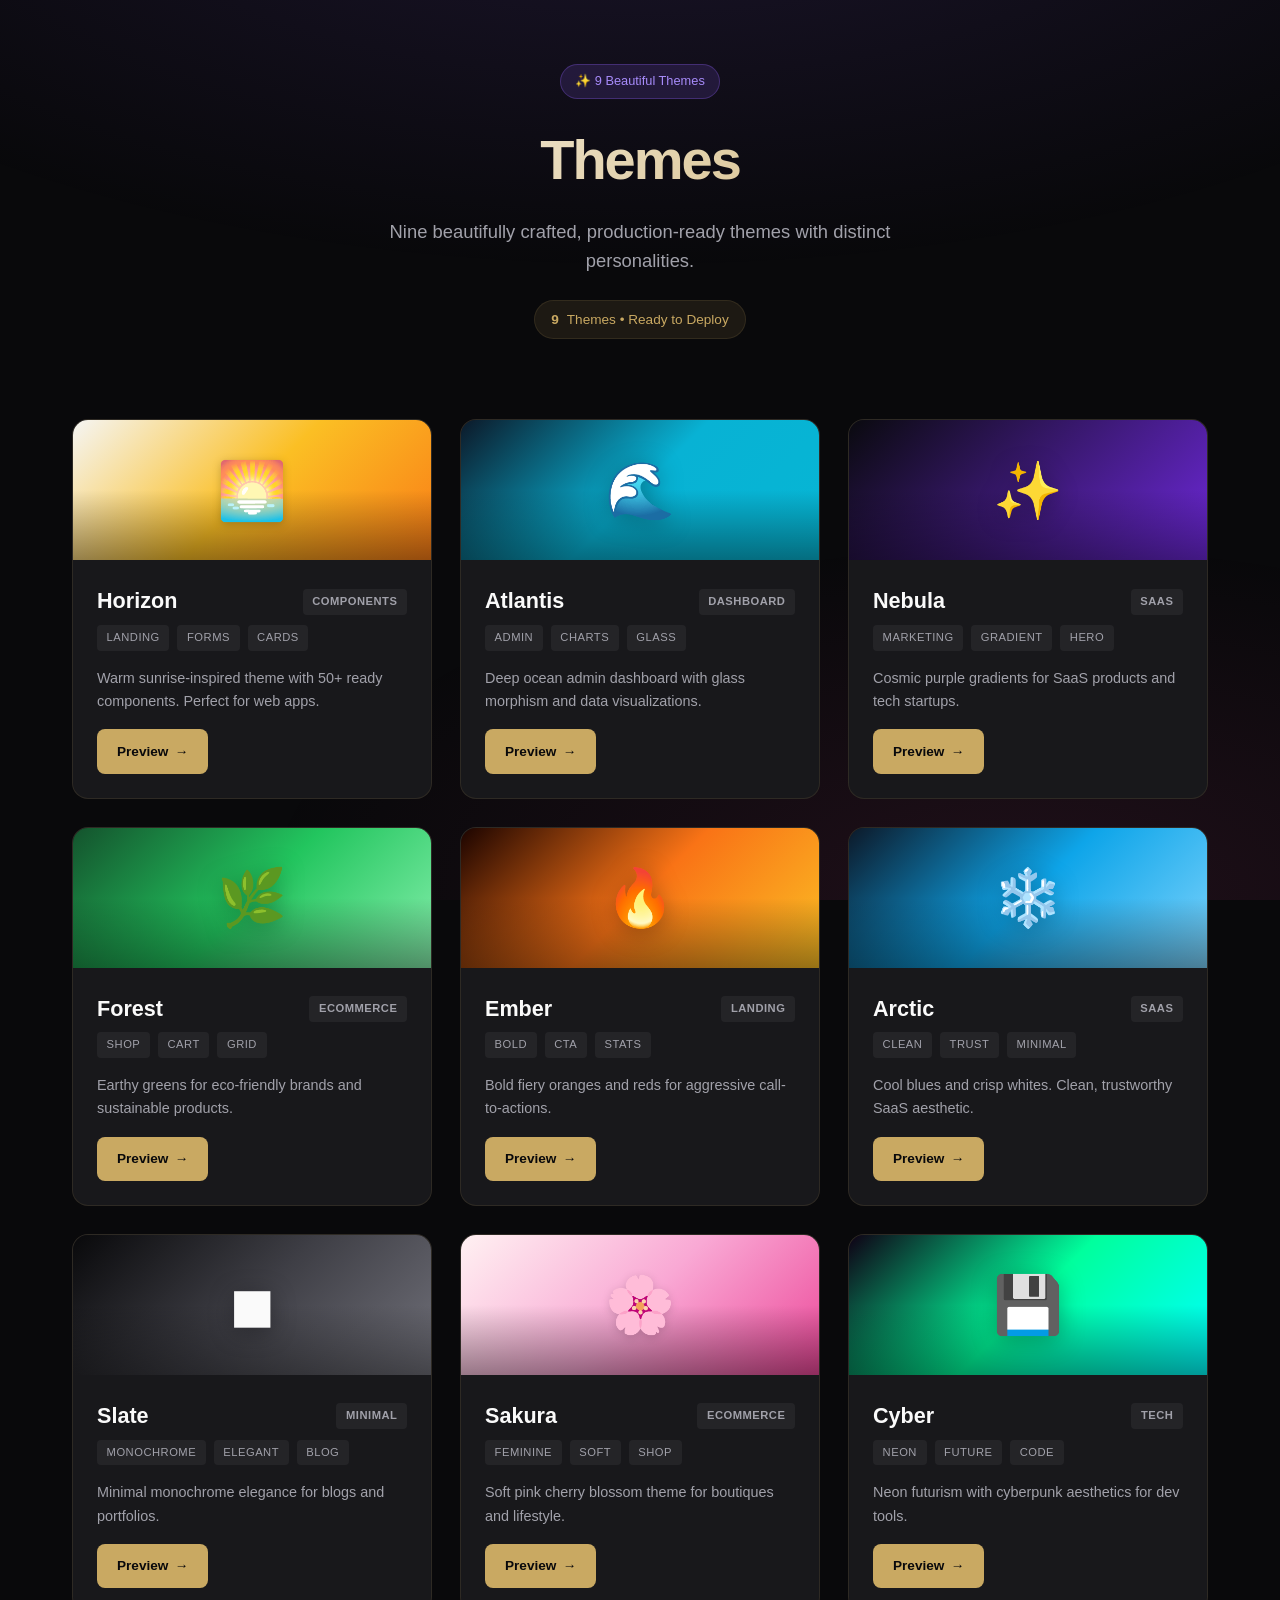
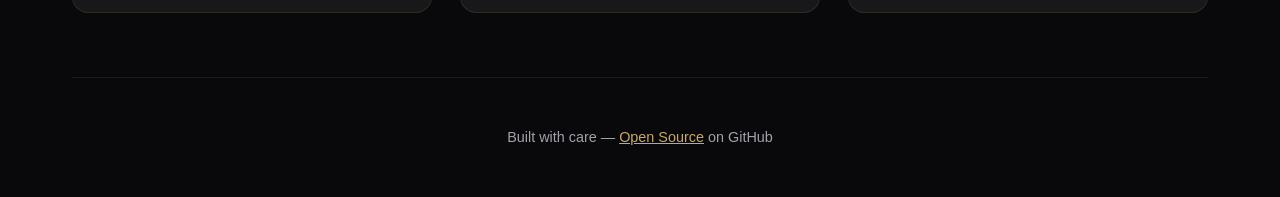
<file: index.html>
<!DOCTYPE html>
<html lang="en">
<head>
  <meta charset="UTF-8">
  <meta name="viewport" content="width=device-width, initial-scale=1.0">
  <title>Themes Collection — Beautiful, Production-Ready</title>
  <meta name="description" content="Nine beautifully crafted, production-ready themes with distinct personalities. Free and open source.">
  <style>
    :root {
      --bg-dark: #09090b;
      --bg-card: #18181b;
      --text: #fafafa;
      --text-muted: #a1a1aa;
      --accent: #c9a962;
      --border: rgba(201, 169, 98, 0.12);
    }
    
    * { margin: 0; padding: 0; box-sizing: border-box; }
    html { scroll-behavior: smooth; }
    
    /* Skip Link */
    .skip-link {
      position: absolute;
      top: -50px;
      left: 0;
      background: var(--accent);
      color: var(--bg-dark);
      padding: 0.75rem 1.25rem;
      z-index: 1000;
      text-decoration: none;
      font-weight: 600;
      border-radius: 0 0 0.5rem 0;
    }
    .skip-link:focus { top: 0; }
    
    /* Focus States */
    a:focus-visible, button:focus-visible {
      outline: 2px solid var(--accent);
      outline-offset: 3px;
    }
    
    body {
      font-family: -apple-system, BlinkMacSystemFont, 'Inter', sans-serif;
      background: var(--bg-dark);
      color: var(--text);
      min-height: 100vh;
      line-height: 1.6;
    }
    
    body::before {
      content: '';
      position: fixed;
      inset: 0;
      background: 
        radial-gradient(ellipse 80% 50% at 50% -20%, rgba(139, 92, 246, 0.15), transparent),
        radial-gradient(ellipse 60% 40% at 80% 100%, rgba(236, 72, 153, 0.1), transparent);
      pointer-events: none;
      z-index: -1;
    }
    
    .container { max-width: 1200px; margin: 0 auto; padding: 0 2rem; }
    header { padding: 4rem 0 2.5rem; text-align: center; }
    
    h1 {
      font-size: 3.5rem;
      font-weight: 800;
      letter-spacing: -2px;
      background: linear-gradient(135deg, #fff 0%, var(--accent) 100%);
      -webkit-background-clip: text;
      -webkit-text-fill-color: transparent;
      background-clip: text;
      margin-bottom: 0.75rem;
    }
    
    .subtitle { color: var(--text-muted); font-size: 1.15rem; max-width: 520px; margin: 0 auto; }
    .count-badge { display: inline-flex; align-items: center; gap: 0.5rem; padding: 0.5rem 1rem; background: rgba(201, 169, 98, 0.1); border: 1px solid var(--border); border-radius: 99px; font-size: 0.85rem; color: var(--accent); margin-top: 1.5rem; }
    .count-badge span { font-weight: 700; }
    
    .features { display: flex; justify-content: center; gap: 1.5rem; margin-top: 1rem; flex-wrap: wrap; }
    .feature { display: flex; align-items: center; gap: 0.4rem; color: var(--text-muted); font-size: 0.875rem; }
    .feature::before { content: '✓'; color: var(--accent); font-weight: 600; }
    
    .themes-grid { display: grid; grid-template-columns: repeat(auto-fill, minmax(340px, 1fr)); gap: 1.75rem; padding: 2.5rem 0 4rem; }
    
    .theme-card {
      background: var(--bg-card);
      border: 1px solid var(--border);
      border-radius: 1rem;
      overflow: hidden;
      transition: all 0.35s cubic-bezier(0.4, 0, 0.2, 1);
      text-decoration: none;
      color: inherit;
      display: block;
      position: relative;
    }
    
    .theme-card:hover { transform: translateY(-6px) scale(1.01); border-color: var(--accent); box-shadow: 0 20px 40px rgba(0, 0, 0, 0.4), 0 0 0 1px var(--accent), 0 0 60px rgba(201, 169, 98, 0.1); }
    .theme-card:focus-within { outline: 2px solid var(--accent); outline-offset: 3px; }
    
    .theme-preview { height: 140px; display: flex; align-items: center; justify-content: center; font-size: 3.5rem; position: relative; overflow: hidden; }
    .theme-preview::after { content: ''; position: absolute; inset: 0; background: linear-gradient(180deg, transparent 50%, rgba(0,0,0,0.4) 100%); }
    .preview-icon { position: relative; z-index: 1; filter: drop-shadow(0 4px 12px rgba(0,0,0,0.3)); }
    .theme-info { padding: 1.5rem; }
    .theme-info h3 { font-size: 1.35rem; font-weight: 700; margin-bottom: 0.4rem; display: flex; align-items: center; justify-content: space-between; }
    .theme-info p { color: var(--text-muted); font-size: 0.9rem; line-height: 1.6; margin-bottom: 1rem; }
    
    .tags { display: flex; gap: 0.5rem; flex-wrap: wrap; margin-bottom: 1rem; }
    .tag { font-size: 0.7rem; padding: 0.25rem 0.6rem; background: rgba(255,255,255,0.05); border-radius: 0.25rem; color: var(--text-muted); text-transform: uppercase; letter-spacing: 0.5px; }
    
    .btn { display: inline-flex; align-items: center; gap: 0.4rem; padding: 0.7rem 1.25rem; background: var(--accent); color: var(--bg-dark); text-decoration: none; border-radius: 0.5rem; font-weight: 600; font-size: 0.85rem; transition: all 0.2s; }
    .btn::after { content: '→'; transition: transform 0.2s; }
    .theme-card:hover .btn::after { transform: translateX(3px); }
    
    .hero-badge { display: inline-flex; align-items: center; gap: 0.5rem; background: rgba(139, 92, 246, 0.15); border: 1px solid rgba(139, 92, 246, 0.3); padding: 0.4rem 0.9rem; border-radius: 99px; font-size: 0.8rem; color: #a78bfa; margin-bottom: 1rem; }
    
    footer { padding: 3rem 0; border-top: 1px solid var(--border); text-align: center; }
    footer p { color: var(--text-muted); font-size: 0.9rem; }
    footer a { color: var(--accent); }
    
    .nebula { background: linear-gradient(135deg, #0a0a0f 0%, #6d28d9 100%); }
    .horizon { background: linear-gradient(135deg, #f5f5f4 0%, #fbbf24 50%, #f97c16 100%); }
    .horizon .preview-icon { filter: drop-shadow(0 2px 4px rgba(0,0,0,0.2)); }
    .atlantis { background: linear-gradient(135deg, #0c1929 0%, #08b2d4 50%, #06b6d4 100%); }
    .forest { background: linear-gradient(135deg, #14532d 0%, #22c55e 50%, #86efac 100%); }
    .ember { background: linear-gradient(135deg, #1c0400 0%, #f97316 50%, #fbbf24 100%); }
    .arctic { background: linear-gradient(135deg, #0c1929 0%, #0ea5e9 50%, #7dd3fc 100%); }
    .slate { background: linear-gradient(135deg, #09090b 0%, #3f3f46 50%, #71717a 100%); }
    .sakura { background: linear-gradient(135deg, #fff1f2 0%, #f9a8d4 50%, #ec4899 100%); }
    .sakura .preview-icon { filter: drop-shadow(0 2px 4px rgba(0,0,0,0.15)); }
    .cyber { background: linear-gradient(135deg, #0f0014 0%, #00ff9d 50%, #00ffff 100%); }
    
    @media (max-width: 768px) { 
      h1 { font-size: 2.5rem; } 
      .themes-grid { grid-template-columns: 1fr; } 
      .container { padding: 0 1.25rem; }
      header { padding: 3rem 0 2rem; }
      .features { gap: 1rem; }
    }
    
    @media (prefers-reduced-motion: reduce) {
      *, *::before, *::after {
        animation-duration: 0.01ms !important;
        transition-duration: 0.01ms !important;
      }
    }
  </style>
</head>
<body>
  <a href="#main" class="skip-link">Skip to main content</a>
  <div class="container" id="main">
    <header>
      <div class="hero-badge">✨ 9 Beautiful Themes</div>
      <h1>Themes</h1>
      <p class="subtitle">Nine beautifully crafted, production-ready themes with distinct personalities.</p>
      <div class="count-badge"><span>9</span> Themes • Ready to Deploy</div>
    </header>
    <div class="themes-grid">
      <a href="horizon/" class="theme-card"><div class="theme-preview horizon"><span class="preview-icon">🌅</span></div><div class="theme-info"><h3>Horizon <span class="tag">Components</span></h3><div class="tags"><span class="tag">Landing</span><span class="tag">Forms</span><span class="tag">Cards</span></div><p>Warm sunrise-inspired theme with 50+ ready components. Perfect for web apps.</p><span class="btn">Preview</span></div></a>
      <a href="atlantis/" class="theme-card"><div class="theme-preview atlantis"><span class="preview-icon">🌊</span></div><div class="theme-info"><h3>Atlantis <span class="tag">Dashboard</span></h3><div class="tags"><span class="tag">Admin</span><span class="tag">Charts</span><span class="tag">Glass</span></div><p>Deep ocean admin dashboard with glass morphism and data visualizations.</p><span class="btn">Preview</span></div></a>
      <a href="nebula/" class="theme-card"><div class="theme-preview nebula"><span class="preview-icon">✨</span></div><div class="theme-info"><h3>Nebula <span class="tag">SaaS</span></h3><div class="tags"><span class="tag">Marketing</span><span class="tag">Gradient</span><span class="tag">Hero</span></div><p>Cosmic purple gradients for SaaS products and tech startups.</p><span class="btn">Preview</span></div></a>
      <a href="forest/" class="theme-card"><div class="theme-preview forest"><span class="preview-icon">🌿</span></div><div class="theme-info"><h3>Forest <span class="tag">Ecommerce</span></h3><div class="tags"><span class="tag">Shop</span><span class="tag">Cart</span><span class="tag">Grid</span></div><p>Earthy greens for eco-friendly brands and sustainable products.</p><span class="btn">Preview</span></div></a>
      <a href="ember/" class="theme-card"><div class="theme-preview ember"><span class="preview-icon">🔥</span></div><div class="theme-info"><h3>Ember <span class="tag">Landing</span></h3><div class="tags"><span class="tag">Bold</span><span class="tag">CTA</span><span class="tag">Stats</span></div><p>Bold fiery oranges and reds for aggressive call-to-actions.</p><span class="btn">Preview</span></div></a>
      <a href="arctic/" class="theme-card"><div class="theme-preview arctic"><span class="preview-icon">❄️</span></div><div class="theme-info"><h3>Arctic <span class="tag">SaaS</span></h3><div class="tags"><span class="tag">Clean</span><span class="tag">Trust</span><span class="tag">Minimal</span></div><p>Cool blues and crisp whites. Clean, trustworthy SaaS aesthetic.</p><span class="btn">Preview</span></div></a>
      <a href="slate/" class="theme-card"><div class="theme-preview slate"><span class="preview-icon">◼</span></div><div class="theme-info"><h3>Slate <span class="tag">Minimal</span></h3><div class="tags"><span class="tag">Monochrome</span><span class="tag">Elegant</span><span class="tag">Blog</span></div><p>Minimal monochrome elegance for blogs and portfolios.</p><span class="btn">Preview</span></div></a>
      <a href="sakura/" class="theme-card"><div class="theme-preview sakura"><span class="preview-icon">🌸</span></div><div class="theme-info"><h3>Sakura <span class="tag">Ecommerce</span></h3><div class="tags"><span class="tag">Feminine</span><span class="tag">Soft</span><span class="tag">Shop</span></div><p>Soft pink cherry blossom theme for boutiques and lifestyle.</p><span class="btn">Preview</span></div></a>
      <a href="cyber/" class="theme-card"><div class="theme-preview cyber"><span class="preview-icon">💾</span></div><div class="theme-info"><h3>Cyber <span class="tag">Tech</span></h3><div class="tags"><span class="tag">Neon</span><span class="tag">Future</span><span class="tag">Code</span></div><p>Neon futurism with cyberpunk aesthetics for dev tools.</p><span class="btn">Preview</span></div></a>
    </div>
    <footer><p>Built with care — <a href="https://github.com/squiskyy/themes">Open Source</a> on GitHub</p></footer>
  </div>
</body>
</html>
</file>
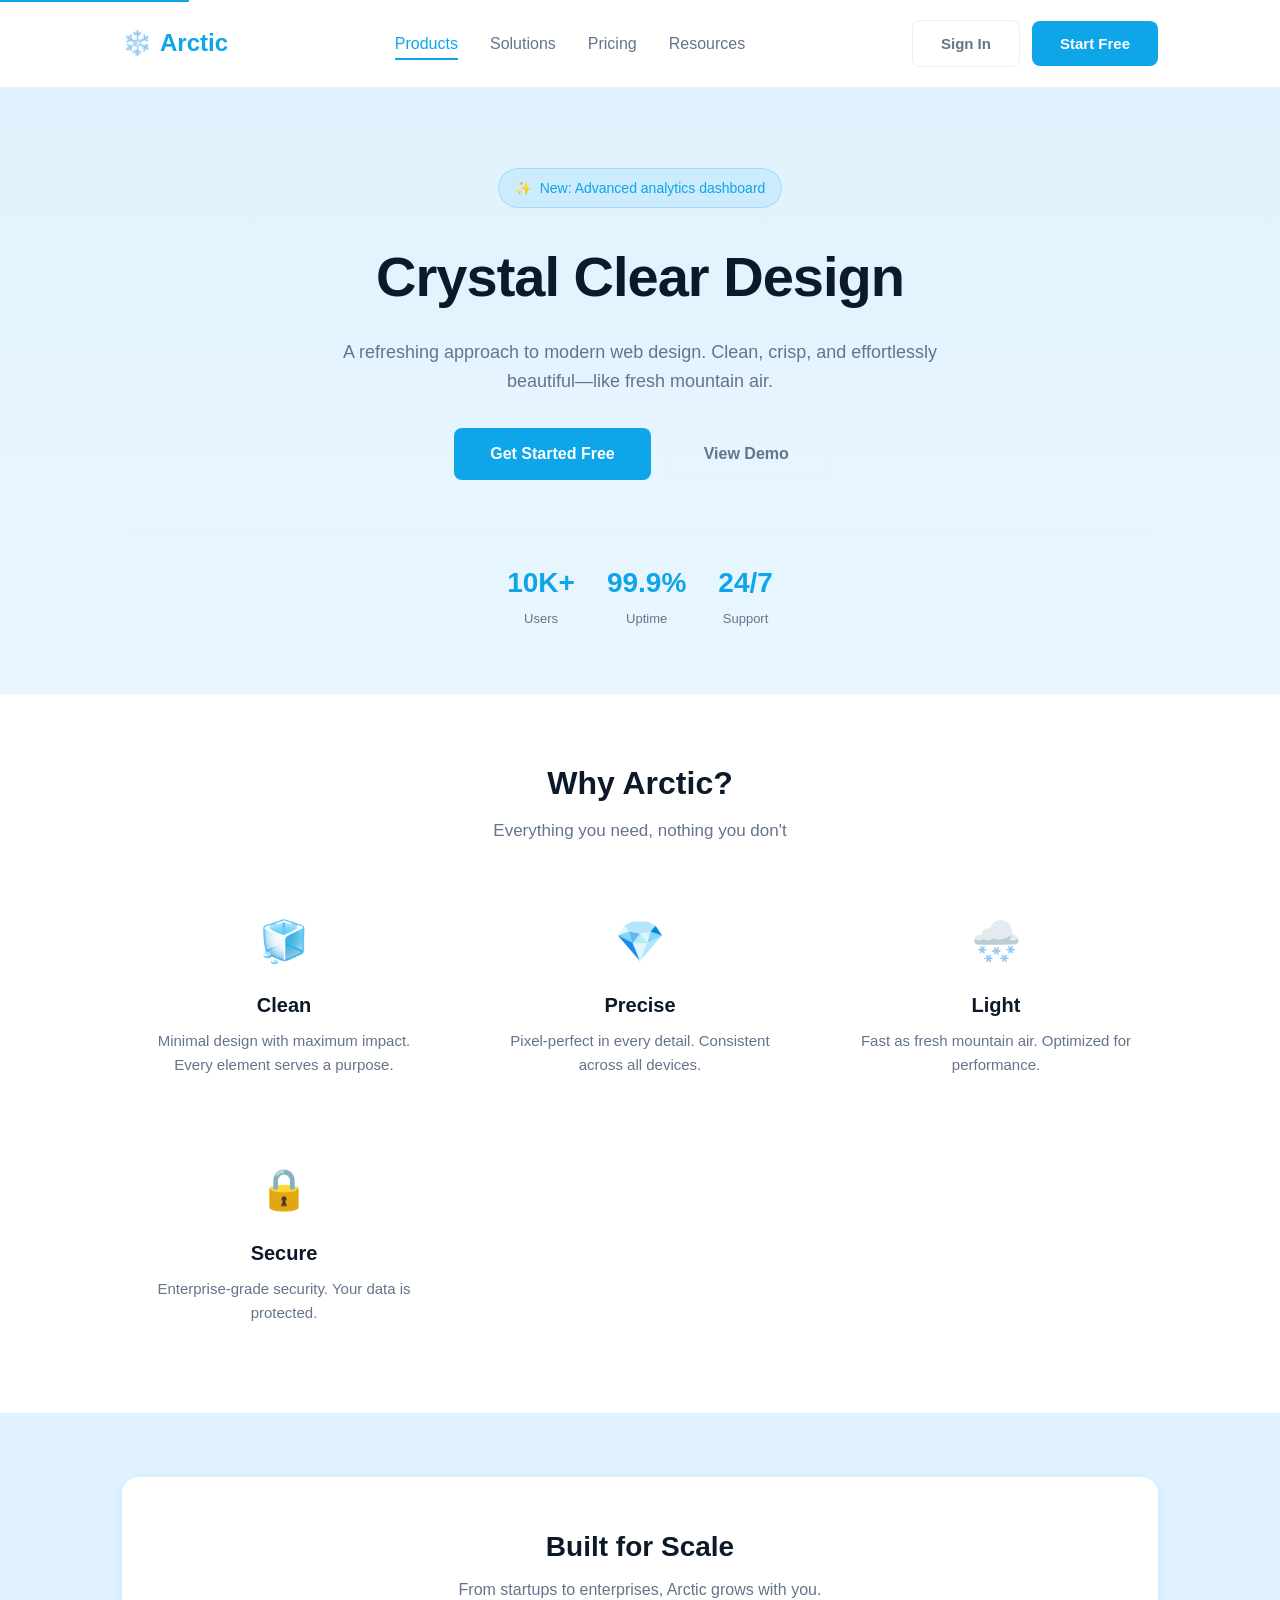
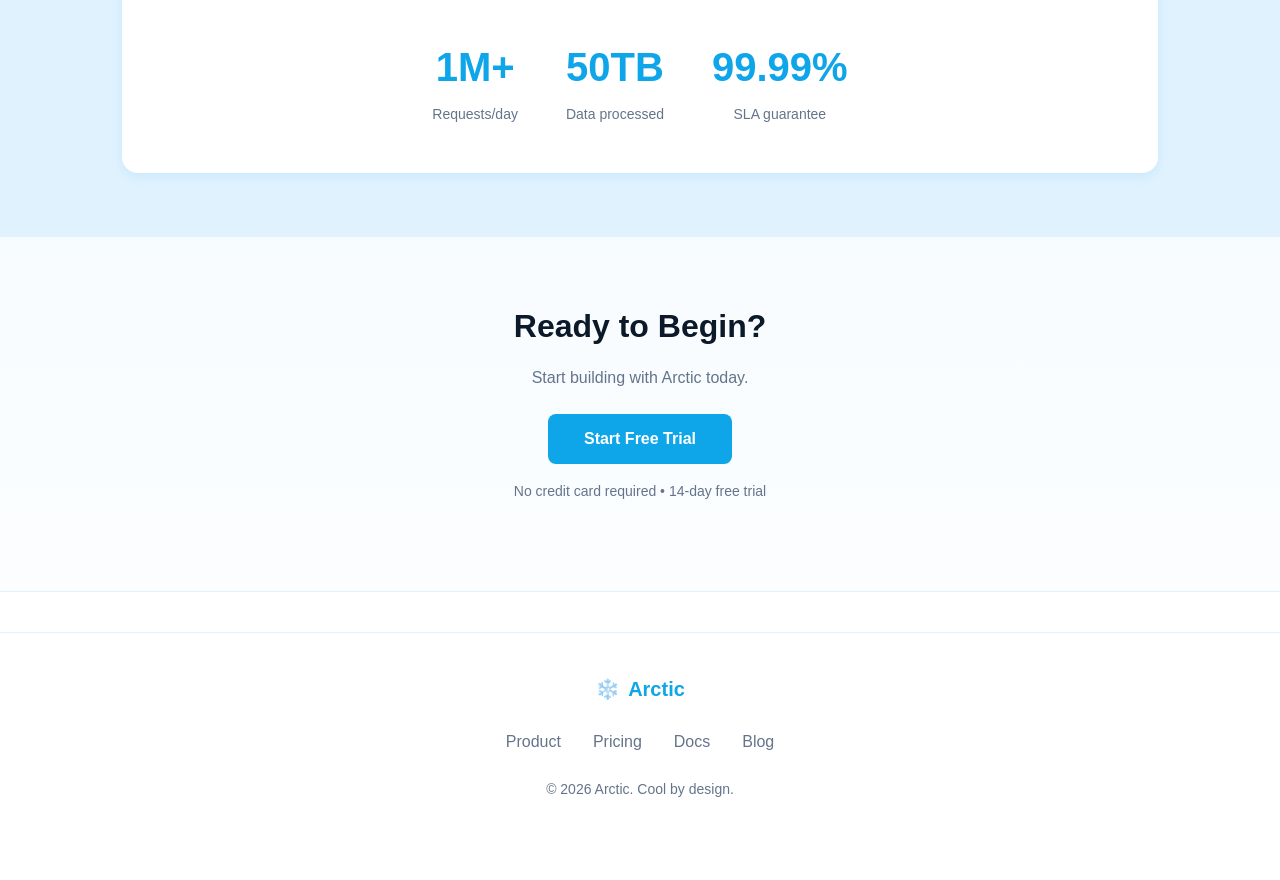
<file: arctic/index.html>
<!DOCTYPE html>
<html lang="en">
<head>
  <meta charset="UTF-8">
  <meta name="viewport" content="width=device-width, initial-scale=1.0">
  <title>Arctic — Crystal Clear Design</title>
  <link rel="stylesheet" href="css/styles.css">
</head>
<body>
  <a href="#main" class="skip-link">Skip to main content</a>
  
  <nav class="nav">
    <div class="container nav-content">
      <div class="logo">
        <span>❄️</span>
        <span>Arctic</span>
      </div>
      <div class="nav-links">
        <a href="#" class="active">Products</a>
        <a href="#">Solutions</a>
        <a href="#">Pricing</a>
        <a href="#">Resources</a>
      </div>
      <div class="nav-actions">
        <button class="btn btn-ghost">Sign In</button>
        <button class="btn btn-primary">Start Free</button>
      </div>
    </div>
  </nav>

  <main id="main">
    <!-- Hero -->
    <section class="hero">
      <div class="container">
        <div class="hero-badge">
          <span>✨</span>
          <span>New: Advanced analytics dashboard</span>
        </div>
        <h1>Crystal Clear Design</h1>
        <p>A refreshing approach to modern web design. Clean, crisp, and effortlessly beautiful—like fresh mountain air.</p>
        <div class="hero-actions">
          <button class="btn btn-primary btn-lg">Get Started Free</button>
          <button class="btn btn-ghost btn-lg">View Demo</button>
        </div>
        <div class="hero-trust">
          <div class="trust-item">
            <div class="trust-num">10K+</div>
            <div class="trust-label">Users</div>
          </div>
          <div class="trust-item">
            <div class="trust-num">99.9%</div>
            <div class="trust-label">Uptime</div>
          </div>
          <div class="trust-item">
            <div class="trust-num">24/7</div>
            <div class="trust-label">Support</div>
          </div>
        </div>
      </div>
    </section>

    <!-- Features -->
    <section class="features">
      <div class="container">
        <div class="section-header">
          <h2>Why Arctic?</h2>
          <p>Everything you need, nothing you don't</p>
        </div>
        <div class="feature-grid">
          <div class="feature">
            <div class="feature-icon">🧊</div>
            <h3>Clean</h3>
            <p>Minimal design with maximum impact. Every element serves a purpose.</p>
          </div>
          <div class="feature">
            <div class="feature-icon">💎</div>
            <h3>Precise</h3>
            <p>Pixel-perfect in every detail. Consistent across all devices.</p>
          </div>
          <div class="feature">
            <div class="feature-icon">🌨️</div>
            <h3>Light</h3>
            <p>Fast as fresh mountain air. Optimized for performance.</p>
          </div>
          <div class="feature">
            <div class="feature-icon">🔒</div>
            <h3>Secure</h3>
            <p>Enterprise-grade security. Your data is protected.</p>
          </div>
        </div>
      </div>
    </section>

    <!-- Stats -->
    <section class="stats-section">
      <div class="container">
        <div class="stat-card">
          <h3>Built for Scale</h3>
          <p>From startups to enterprises, Arctic grows with you.</p>
          <div class="stat-highlights">
            <div class="stat-highlight">
              <div class="stat-num">1M+</div>
              <div class="stat-label">Requests/day</div>
            </div>
            <div class="stat-highlight">
              <div class="stat-num">50TB</div>
              <div class="stat-label">Data processed</div>
            </div>
            <div class="stat-highlight">
              <div class="stat-num">99.99%</div>
              <div class="stat-label">SLA guarantee</div>
            </div>
          </div>
        </div>
      </div>
    </section>

    <!-- CTA -->
    <section class="cta">
      <div class="container">
        <h2>Ready to Begin?</h2>
        <p>Start building with Arctic today.</p>
        <button class="btn btn-primary btn-lg">Start Free Trial</button>
        <p class="cta-note">No credit card required • 14-day free trial</p>
      </div>
    </section>
  </main>

  <footer>

  <footer>
    <div class="container">
      <div class="footer-content">
        <div class="footer-brand">
          <span>❄️</span>
          <span>Arctic</span>
        </div>
        <div class="footer-links">
          <a href="#">Product</a>
          <a href="#">Pricing</a>
          <a href="#">Docs</a>
          <a href="#">Blog</a>
        </div>
        <p class="copyright">© 2026 Arctic. Cool by design.</p>
      </div>
    </div>
  </footer>
</body>
</html>
</file>
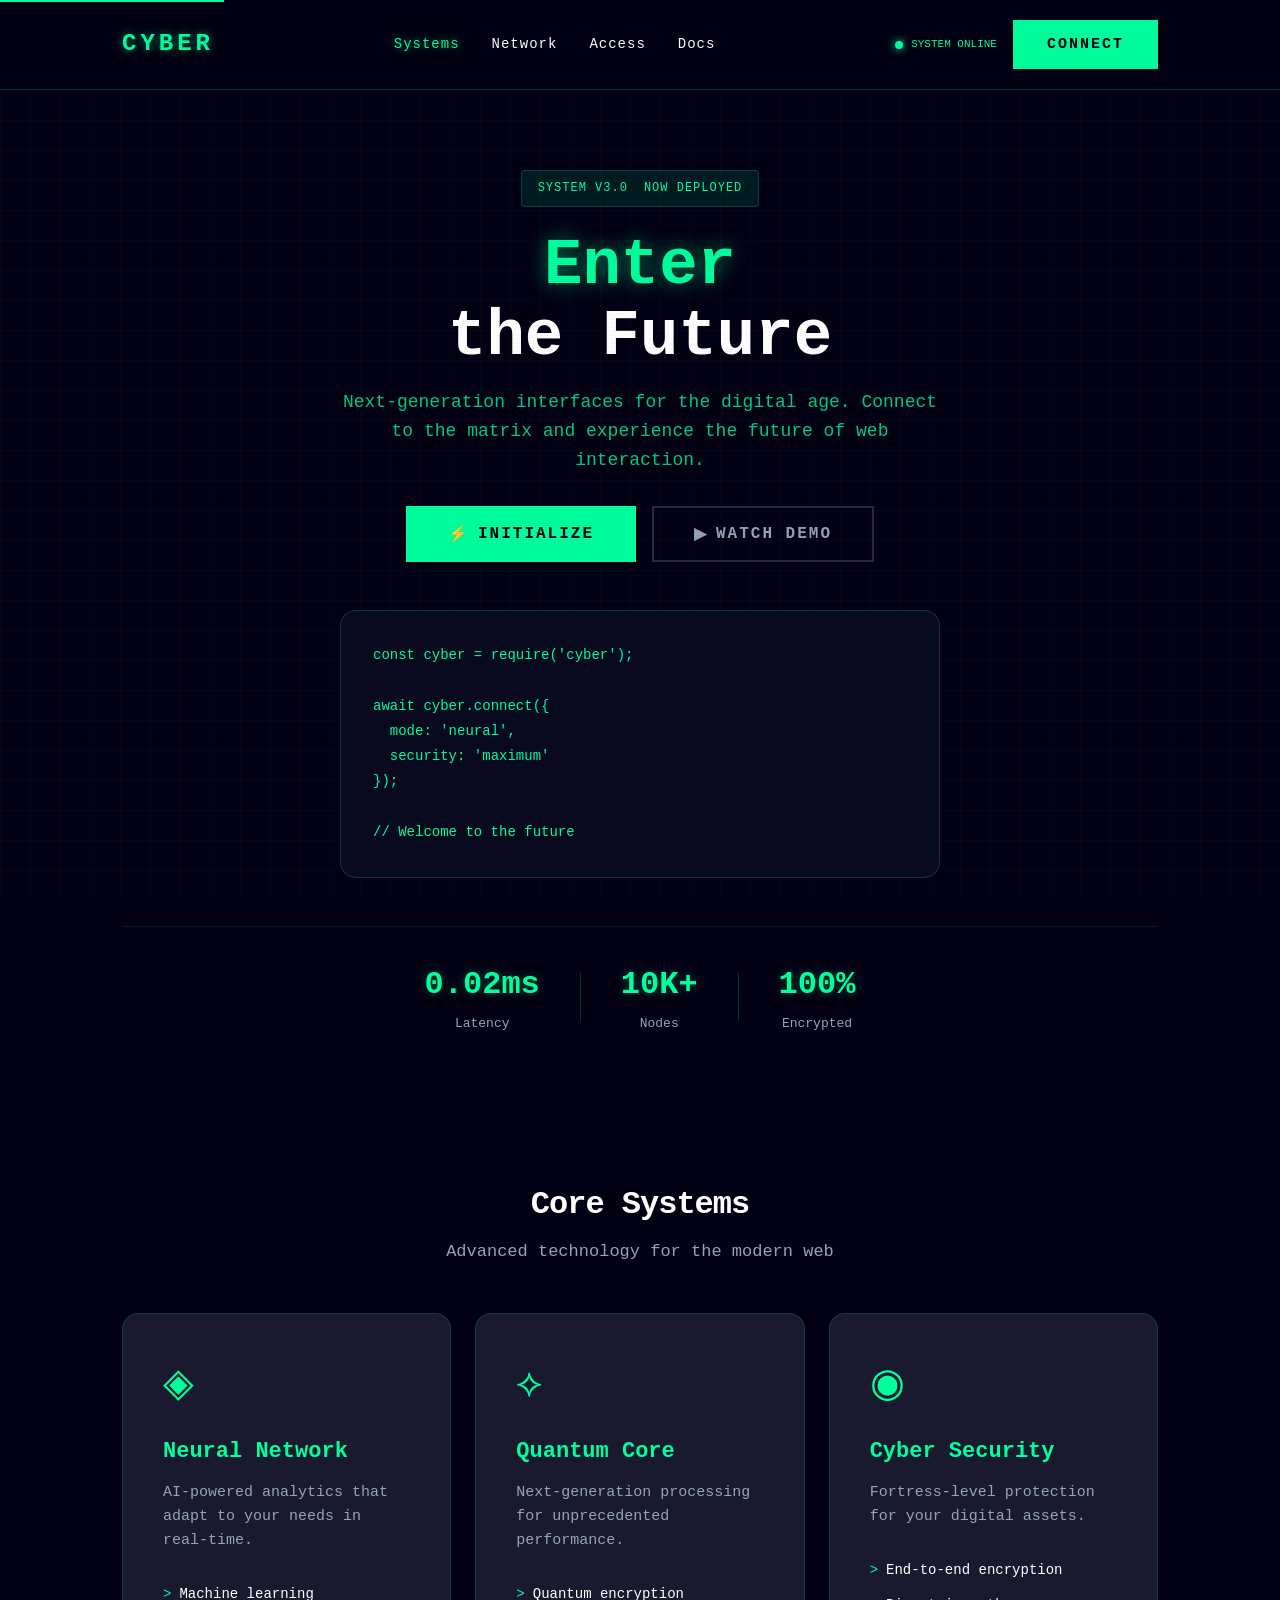
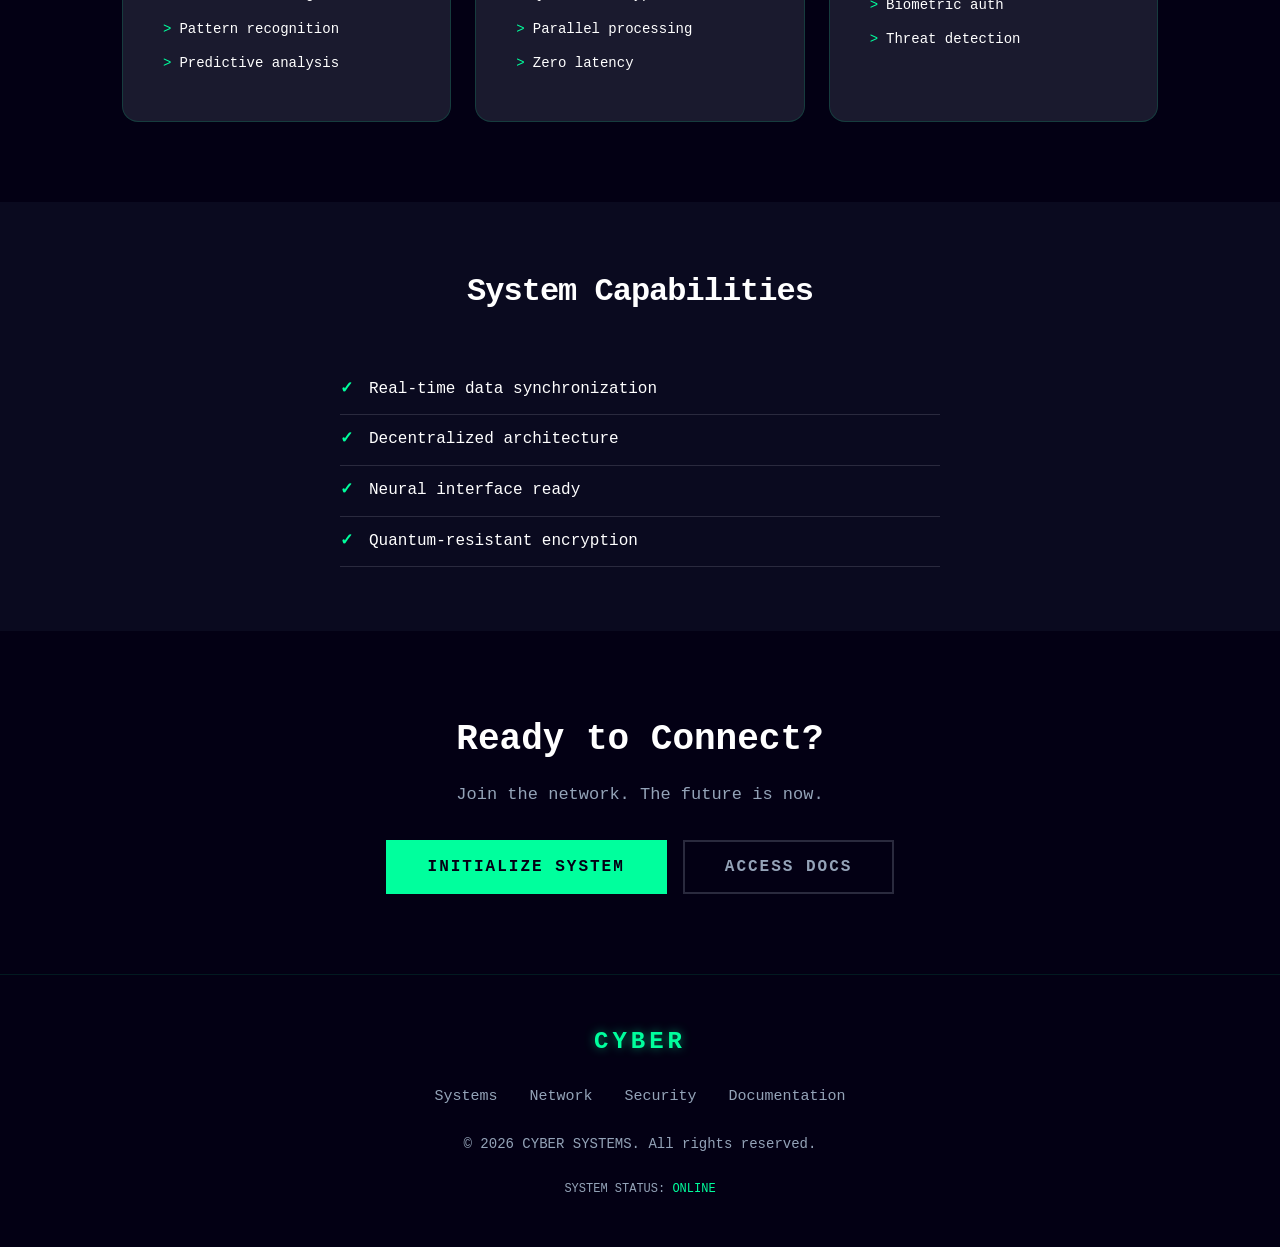
<file: cyber/index.html>
<!DOCTYPE html>
<html lang="en">
<head>
  <meta charset="UTF-8">
  <meta name="viewport" content="width=device-width, initial-scale=1.0">
  <title>Cyber — Enter the Future</title>
  <link rel="stylesheet" href="css/styles.css">
</head>
<body>
  <a href="#main" class="skip-link">Skip to main content</a>
  
  <div class="grid-bg"></div>
  <div class="scanlines"></div>
  
  <nav class="nav">
    <div class="container nav-content">
      <div class="logo">CYBER</div>
      <div class="nav-links">
        <a href="#" class="active">Systems</a>
        <a href="#">Network</a>
        <a href="#">Access</a>
        <a href="#">Docs</a>
      </div>
      <div class="nav-actions">
        <span class="status-indicator">
          <span class="status-dot"></span>
          <span>SYSTEM ONLINE</span>
        </span>
        <button class="btn btn-primary">CONNECT</button>
      </div>
    </div>
  </nav>

  <main id="main">
    <!-- Hero -->
    <section class="hero">
      <div class="container">
        <div class="hero-badge">
          <span class="glitch">SYSTEM v3.0</span>
          <span>NOW DEPLOYED</span>
        </div>
        <h1>
          <span class="neon">Enter</span>
          <br>the Future
        </h1>
        <p>Next-generation interfaces for the digital age. Connect to the matrix and experience the future of web interaction.</p>
        <div class="hero-actions">
          <button class="btn btn-primary btn-lg">
            <span>⚡</span> Initialize
          </button>
          <button class="btn btn-ghost btn-lg">
            <span>▶</span> Watch Demo
          </button>
        </div>
        <div class="hero-code">
          <pre><code><span class="keyword">const</span> cyber = <span class="function">require</span>(<span class="string">'cyber'</span>);

<span class="keyword">await</span> cyber.<span class="function">connect</span>({
  mode: <span class="string">'neural'</span>,
  security: <span class="string">'maximum'</span>
});

<span class="comment">// Welcome to the future</span></code></pre>
        </div>
        <div class="hero-stats">
          <div class="stat">
            <div class="stat-num">0.02ms</div>
            <div class="stat-label">Latency</div>
          </div>
          <div class="stat-divider"></div>
          <div class="stat">
            <div class="stat-num">10K+</div>
            <div class="stat-label">Nodes</div>
          </div>
          <div class="stat-divider"></div>
          <div class="stat">
            <div class="stat-num">100%</div>
            <div class="stat-label">Encrypted</div>
          </div>
        </div>
      </div>
    </section>

    <!-- Systems -->
    <section class="systems">
      <div class="container">
        <div class="section-header">
          <h2>Core Systems</h2>
          <p>Advanced technology for the modern web</p>
        </div>
        <div class="systems-grid">
          <div class="system-card">
            <div class="system-icon">◈</div>
            <h3>Neural Network</h3>
            <p>AI-powered analytics that adapt to your needs in real-time.</p>
            <ul class="system-features">
              <li>Machine learning</li>
              <li>Pattern recognition</li>
              <li>Predictive analysis</li>
            </ul>
          </div>
          <div class="system-card">
            <div class="system-icon">⟡</div>
            <h3>Quantum Core</h3>
            <p>Next-generation processing for unprecedented performance.</p>
            <ul class="system-features">
              <li>Quantum encryption</li>
              <li>Parallel processing</li>
              <li>Zero latency</li>
            </ul>
          </div>
          <div class="system-card">
            <div class="system-icon">◉</div>
            <h3>Cyber Security</h3>
            <p>Fortress-level protection for your digital assets.</p>
            <ul class="system-features">
              <li>End-to-end encryption</li>
              <li>Biometric auth</li>
              <li>Threat detection</li>
            </ul>
          </div>
        </div>
      </div>
    </section>

    <!-- Features -->
    <section class="features">
      <div class="container">
        <div class="section-header">
          <h2>System Capabilities</h2>
        </div>
        <div class="features-list">
          <div class="feature-item">
            <span class="feature-check">✓</span>
            <span>Real-time data synchronization</span>
          </div>
          <div class="feature-item">
            <span class="feature-check">✓</span>
            <span>Decentralized architecture</span>
          </div>
          <div class="feature-item">
            <span class="feature-check">✓</span>
            <span>Neural interface ready</span>
          </div>
          <div class="feature-item">
            <span class="feature-check">✓</span>
            <span>Quantum-resistant encryption</span>
          </div>
        </div>
      </div>
    </section>

    <!-- CTA -->
    <section class="cta">
      <div class="container">
        <h2>Ready to Connect?</h2>
        <p>Join the network. The future is now.</p>
        <div class="cta-actions">
          <button class="btn btn-primary btn-lg">Initialize System</button>
          <button class="btn btn-ghost btn-lg">Access Docs</button>
        </div>
      </div>
    </section>
  </main>

  <footer>
    <div class="container">
      <div class="footer-content">
        <div class="footer-brand">CYBER</div>
        <div class="footer-links">
          <a href="#">Systems</a>
          <a href="#">Network</a>
          <a href="#">Security</a>
          <a href="#">Documentation</a>
        </div>
        <p class="copyright">© 2026 CYBER SYSTEMS. All rights reserved.</p>
        <p class="system-status">SYSTEM STATUS: <span class="status-online">ONLINE</span></p>
      </div>
    </div>
  </footer>
</body>
</html>
</file>
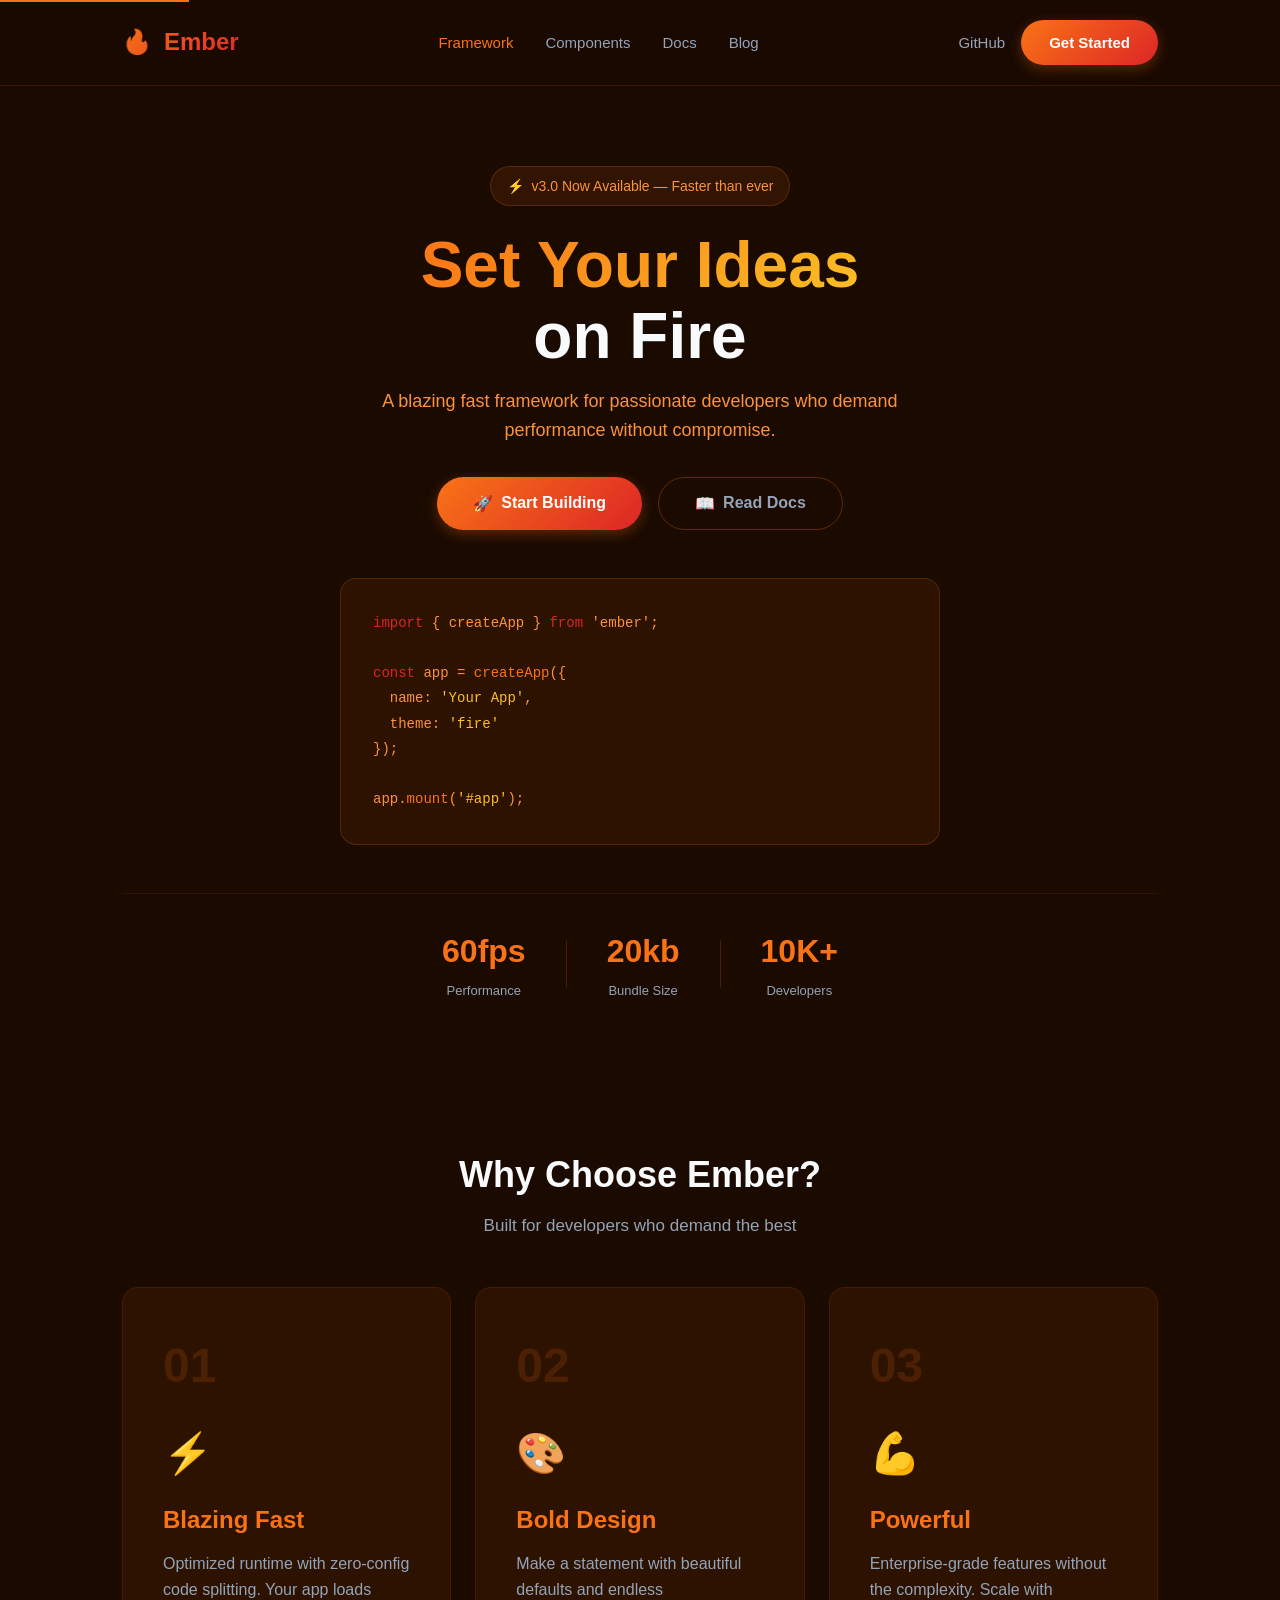
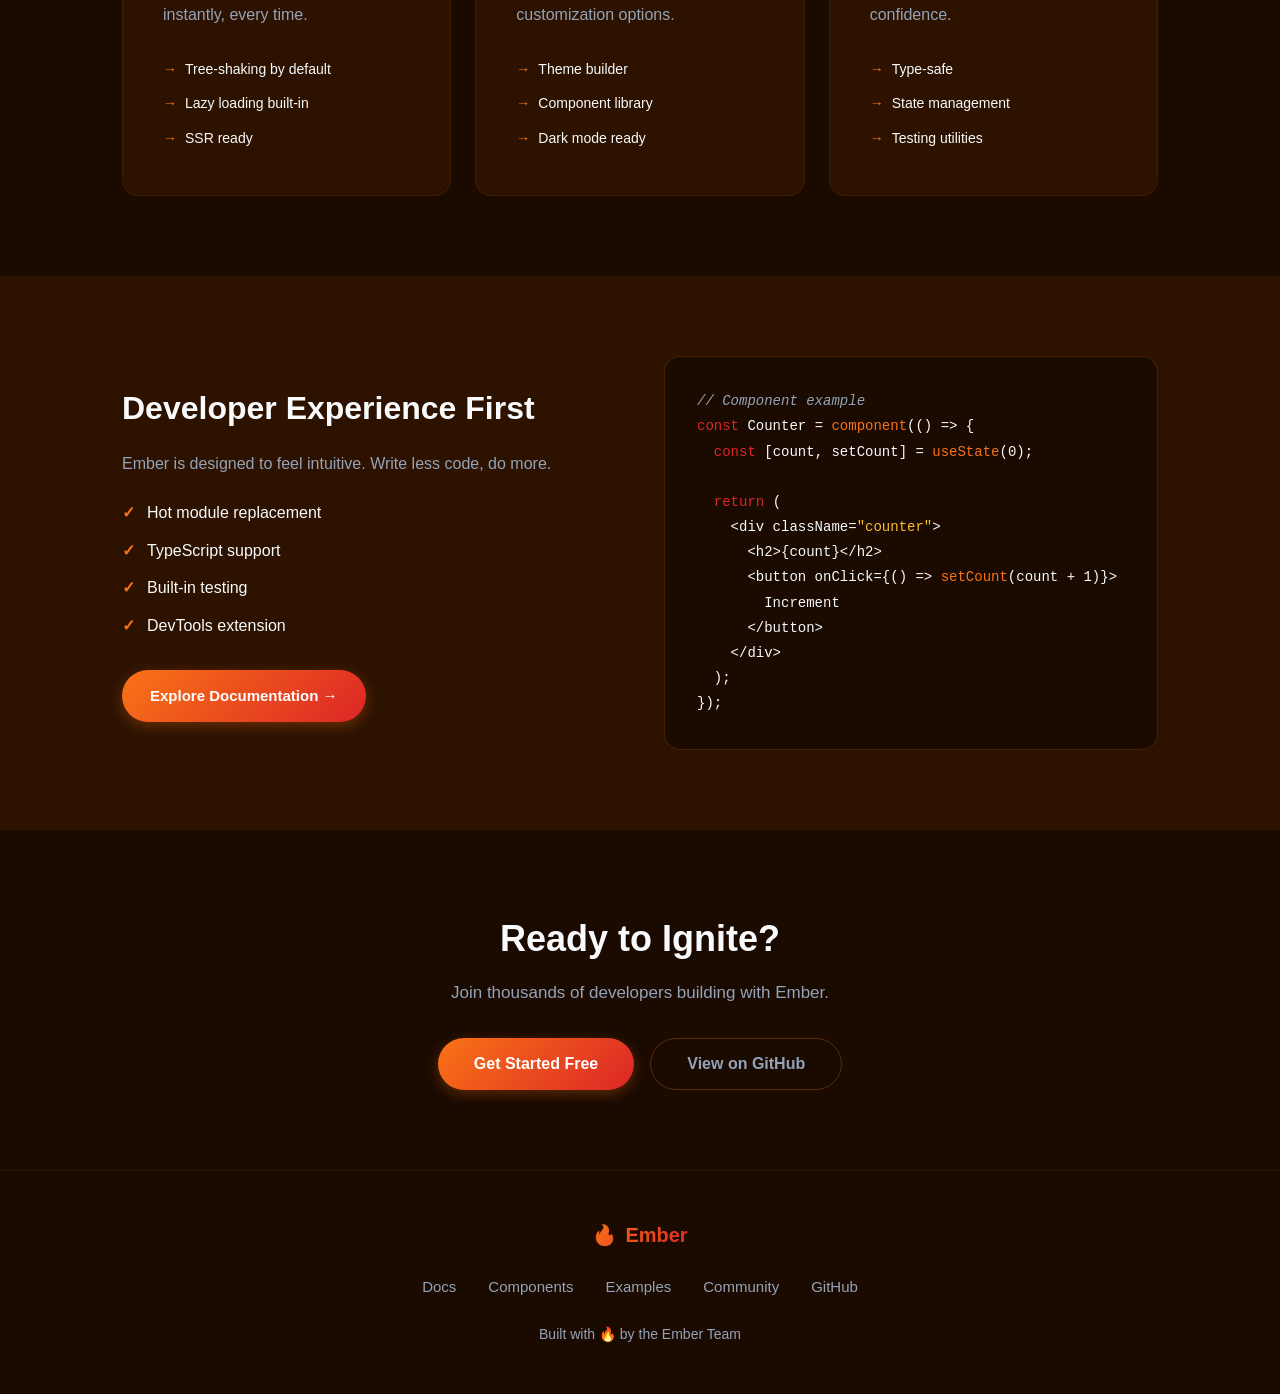
<file: ember/index.html>
<!DOCTYPE html>
<html lang="en">
<head>
  <meta charset="UTF-8">
  <meta name="viewport" content="width=device-width, initial-scale=1.0">
  <title>Ember — Ignite Your Creativity</title>
  <link rel="stylesheet" href="css/styles.css">
</head>
<body>
  <a href="#main" class="skip-link">Skip to main content</a>
  
  <div class="fireflies"></div>
  
  <nav class="nav">
    <div class="container nav-content">
      <div class="logo">
        <span class="logo-icon">🔥</span>
        <span>Ember</span>
      </div>
      <div class="nav-links">
        <a href="#" class="active">Framework</a>
        <a href="#">Components</a>
        <a href="#">Docs</a>
        <a href="#">Blog</a>
      </div>
      <div class="nav-actions">
        <a href="#" class="nav-link">GitHub</a>
        <button class="btn btn-primary">Get Started</button>
      </div>
    </div>
  </nav>

  <main id="main">
    <!-- Hero -->
    <section class="hero">
      <div class="container">
        <div class="hero-badge">
          <span>⚡</span>
          <span>v3.0 Now Available — Faster than ever</span>
        </div>
        <h1>
          <span class="gradient-text">Set Your Ideas</span>
          <br>on Fire
        </h1>
        <p>A blazing fast framework for passionate developers who demand performance without compromise.</p>
        <div class="hero-actions">
          <button class="btn btn-primary btn-lg">
            <span>🚀</span> Start Building
          </button>
          <button class="btn btn-ghost btn-lg">
            <span>📖</span> Read Docs
          </button>
        </div>
        <div class="hero-code">
          <pre><code><span class="keyword">import</span> { createApp } <span class="keyword">from</span> 'ember';

<span class="keyword">const</span> app = <span class="function">createApp</span>({
  name: <span class="string">'Your App'</span>,
  theme: <span class="string">'fire'</span>
});

app.<span class="function">mount</span>(<span class="string">'#app'</span>);</code></pre>
        </div>
        <div class="hero-stats">
          <div class="stat">
            <div class="stat-num">60fps</div>
            <div class="stat-label">Performance</div>
          </div>
          <div class="stat-divider"></div>
          <div class="stat">
            <div class="stat-num">20kb</div>
            <div class="stat-label">Bundle Size</div>
          </div>
          <div class="stat-divider"></div>
          <div class="stat">
            <div class="stat-num">10K+</div>
            <div class="stat-label">Developers</div>
          </div>
        </div>
      </div>
    </section>

    <!-- Features -->
    <section class="showcase">
      <div class="container">
        <div class="section-header">
          <h2>Why Choose Ember?</h2>
          <p>Built for developers who demand the best</p>
        </div>
        <div class="showcase-grid">
          <div class="showcase-item">
            <div class="showcase-num">01</div>
            <div class="showcase-icon">⚡</div>
            <h3>Blazing Fast</h3>
            <p>Optimized runtime with zero-config code splitting. Your app loads instantly, every time.</p>
            <ul class="feature-list">
              <li>Tree-shaking by default</li>
              <li>Lazy loading built-in</li>
              <li>SSR ready</li>
            </ul>
          </div>
          <div class="showcase-item">
            <div class="showcase-num">02</div>
            <div class="showcase-icon">🎨</div>
            <h3>Bold Design</h3>
            <p>Make a statement with beautiful defaults and endless customization options.</p>
            <ul class="feature-list">
              <li>Theme builder</li>
              <li>Component library</li>
              <li>Dark mode ready</li>
            </ul>
          </div>
          <div class="showcase-item">
            <div class="showcase-num">03</div>
            <div class="showcase-icon">💪</div>
            <h3>Powerful</h3>
            <p>Enterprise-grade features without the complexity. Scale with confidence.</p>
            <ul class="feature-list">
              <li>Type-safe</li>
              <li>State management</li>
              <li>Testing utilities</li>
            </ul>
          </div>
        </div>
      </div>
    </section>

    <!-- Code Section -->
    <section class="code-section">
      <div class="container">
        <div class="code-content">
          <div class="code-text">
            <h2>Developer Experience First</h2>
            <p>Ember is designed to feel intuitive. Write less code, do more.</p>
            <div class="code-features">
              <div class="code-feature">
                <span class="feature-check">✓</span>
                <span>Hot module replacement</span>
              </div>
              <div class="code-feature">
                <span class="feature-check">✓</span>
                <span>TypeScript support</span>
              </div>
              <div class="code-feature">
                <span class="feature-check">✓</span>
                <span>Built-in testing</span>
              </div>
              <div class="code-feature">
                <span class="feature-check">✓</span>
                <span>DevTools extension</span>
              </div>
            </div>
            <a href="#" class="btn btn-primary">Explore Documentation →</a>
          </div>
          <div class="code-block">
            <pre><code><span class="comment">// Component example</span>
<span class="keyword">const</span> Counter = <span class="function">component</span>(() => {
  <span class="keyword">const</span> [count, setCount] = <span class="function">useState</span>(0);
  
  <span class="keyword">return</span> (
    &lt;div className=<span class="string">"counter"</span>&gt;
      &lt;h2&gt;{count}&lt;/h2&gt;
      &lt;button onClick={() => <span class="function">setCount</span>(count + 1)}&gt;
        Increment
      &lt;/button&gt;
    &lt;/div&gt;
  );
});</code></pre>
          </div>
        </div>
      </div>
    </section>

    <!-- CTA -->
    <section class="cta">
      <div class="container">
        <h2>Ready to Ignite?</h2>
        <p>Join thousands of developers building with Ember.</p>
        <div class="cta-actions">
          <button class="btn btn-primary btn-lg">Get Started Free</button>
          <button class="btn btn-ghost btn-lg">View on GitHub</button>
        </div>
      </div>
    </section>
  </main>

  <footer>
    <div class="container">
      <div class="footer-content">
        <div class="footer-brand">
          <span class="logo-icon">🔥</span>
          <span>Ember</span>
        </div>
        <div class="footer-links">
          <a href="#">Docs</a>
          <a href="#">Components</a>
          <a href="#">Examples</a>
          <a href="#">Community</a>
          <a href="#">GitHub</a>
        </div>
        <p class="copyright">Built with 🔥 by the Ember Team</p>
      </div>
    </div>
  </footer>
</body>
</html>
</file>
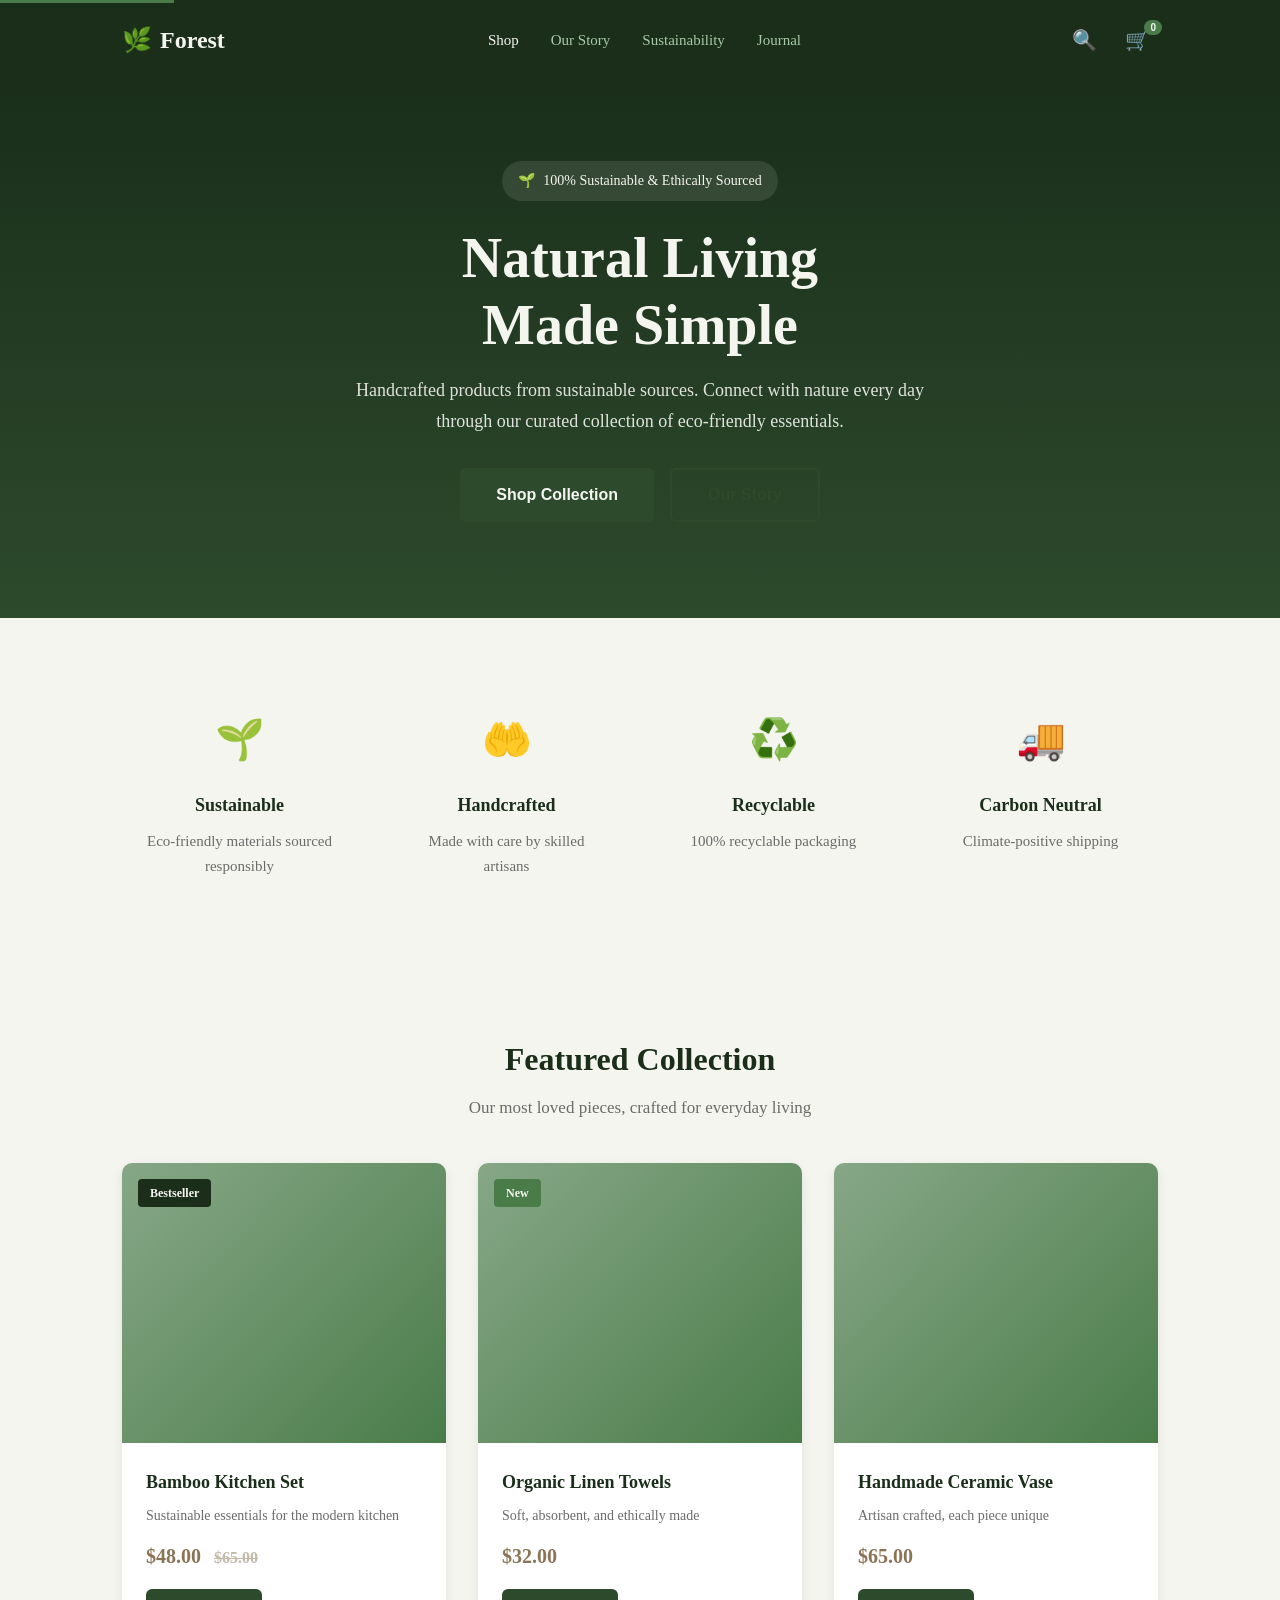
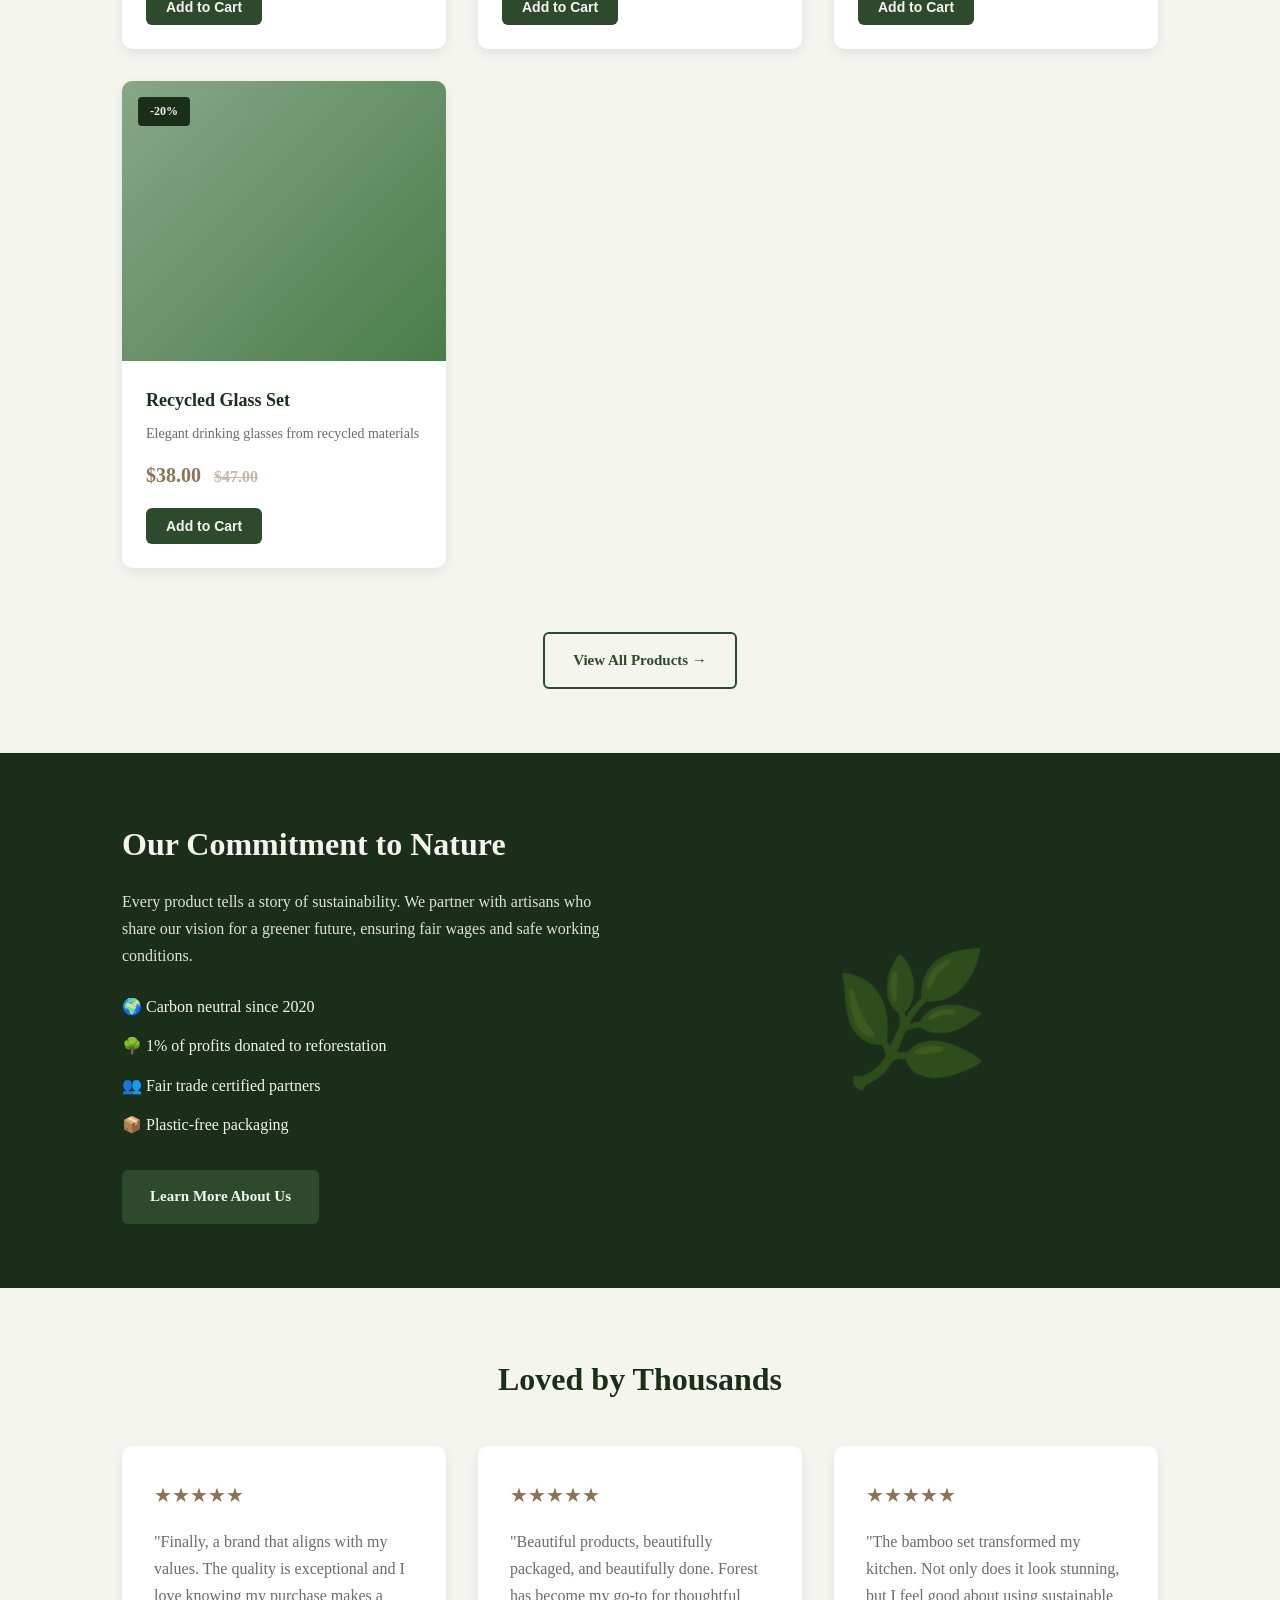
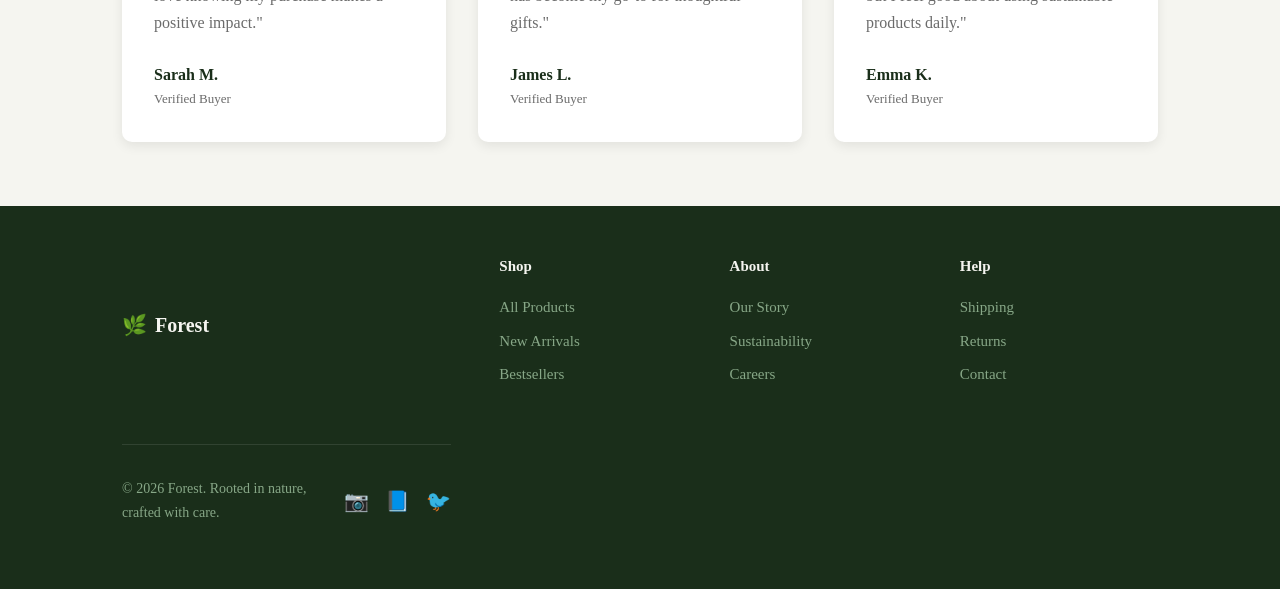
<file: forest/index.html>
<!DOCTYPE html>
<html lang="en">
<head>
  <meta charset="UTF-8">
  <meta name="viewport" content="width=device-width, initial-scale=1.0">
  <title>Forest — Natural & Organic</title>
  <link rel="stylesheet" href="css/styles.css">
</head>
<body>
  <a href="#main" class="skip-link">Skip to main content</a>
  
  <nav class="nav">
    <div class="container nav-content">
      <div class="logo">
        <span class="logo-icon">🌿</span>
        <span>Forest</span>
      </div>
      <div class="nav-links">
        <a href="#" class="active">Shop</a>
        <a href="#">Our Story</a>
        <a href="#">Sustainability</a>
        <a href="#">Journal</a>
      </div>
      <div class="nav-actions">
        <button class="icon-btn">🔍</button>
        <button class="icon-btn">
          🛒
          <span class="cart-count">0</span>
        </button>
      </div>
    </div>
  </nav>

  <main id="main">
    <!-- Hero -->
    <section class="hero">
      <div class="container">
        <div class="hero-badge">
          <span>🌱</span>
          <span>100% Sustainable & Ethically Sourced</span>
        </div>
        <h1>Natural Living<br>Made Simple</h1>
        <p>Handcrafted products from sustainable sources. Connect with nature every day through our curated collection of eco-friendly essentials.</p>
        <div class="hero-actions">
          <button class="btn btn-primary btn-lg">Shop Collection</button>
          <button class="btn btn-outline btn-lg">Our Story</button>
        </div>
      </div>
    </section>

    <!-- Features -->
    <section class="features">
      <div class="container">
        <div class="feature-grid">
          <div class="feature">
            <div class="feature-icon">🌱</div>
            <h3>Sustainable</h3>
            <p>Eco-friendly materials sourced responsibly</p>
          </div>
          <div class="feature">
            <div class="feature-icon">🤲</div>
            <h3>Handcrafted</h3>
            <p>Made with care by skilled artisans</p>
          </div>
          <div class="feature">
            <div class="feature-icon">♻️</div>
            <h3>Recyclable</h3>
            <p>100% recyclable packaging</p>
          </div>
          <div class="feature">
            <div class="feature-icon">🚚</div>
            <h3>Carbon Neutral</h3>
            <p>Climate-positive shipping</p>
          </div>
        </div>
      </div>
    </section>

    <!-- Products -->
    <section class="products">
      <div class="container">
        <div class="section-header">
          <h2>Featured Collection</h2>
          <p>Our most loved pieces, crafted for everyday living</p>
        </div>
        <div class="product-grid">
          <div class="product-card">
            <div class="product-image">
              <span class="product-badge">Bestseller</span>
            </div>
            <div class="product-info">
              <h3>Bamboo Kitchen Set</h3>
              <p class="product-desc">Sustainable essentials for the modern kitchen</p>
              <p class="price">
                <span class="price-current">$48.00</span>
                <span class="price-was">$65.00</span>
              </p>
              <button class="btn btn-primary btn-sm">Add to Cart</button>
            </div>
          </div>
          <div class="product-card">
            <div class="product-image">
              <span class="product-badge new">New</span>
            </div>
            <div class="product-info">
              <h3>Organic Linen Towels</h3>
              <p class="product-desc">Soft, absorbent, and ethically made</p>
              <p class="price">$32.00</p>
              <button class="btn btn-primary btn-sm">Add to Cart</button>
            </div>
          </div>
          <div class="product-card">
            <div class="product-image"></div>
            <div class="product-info">
              <h3>Handmade Ceramic Vase</h3>
              <p class="product-desc">Artisan crafted, each piece unique</p>
              <p class="price">$65.00</p>
              <button class="btn btn-primary btn-sm">Add to Cart</button>
            </div>
          </div>
          <div class="product-card">
            <div class="product-image">
              <span class="product-badge">-20%</span>
            </div>
            <div class="product-info">
              <h3>Recycled Glass Set</h3>
              <p class="product-desc">Elegant drinking glasses from recycled materials</p>
              <p class="price">
                <span class="price-current">$38.00</span>
                <span class="price-was">$47.00</span>
              </p>
              <button class="btn btn-primary btn-sm">Add to Cart</button>
            </div>
          </div>
        </div>
        <div class="section-cta">
          <a href="#" class="btn btn-outline">View All Products →</a>
        </div>
      </div>
    </section>

    <!-- Values -->
    <section class="values">
      <div class="container">
        <div class="values-content">
          <div class="values-text">
            <h2>Our Commitment to Nature</h2>
            <p>Every product tells a story of sustainability. We partner with artisans who share our vision for a greener future, ensuring fair wages and safe working conditions.</p>
            <ul class="values-list">
              <li>🌍 Carbon neutral since 2020</li>
              <li>🌳 1% of profits donated to reforestation</li>
              <li>👥 Fair trade certified partners</li>
              <li>📦 Plastic-free packaging</li>
            </ul>
            <a href="#" class="btn btn-primary">Learn More About Us</a>
          </div>
          <div class="values-image">
            <div class="values-placeholder">🌿</div>
          </div>
        </div>
      </div>
    </section>

    <!-- Testimonials -->
    <section class="testimonials">
      <div class="container">
        <h2>Loved by Thousands</h2>
        <div class="testimonial-grid">
          <div class="testimonial-card">
            <div class="testimonial-stars">★★★★★</div>
            <p>"Finally, a brand that aligns with my values. The quality is exceptional and I love knowing my purchase makes a positive impact."</p>
            <div class="testimonial-author">
              <strong>Sarah M.</strong>
              <span>Verified Buyer</span>
            </div>
          </div>
          <div class="testimonial-card">
            <div class="testimonial-stars">★★★★★</div>
            <p>"Beautiful products, beautifully packaged, and beautifully done. Forest has become my go-to for thoughtful gifts."</p>
            <div class="testimonial-author">
              <strong>James L.</strong>
              <span>Verified Buyer</span>
            </div>
          </div>
          <div class="testimonial-card">
            <div class="testimonial-stars">★★★★★</div>
            <p>"The bamboo set transformed my kitchen. Not only does it look stunning, but I feel good about using sustainable products daily."</p>
            <div class="testimonial-author">
              <strong>Emma K.</strong>
              <span>Verified Buyer</span>
            </div>
          </div>
        </div>
      </div>
    </section>
  </main>

  <footer>
    <div class="container">
      <div class="footer-content">
        <div class="footer-brand">
          <span class="logo-icon">🌿</span>
          <span>Forest</span>
        </div>
        <div class="footer-links">
          <div class="footer-col">
            <h4>Shop</h4>
            <a href="#">All Products</a>
            <a href="#">New Arrivals</a>
            <a href="#">Bestsellers</a>
          </div>
          <div class="footer-col">
            <h4>About</h4>
            <a href="#">Our Story</a>
            <a href="#">Sustainability</a>
            <a href="#">Careers</a>
          </div>
          <div class="footer-col">
            <h4>Help</h4>
            <a href="#">Shipping</a>
            <a href="#">Returns</a>
            <a href="#">Contact</a>
          </div>
        </div>
        <div class="footer-bottom">
          <p>© 2026 Forest. Rooted in nature, crafted with care.</p>
          <div class="footer-social">
            <a href="#">📷</a>
            <a href="#">📘</a>
            <a href="#">🐦</a>
          </div>
        </div>
      </div>
    </div>
  </footer>
</body>
</html>
</file>
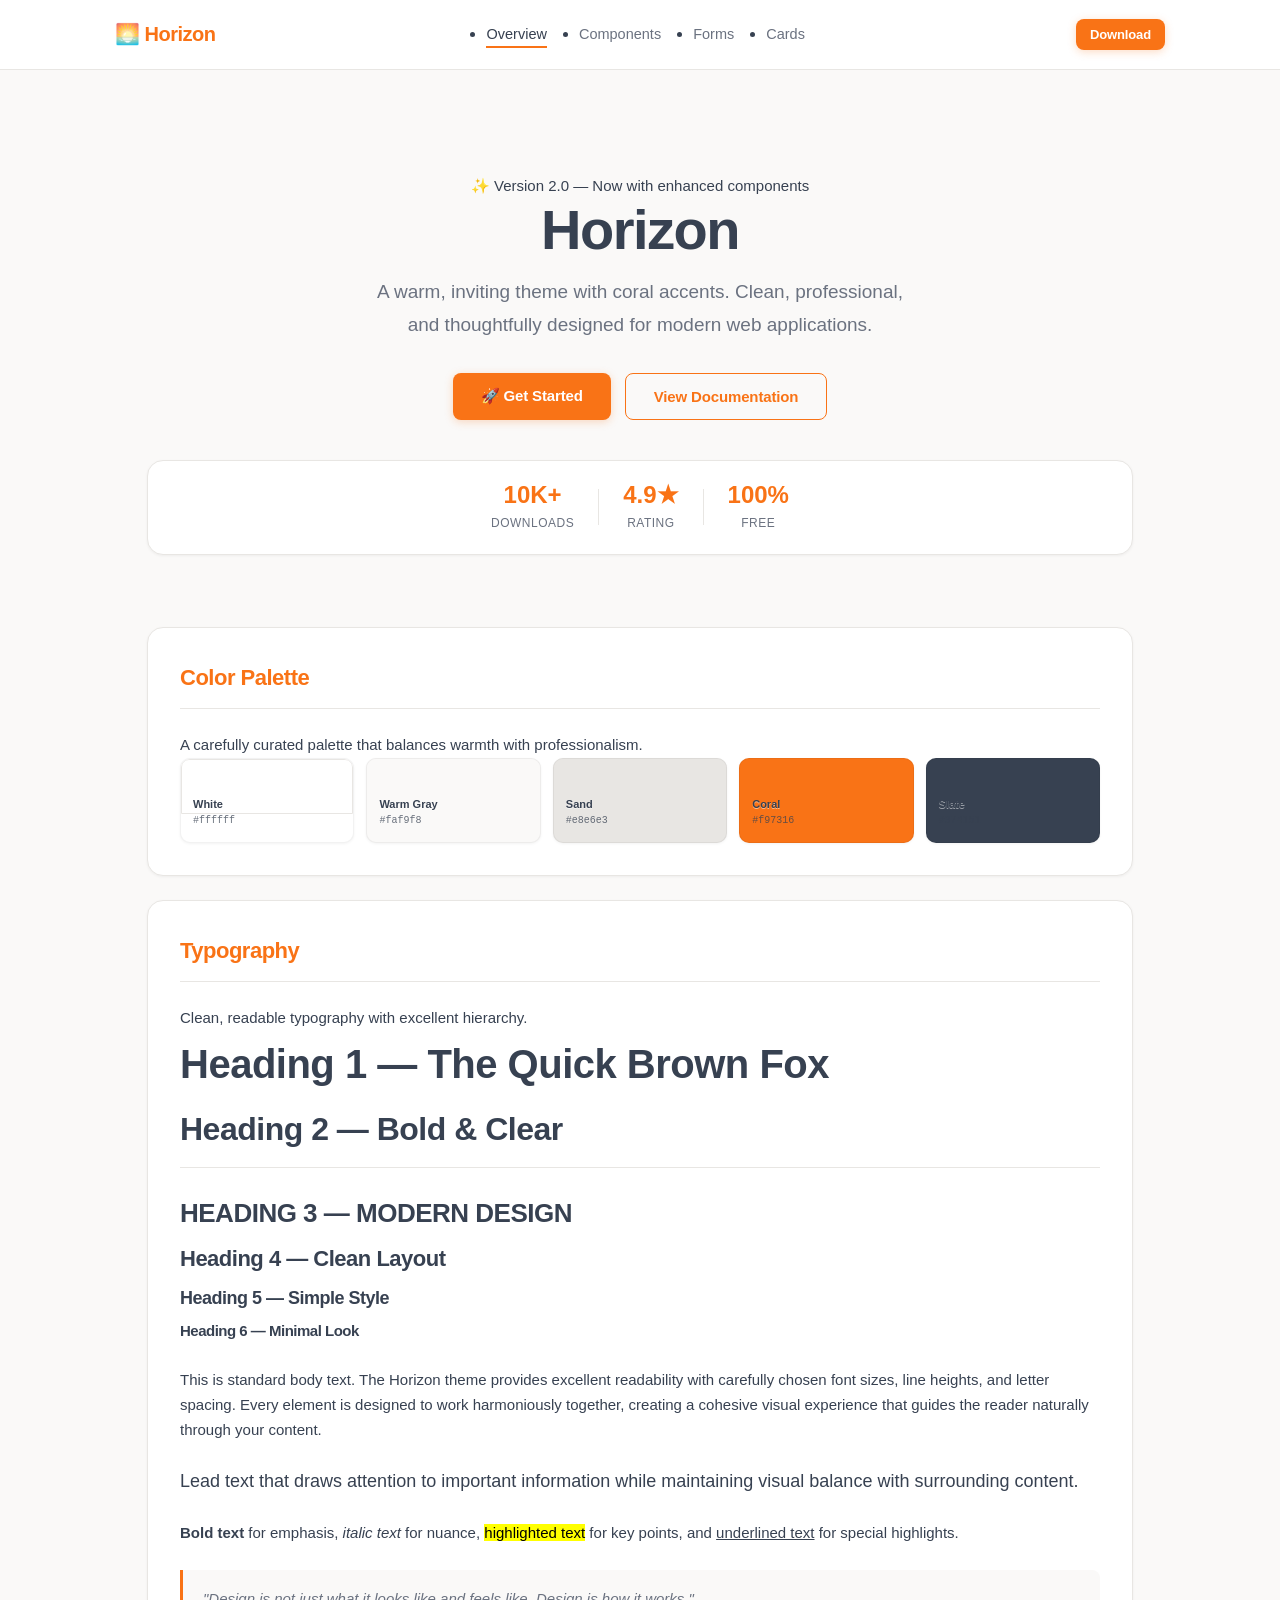
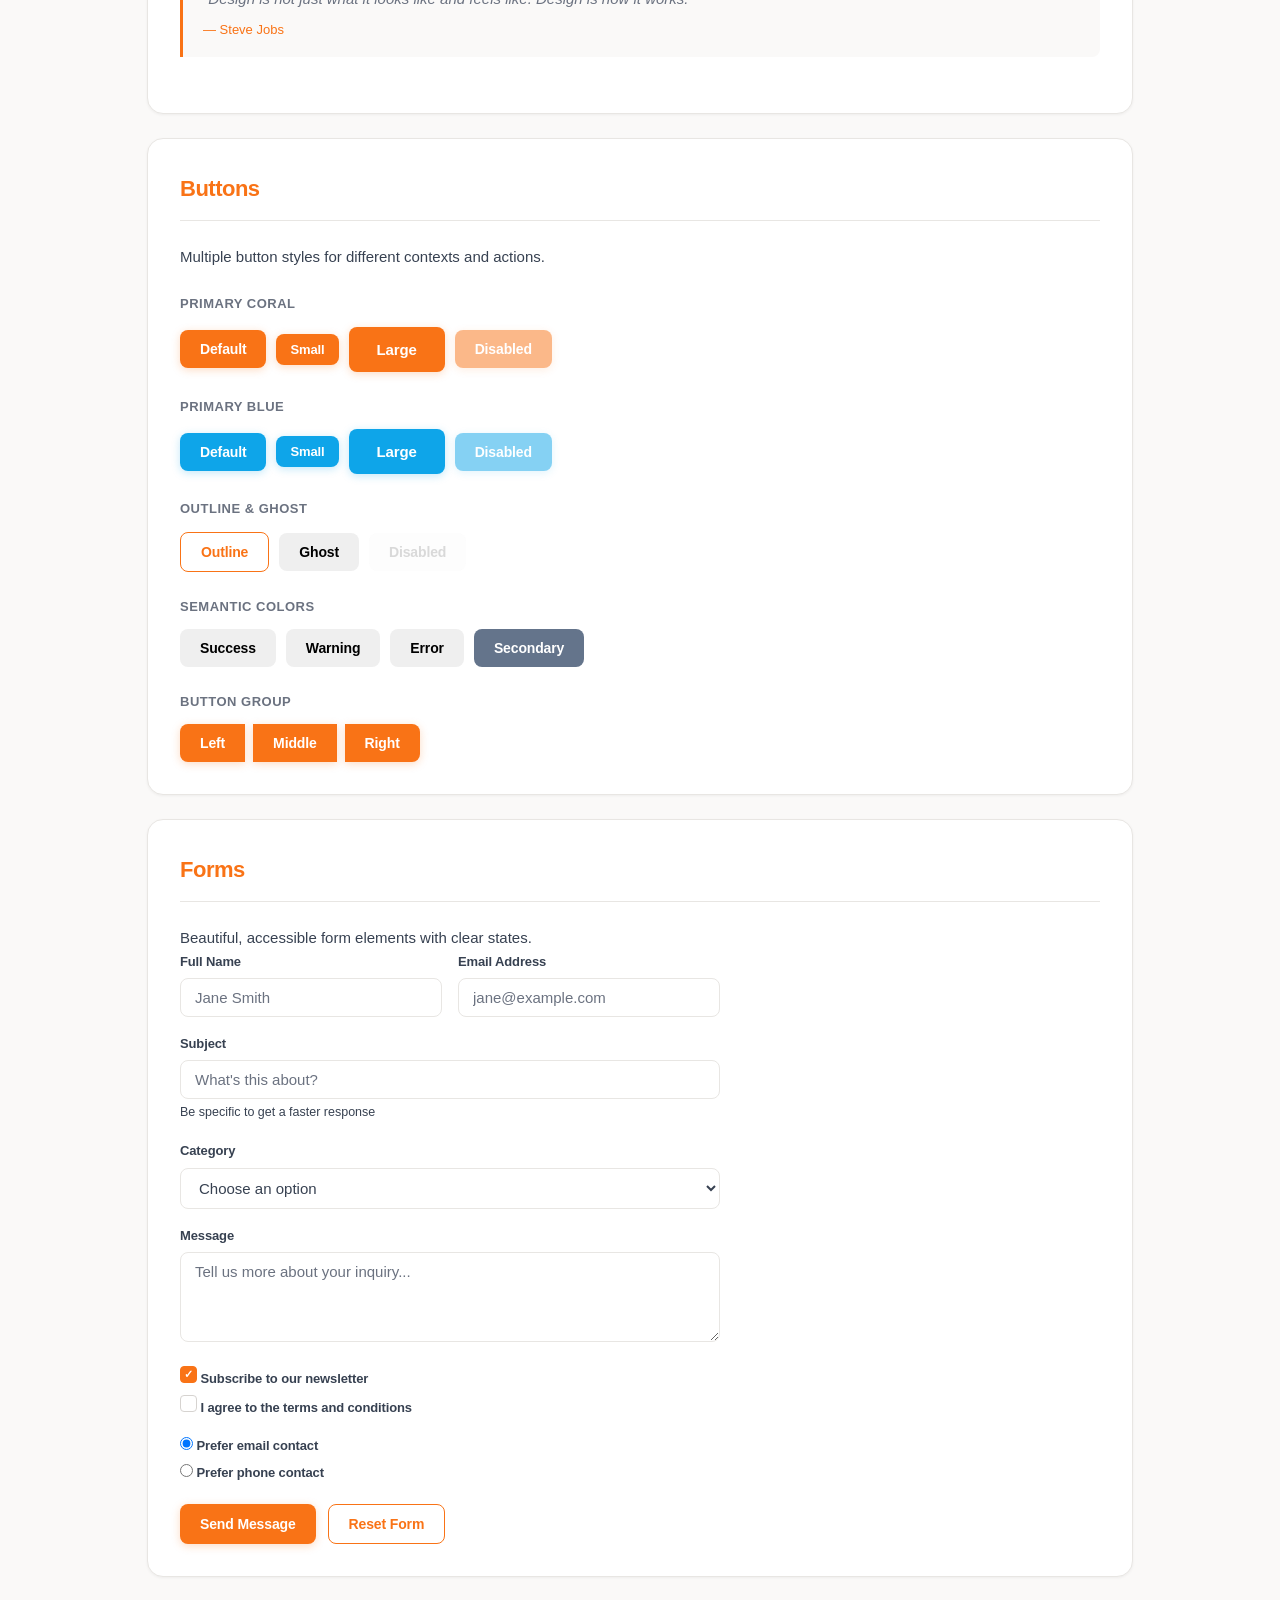
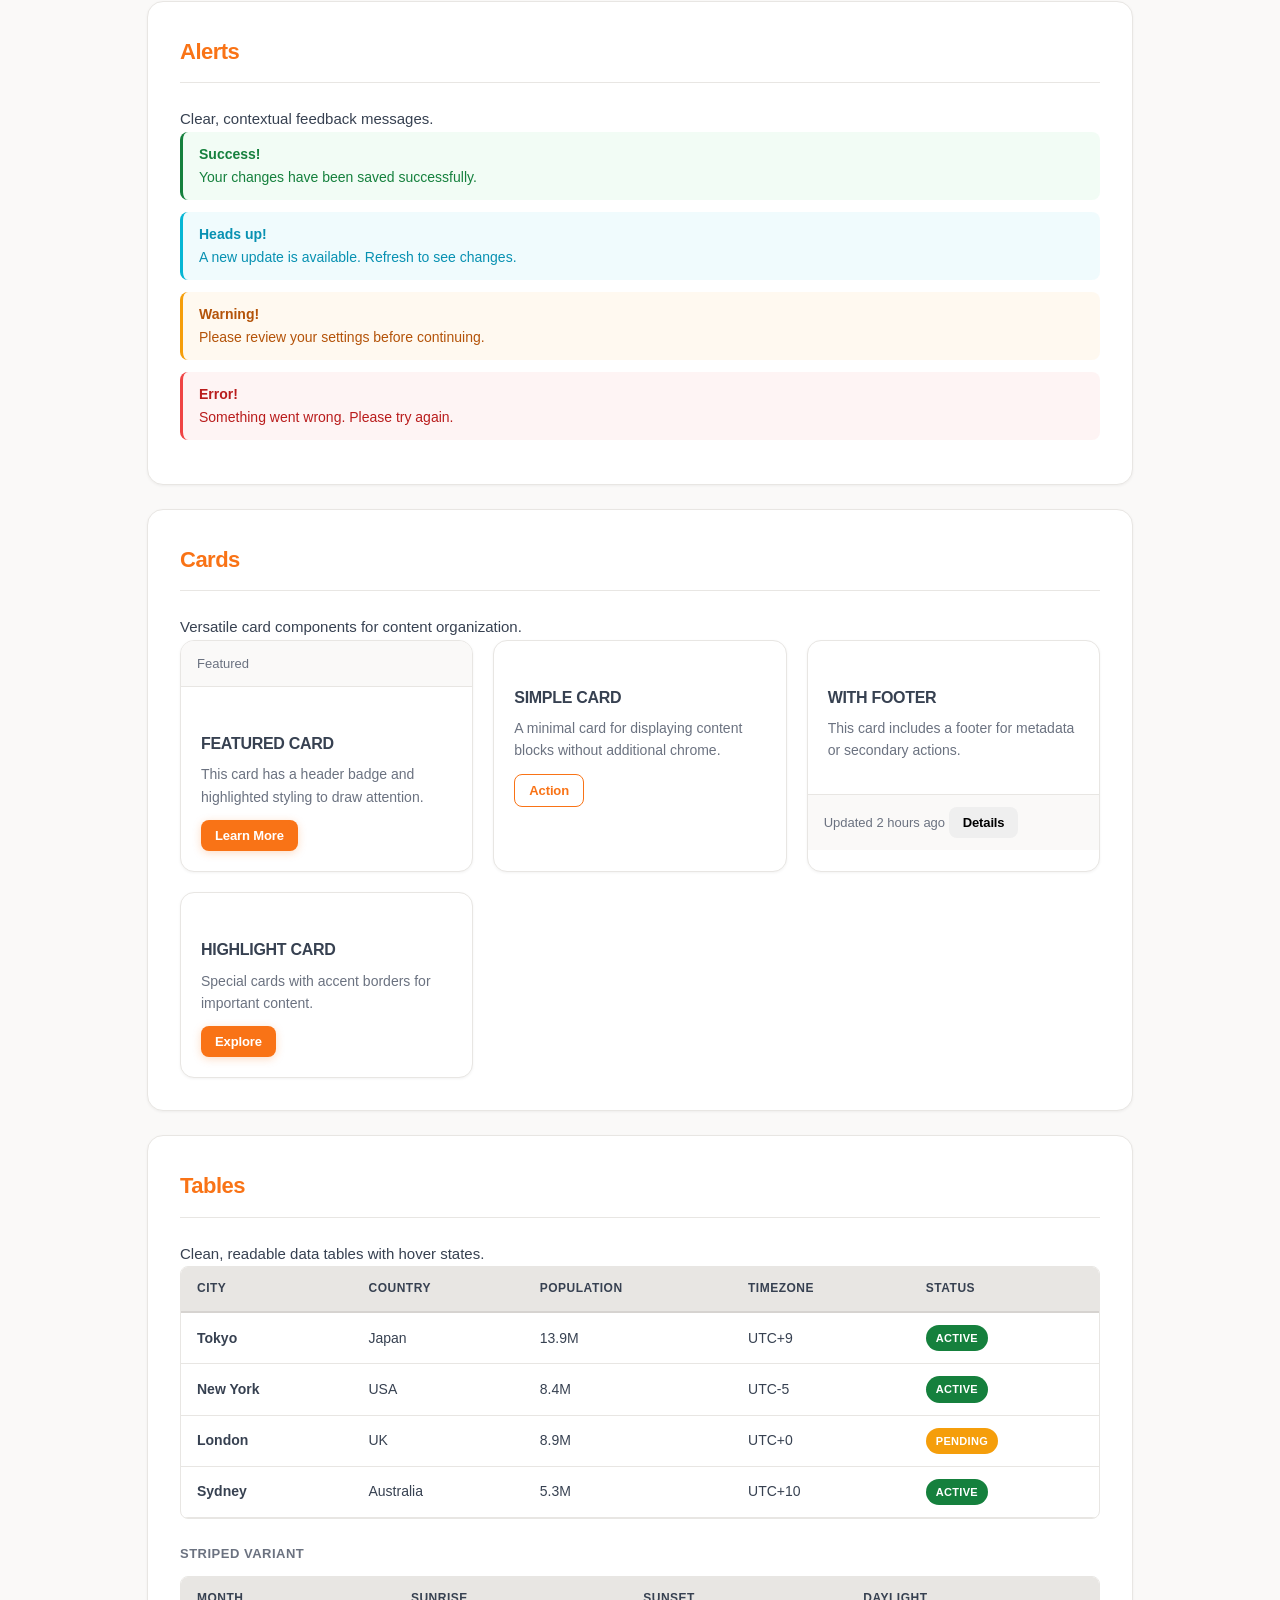
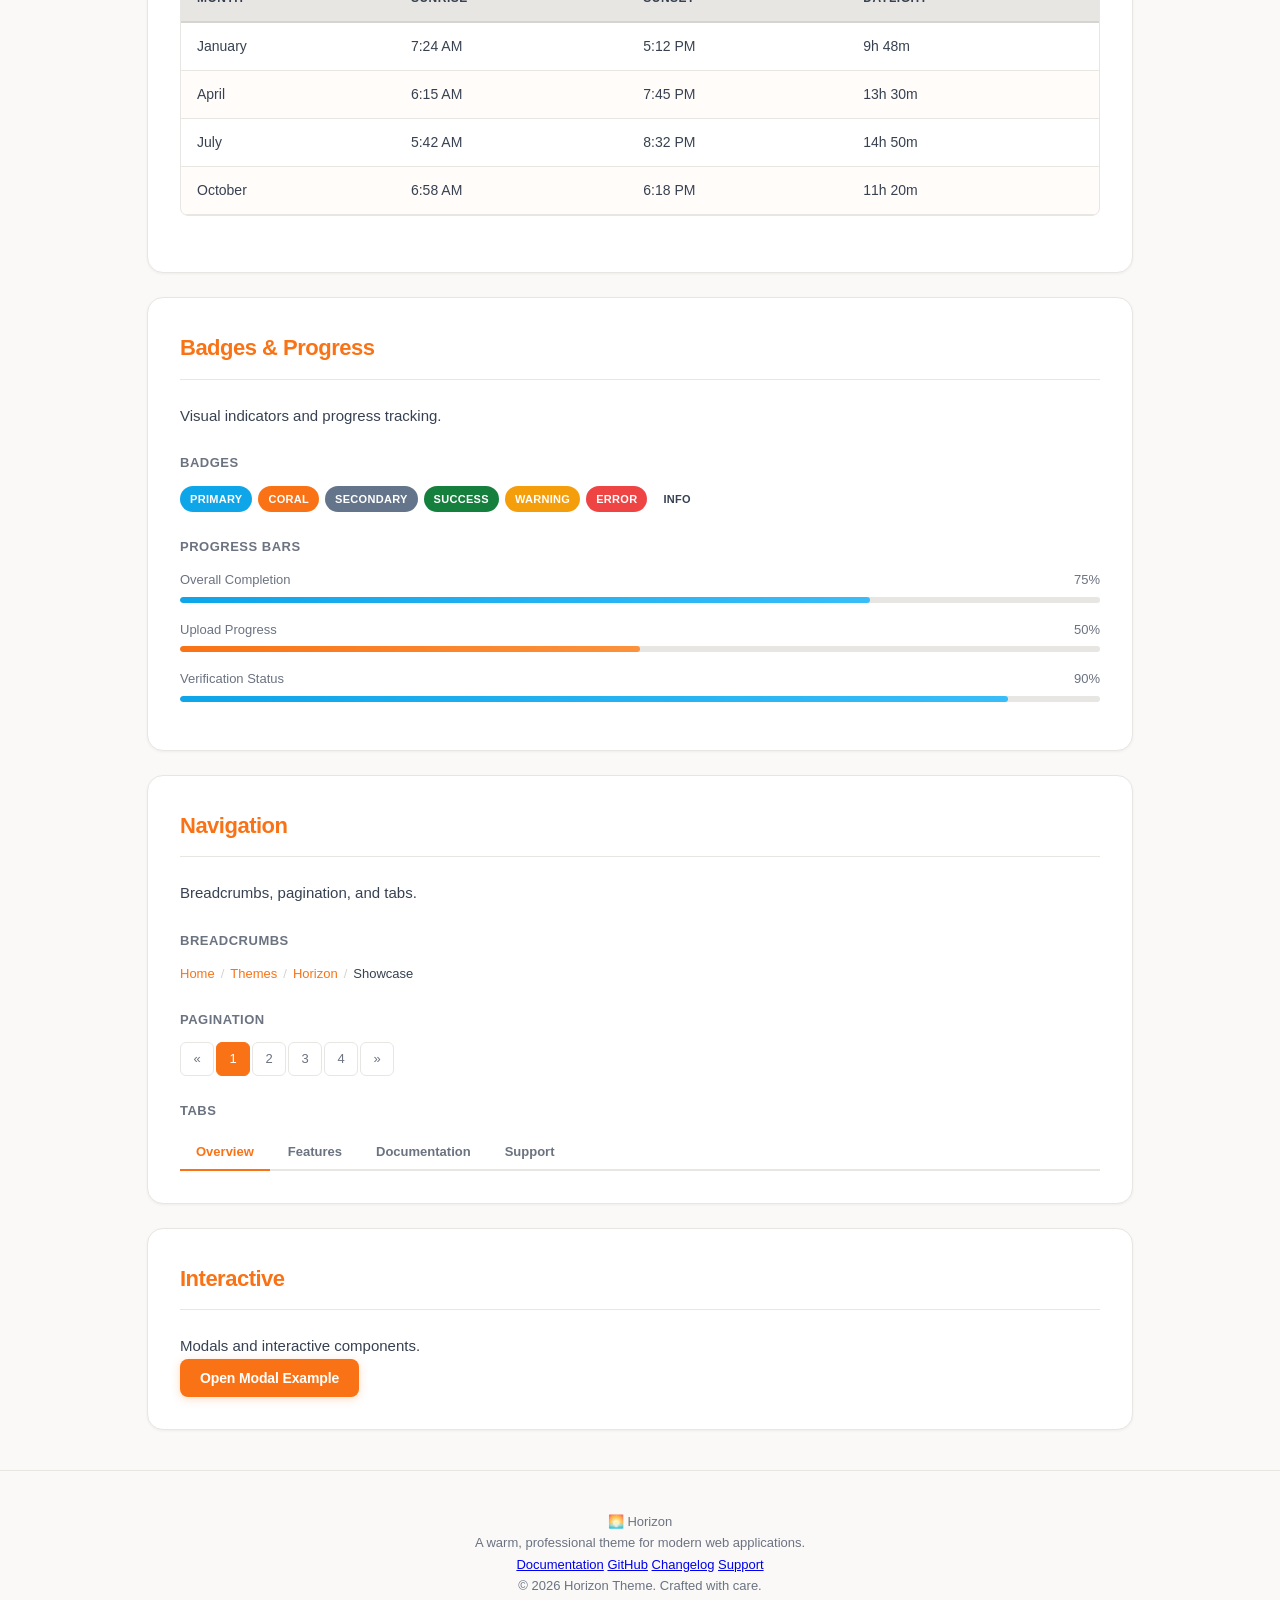
<file: horizon/index.html>
<!DOCTYPE html>
<html lang="en">
<head>
  <meta charset="UTF-8">
  <meta name="viewport" content="width=device-width, initial-scale=1.0">
  <title>Horizon Theme — Component Showcase</title>
  <link rel="stylesheet" href="css/styles.css">
</head>
<body>
  <a href="#main" class="skip-link">Skip to main content</a>
  
  <!-- Navigation -->
  <nav class="navbar">
    <div class="container navbar-content">
      <div class="navbar-brand">
        <span class="brand-icon">🌅</span>
        <span>Horizon</span>
      </div>
      <ul class="navbar-menu">
        <li><a href="#" class="active">Overview</a></li>
        <li><a href="#components">Components</a></li>
        <li><a href="#forms">Forms</a></li>
        <li><a href="#cards">Cards</a></li>
      </ul>
      <button class="btn btn-coral btn-sm">Download</button>
    </div>
  </nav>

  <main class="container" id="main">
    <!-- Hero -->
    <section class="hero">
      <div class="hero-badge">
        <span class="badge-icon">✨</span>
        <span>Version 2.0 — Now with enhanced components</span>
      </div>
      <h1>Horizon</h1>
      <p class="lead">A warm, inviting theme with coral accents. Clean, professional, and thoughtfully designed for modern web applications.</p>
      <div class="hero-buttons">
        <button class="btn btn-coral btn-lg">
          <span>🚀</span> Get Started
        </button>
        <button class="btn btn-outline btn-lg">
          View Documentation
        </button>
      </div>
      <div class="hero-trust">
        <div class="trust-item">
          <div class="trust-num">10K+</div>
          <div class="trust-label">Downloads</div>
        </div>
        <div class="trust-divider"></div>
        <div class="trust-item">
          <div class="trust-num">4.9★</div>
          <div class="trust-label">Rating</div>
        </div>
        <div class="trust-divider"></div>
        <div class="trust-item">
          <div class="trust-num">100%</div>
          <div class="trust-label">Free</div>
        </div>
      </div>
    </section>

    <!-- Color Palette -->
    <section class="showcase-section">
      <h2>Color Palette</h2>
      <p class="section-intro">A carefully curated palette that balances warmth with professionalism.</p>
      <div class="color-swatches">
        <div class="swatch" style="background: var(--white);">
          <div class="swatch-preview" style="background: var(--white); border: 1px solid var(--sand);"></div>
          <span>White</span>
          <code>#ffffff</code>
        </div>
        <div class="swatch" style="background: var(--warm-gray);">
          <div class="swatch-preview" style="background: var(--warm-gray);"></div>
          <span>Warm Gray</span>
          <code>#faf9f8</code>
        </div>
        <div class="swatch" style="background: var(--sand);">
          <div class="swatch-preview" style="background: var(--sand);"></div>
          <span>Sand</span>
          <code>#e8e6e3</code>
        </div>
        <div class="swatch" style="background: var(--coral);">
          <div class="swatch-preview" style="background: var(--coral);"></div>
          <span>Coral</span>
          <code>#f97316</code>
        </div>
        <div class="swatch" style="background: var(--slate);">
          <div class="swatch-preview" style="background: var(--slate);"></div>
          <span>Slate</span>
          <code>#374151</code>
        </div>
      </div>
    </section>

    <!-- Typography -->
    <section class="showcase-section" id="typography">
      <h2>Typography</h2>
      <p class="section-intro">Clean, readable typography with excellent hierarchy.</p>
      <div class="typography-demo">
        <h1>Heading 1 — The Quick Brown Fox</h1>
        <h2>Heading 2 — Bold & Clear</h2>
        <h3>Heading 3 — Modern Design</h3>
        <h4>Heading 4 — Clean Layout</h4>
        <h5>Heading 5 — Simple Style</h5>
        <h6>Heading 6 — Minimal Look</h6>
        
        <p class="mt-4">This is standard body text. The Horizon theme provides excellent readability with carefully chosen font sizes, line heights, and letter spacing. Every element is designed to work harmoniously together, creating a cohesive visual experience that guides the reader naturally through your content.</p>
        
        <p class="lead">Lead text that draws attention to important information while maintaining visual balance with surrounding content.</p>
        
        <p><strong>Bold text</strong> for emphasis, <em>italic text</em> for nuance, <mark>highlighted text</mark> for key points, and <u>underlined text</u> for special highlights.</p>
        
        <blockquote>
          "Design is not just what it looks like and feels like. Design is how it works."
          <footer>— Steve Jobs</footer>
        </blockquote>
      </div>
    </section>

    <!-- Buttons -->
    <section class="showcase-section" id="components">
      <h2>Buttons</h2>
      <p class="section-intro">Multiple button styles for different contexts and actions.</p>
      
      <h3>Primary Coral</h3>
      <div class="button-group">
        <button class="btn btn-coral">Default</button>
        <button class="btn btn-coral btn-sm">Small</button>
        <button class="btn btn-coral btn-lg">Large</button>
        <button class="btn btn-coral" disabled>Disabled</button>
      </div>

      <h3 class="mt-4">Primary Blue</h3>
      <div class="button-group">
        <button class="btn btn-primary">Default</button>
        <button class="btn btn-primary btn-sm">Small</button>
        <button class="btn btn-primary btn-lg">Large</button>
        <button class="btn btn-primary" disabled>Disabled</button>
      </div>

      <h3 class="mt-4">Outline & Ghost</h3>
      <div class="button-group">
        <button class="btn btn-outline">Outline</button>
        <button class="btn btn-ghost">Ghost</button>
        <button class="btn btn-ghost" disabled>Disabled</button>
      </div>

      <h3 class="mt-4">Semantic Colors</h3>
      <div class="button-group">
        <button class="btn btn-success">Success</button>
        <button class="btn btn-warning">Warning</button>
        <button class="btn btn-error">Error</button>
        <button class="btn btn-secondary">Secondary</button>
      </div>

      <h3 class="mt-4">Button Group</h3>
      <div class="btn-group">
        <button class="btn btn-coral">Left</button>
        <button class="btn btn-coral">Middle</button>
        <button class="btn btn-coral">Right</button>
      </div>
    </section>

    <!-- Forms -->
    <section class="showcase-section" id="forms">
      <h2>Forms</h2>
      <p class="section-intro">Beautiful, accessible form elements with clear states.</p>
      <div class="form-demo">
        <form>
          <div class="form-row">
            <div class="form-group">
              <label for="name">Full Name</label>
              <input type="text" id="name" class="form-control" placeholder="Jane Smith">
            </div>
            <div class="form-group">
              <label for="email">Email Address</label>
              <input type="email" id="email" class="form-control" placeholder="jane@example.com">
            </div>
          </div>

          <div class="form-group">
            <label for="subject">Subject</label>
            <input type="text" id="subject" class="form-control" placeholder="What's this about?">
            <small class="form-text">Be specific to get a faster response</small>
          </div>

          <div class="form-group">
            <label for="category">Category</label>
            <select id="category" class="form-control">
              <option value="">Choose an option</option>
              <option value="general">General Inquiry</option>
              <option value="support">Technical Support</option>
              <option value="feedback">Feedback</option>
              <option value="sales">Sales Question</option>
            </select>
          </div>

          <div class="form-group">
            <label for="message">Message</label>
            <textarea id="message" class="form-control" rows="4" placeholder="Tell us more about your inquiry..."></textarea>
          </div>

          <div class="form-group">
            <label class="checkbox-label">
              <input type="checkbox" checked>
              <span class="checkmark"></span>
              <span>Subscribe to our newsletter</span>
            </label>
            <label class="checkbox-label">
              <input type="checkbox">
              <span class="checkmark"></span>
              <span>I agree to the terms and conditions</span>
            </label>
          </div>

          <div class="form-group">
            <label class="radio-label">
              <input type="radio" name="contact" value="email" checked>
              <span class="radiomark"></span>
              <span>Prefer email contact</span>
            </label>
            <label class="radio-label">
              <input type="radio" name="contact" value="phone">
              <span class="radiomark"></span>
              <span>Prefer phone contact</span>
            </label>
          </div>

          <div class="form-actions">
            <button type="submit" class="btn btn-coral">Send Message</button>
            <button type="reset" class="btn btn-outline">Reset Form</button>
          </div>
        </form>
      </div>
    </section>

    <!-- Alerts -->
    <section class="showcase-section">
      <h2>Alerts</h2>
      <p class="section-intro">Clear, contextual feedback messages.</p>
      <div class="alert alert-success">
        <strong>Success!</strong>
        <span>Your changes have been saved successfully.</span>
      </div>
      <div class="alert alert-info">
        <strong>Heads up!</strong>
        <span>A new update is available. Refresh to see changes.</span>
      </div>
      <div class="alert alert-warning">
        <strong>Warning!</strong>
        <span>Please review your settings before continuing.</span>
      </div>
      <div class="alert alert-error">
        <strong>Error!</strong>
        <span>Something went wrong. Please try again.</span>
      </div>
    </section>

    <!-- Cards -->
    <section class="showcase-section" id="cards">
      <h2>Cards</h2>
      <p class="section-intro">Versatile card components for content organization.</p>
      <div class="cards-grid">
        <div class="card">
          <div class="card-header">
            <span class="card-badge">Featured</span>
          </div>
          <div class="card-body">
            <h3>Featured Card</h3>
            <p>This card has a header badge and highlighted styling to draw attention.</p>
            <button class="btn btn-coral btn-sm">Learn More</button>
          </div>
        </div>

        <div class="card">
          <div class="card-body">
            <h3>Simple Card</h3>
            <p>A minimal card for displaying content blocks without additional chrome.</p>
            <button class="btn btn-outline btn-sm">Action</button>
          </div>
        </div>

        <div class="card">
          <div class="card-body">
            <h3>With Footer</h3>
            <p>This card includes a footer for metadata or secondary actions.</p>
          </div>
          <div class="card-footer">
            <span>Updated 2 hours ago</span>
            <button class="btn btn-ghost btn-sm">Details</button>
          </div>
        </div>

        <div class="card card-highlight">
          <div class="card-body">
            <h3>Highlight Card</h3>
            <p>Special cards with accent borders for important content.</p>
            <button class="btn btn-coral btn-sm">Explore</button>
          </div>
        </div>
      </div>
    </section>

    <!-- Tables -->
    <section class="showcase-section">
      <h2>Tables</h2>
      <p class="section-intro">Clean, readable data tables with hover states.</p>
      <div class="table-responsive">
        <table class="table">
          <thead>
            <tr>
              <th>City</th>
              <th>Country</th>
              <th>Population</th>
              <th>Timezone</th>
              <th>Status</th>
            </tr>
          </thead>
          <tbody>
            <tr>
              <td><strong>Tokyo</strong></td>
              <td>Japan</td>
              <td>13.9M</td>
              <td>UTC+9</td>
              <td><span class="badge badge-success">Active</span></td>
            </tr>
            <tr>
              <td><strong>New York</strong></td>
              <td>USA</td>
              <td>8.4M</td>
              <td>UTC-5</td>
              <td><span class="badge badge-success">Active</span></td>
            </tr>
            <tr>
              <td><strong>London</strong></td>
              <td>UK</td>
              <td>8.9M</td>
              <td>UTC+0</td>
              <td><span class="badge badge-warning">Pending</span></td>
            </tr>
            <tr>
              <td><strong>Sydney</strong></td>
              <td>Australia</td>
              <td>5.3M</td>
              <td>UTC+10</td>
              <td><span class="badge badge-success">Active</span></td>
            </tr>
          </tbody>
        </table>
      </div>

      <h3 class="mt-4">Striped Variant</h3>
      <div class="table-responsive">
        <table class="table table-striped">
          <thead>
            <tr>
              <th>Month</th>
              <th>Sunrise</th>
              <th>Sunset</th>
              <th>Daylight</th>
            </tr>
          </thead>
          <tbody>
            <tr>
              <td>January</td>
              <td>7:24 AM</td>
              <td>5:12 PM</td>
              <td>9h 48m</td>
            </tr>
            <tr>
              <td>April</td>
              <td>6:15 AM</td>
              <td>7:45 PM</td>
              <td>13h 30m</td>
            </tr>
            <tr>
              <td>July</td>
              <td>5:42 AM</td>
              <td>8:32 PM</td>
              <td>14h 50m</td>
            </tr>
            <tr>
              <td>October</td>
              <td>6:58 AM</td>
              <td>6:18 PM</td>
              <td>11h 20m</td>
            </tr>
          </tbody>
        </table>
      </div>
    </section>

    <!-- Badges & Progress -->
    <section class="showcase-section">
      <h2>Badges & Progress</h2>
      <p class="section-intro">Visual indicators and progress tracking.</p>
      
      <h3>Badges</h3>
      <div class="badge-group">
        <span class="badge badge-primary">Primary</span>
        <span class="badge badge-coral">Coral</span>
        <span class="badge badge-secondary">Secondary</span>
        <span class="badge badge-success">Success</span>
        <span class="badge badge-warning">Warning</span>
        <span class="badge badge-error">Error</span>
        <span class="badge badge-info">Info</span>
      </div>

      <h3 class="mt-4">Progress Bars</h3>
      <div class="progress-group">
        <div class="progress-label">
          <span>Overall Completion</span>
          <span>75%</span>
        </div>
        <div class="progress">
          <div class="progress-bar" style="width: 75%"></div>
        </div>
      </div>

      <div class="progress-group">
        <div class="progress-label">
          <span>Upload Progress</span>
          <span>50%</span>
        </div>
        <div class="progress">
          <div class="progress-bar progress-coral" style="width: 50%"></div>
        </div>
      </div>

      <div class="progress-group">
        <div class="progress-label">
          <span>Verification Status</span>
          <span>90%</span>
        </div>
        <div class="progress">
          <div class="progress-bar progress-success" style="width: 90%"></div>
        </div>
      </div>
    </section>

    <!-- Navigation Components -->
    <section class="showcase-section">
      <h2>Navigation</h2>
      <p class="section-intro">Breadcrumbs, pagination, and tabs.</p>
      
      <h3>Breadcrumbs</h3>
      <ul class="breadcrumb">
        <li><a href="#">Home</a></li>
        <li><a href="#">Themes</a></li>
        <li><a href="#">Horizon</a></li>
        <li class="active">Showcase</li>
      </ul>

      <h3 class="mt-4">Pagination</h3>
      <ul class="pagination">
        <li><a href="#">&laquo;</a></li>
        <li><a href="#" class="active">1</a></li>
        <li><a href="#">2</a></li>
        <li><a href="#">3</a></li>
        <li><a href="#">4</a></li>
        <li><a href="#">&raquo;</a></li>
      </ul>

      <h3 class="mt-4">Tabs</h3>
      <div class="tabs">
        <button class="tab active">Overview</button>
        <button class="tab">Features</button>
        <button class="tab">Documentation</button>
        <button class="tab">Support</button>
      </div>
    </section>

    <!-- Modal Trigger -->
    <section class="showcase-section">
      <h2>Interactive</h2>
      <p class="section-intro">Modals and interactive components.</p>
      <button class="btn btn-coral" onclick="toggleModal()">Open Modal Example</button>
    </section>
  </main>

  <!-- Modal -->
  <div class="modal" id="demoModal">
    <div class="modal-overlay" onclick="toggleModal()"></div>
    <div class="modal-content">
      <div class="modal-header">
        <h3>Modal Dialog</h3>
        <button class="modal-close" onclick="toggleModal()">&times;</button>
      </div>
      <div class="modal-body">
        <p>This is a clean, accessible modal dialog. It can contain forms, confirmations, or any interactive content you need to present to users.</p>
        <p>The overlay provides context while the content remains focused and clear.</p>
      </div>
      <div class="modal-footer">
        <button class="btn btn-outline" onclick="toggleModal()">Cancel</button>
        <button class="btn btn-coral" onclick="toggleModal()">Confirm Action</button>
      </div>
    </div>
  </div>

  <footer class="footer">
    <div class="container">
      <div class="footer-content">
        <div class="footer-brand">
          <span class="brand-icon">🌅</span>
          <span>Horizon</span>
        </div>
        <p>A warm, professional theme for modern web applications.</p>
        <div class="footer-links">
          <a href="#">Documentation</a>
          <a href="#">GitHub</a>
          <a href="#">Changelog</a>
          <a href="#">Support</a>
        </div>
        <p class="copyright">&copy; 2026 Horizon Theme. Crafted with care.</p>
      </div>
    </div>
  </footer>

  <script src="js/main.js"></script>
</body>
</html>
</file>
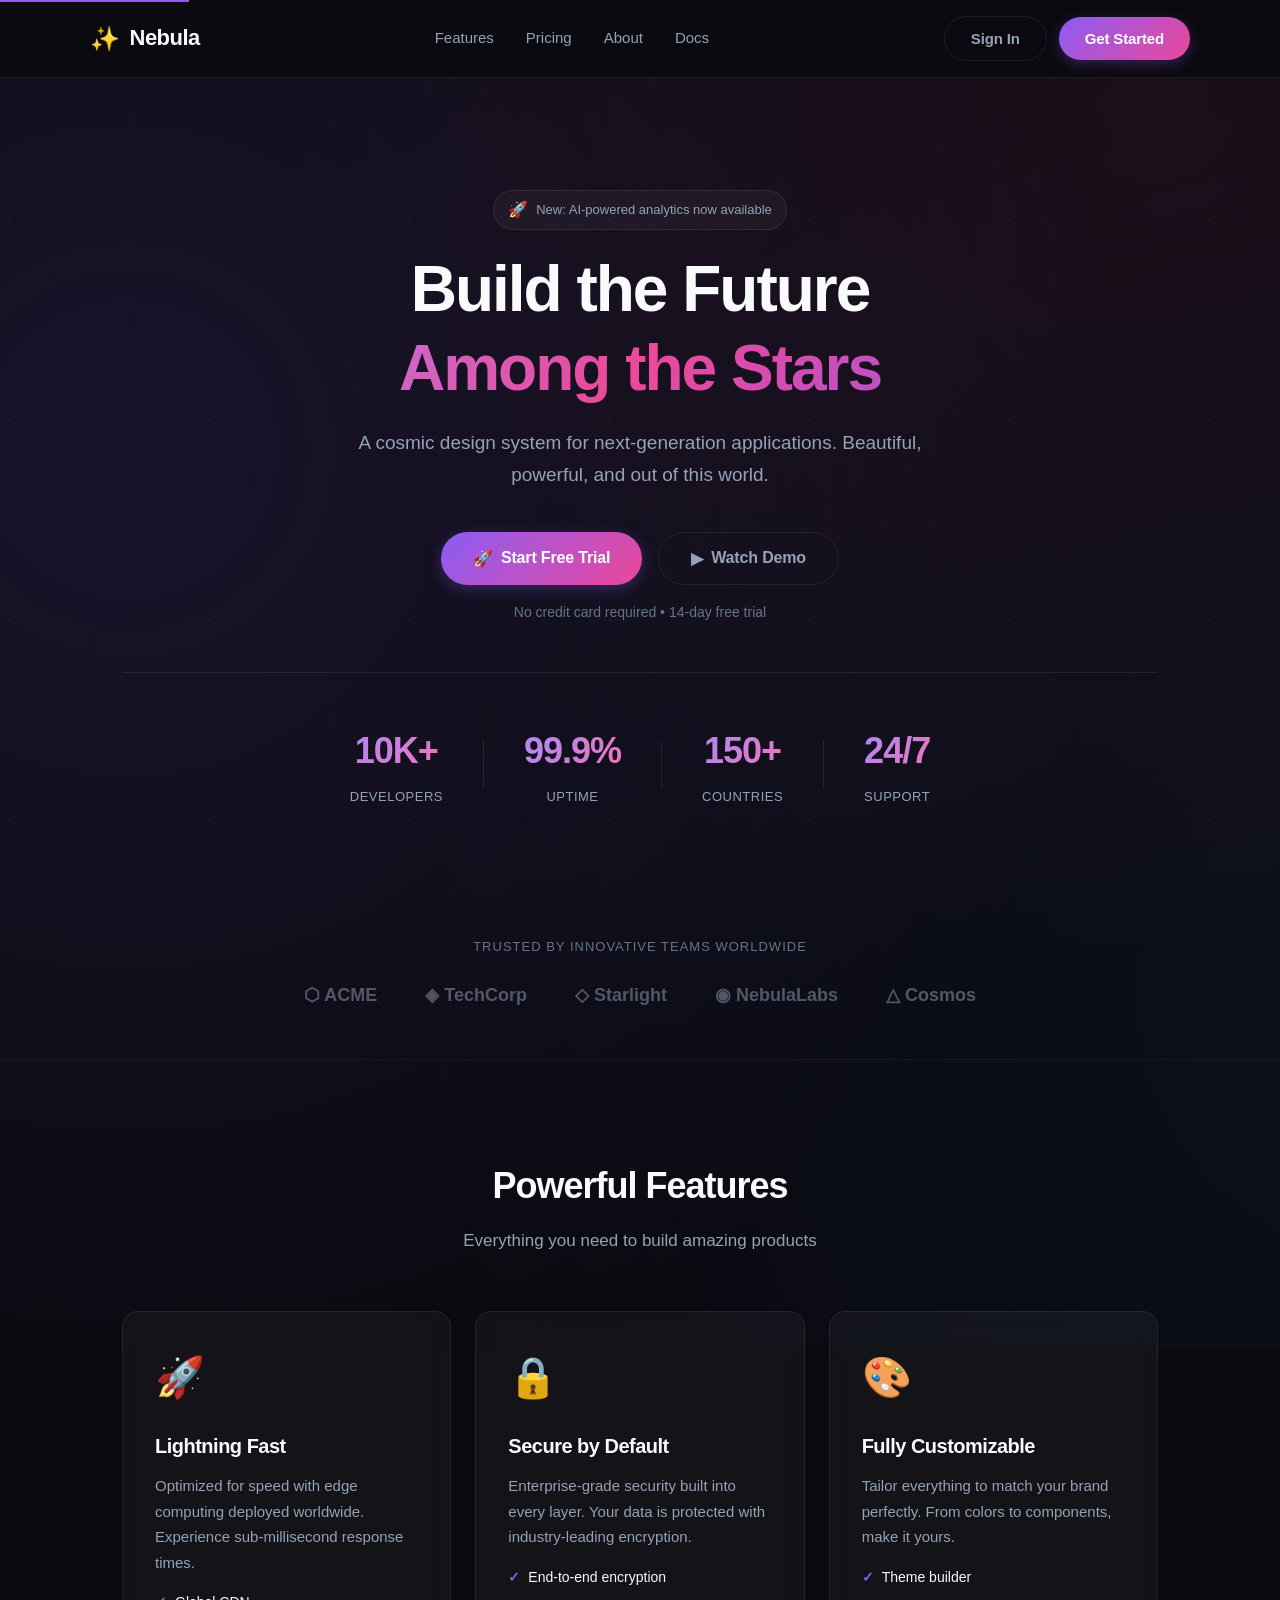
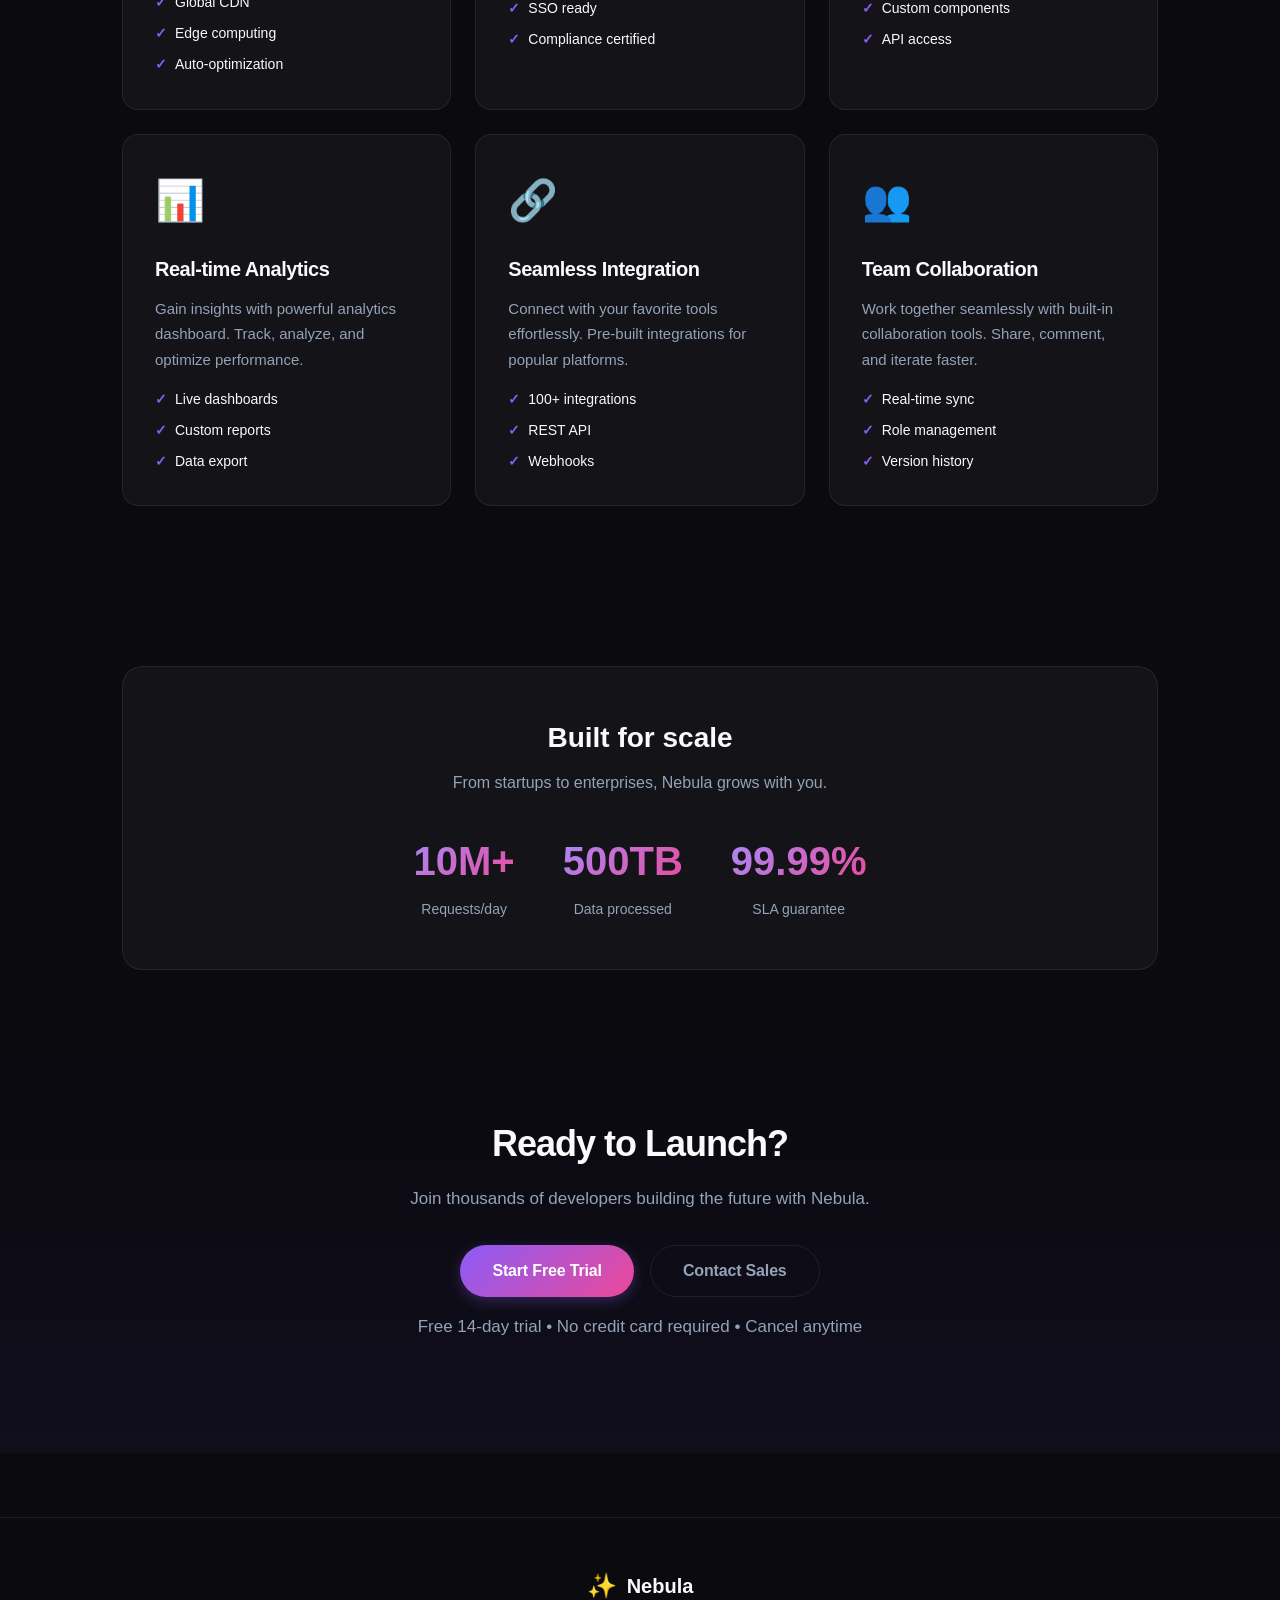
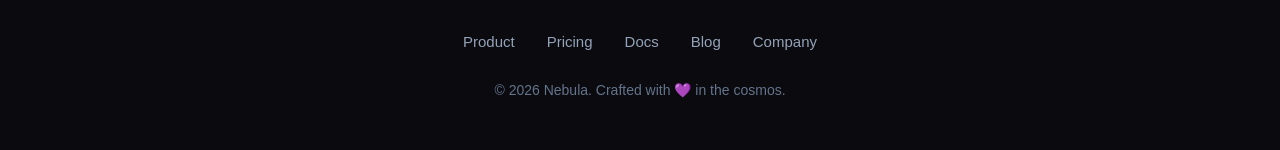
<file: nebula/index.html>
<!DOCTYPE html>
<html lang="en">
<head>
  <meta charset="UTF-8">
  <meta name="viewport" content="width=device-width, initial-scale=1.0">
  <title>Nebula — Build the Future</title>
  <link rel="stylesheet" href="css/styles.css">
</head>
<body>
  <a href="#main" class="skip-link">Skip to main content</a>
  
  <div class="gradient-bg"></div>
  <div class="stars"></div>
  
  <!-- Navigation -->
  <nav class="navbar">
    <div class="container nav-content">
      <div class="logo">
        <span class="logo-icon">✨</span>
        <span>Nebula</span>
      </div>
      <div class="nav-links">
        <a href="#features">Features</a>
        <a href="#pricing">Pricing</a>
        <a href="#about">About</a>
        <a href="#docs">Docs</a>
      </div>
      <div class="nav-actions">
        <button class="btn btn-ghost">Sign In</button>
        <button class="btn btn-primary">Get Started</button>
      </div>
    </div>
  </nav>

  <main id="main">
    <!-- Hero Section -->
    <section class="hero">
      <div class="container">
        <div class="hero-badge">
          <span class="badge-icon">🚀</span>
          <span>New: AI-powered analytics now available</span>
        </div>
        <h1>
          Build the Future
          <span class="gradient-text">Among the Stars</span>
        </h1>
        <p class="lead">
          A cosmic design system for next-generation applications. 
          Beautiful, powerful, and out of this world.
        </p>
        <div class="hero-actions">
          <button class="btn btn-primary btn-lg">
            <span>🚀</span> Start Free Trial
          </button>
          <button class="btn btn-ghost btn-lg">
            <span>▶</span> Watch Demo
          </button>
        </div>
        <p class="hero-note">No credit card required • 14-day free trial</p>
        
        <div class="hero-stats">
          <div class="stat">
            <div class="stat-num">10K+</div>
            <div class="stat-label">Developers</div>
          </div>
          <div class="stat-divider"></div>
          <div class="stat">
            <div class="stat-num">99.9%</div>
            <div class="stat-label">Uptime</div>
          </div>
          <div class="stat-divider"></div>
          <div class="stat">
            <div class="stat-num">150+</div>
            <div class="stat-label">Countries</div>
          </div>
          <div class="stat-divider"></div>
          <div class="stat">
            <div class="stat-num">24/7</div>
            <div class="stat-label">Support</div>
          </div>
        </div>
      </div>
    </section>

    <!-- Social Proof -->
    <section class="social-proof">
      <div class="container">
        <p class="proof-label">Trusted by innovative teams worldwide</p>
        <div class="proof-logos">
          <div class="proof-logo">⬡ ACME</div>
          <div class="proof-logo">◈ TechCorp</div>
          <div class="proof-logo">◇ Starlight</div>
          <div class="proof-logo">◉ NebulaLabs</div>
          <div class="proof-logo">△ Cosmos</div>
        </div>
      </div>
    </section>

    <!-- Features -->
    <section class="features" id="features">
      <div class="container">
        <div class="section-header">
          <h2>Powerful Features</h2>
          <p>Everything you need to build amazing products</p>
        </div>
        <div class="feature-grid">
          <div class="feature-card">
            <div class="feature-icon">🚀</div>
            <h3>Lightning Fast</h3>
            <p>Optimized for speed with edge computing deployed worldwide. Experience sub-millisecond response times.</p>
            <ul class="feature-list">
              <li>Global CDN</li>
              <li>Edge computing</li>
              <li>Auto-optimization</li>
            </ul>
          </div>
          <div class="feature-card">
            <div class="feature-icon">🔒</div>
            <h3>Secure by Default</h3>
            <p>Enterprise-grade security built into every layer. Your data is protected with industry-leading encryption.</p>
            <ul class="feature-list">
              <li>End-to-end encryption</li>
              <li>SSO ready</li>
              <li>Compliance certified</li>
            </ul>
          </div>
          <div class="feature-card">
            <div class="feature-icon">🎨</div>
            <h3>Fully Customizable</h3>
            <p>Tailor everything to match your brand perfectly. From colors to components, make it yours.</p>
            <ul class="feature-list">
              <li>Theme builder</li>
              <li>Custom components</li>
              <li>API access</li>
            </ul>
          </div>
          <div class="feature-card">
            <div class="feature-icon">📊</div>
            <h3>Real-time Analytics</h3>
            <p>Gain insights with powerful analytics dashboard. Track, analyze, and optimize performance.</p>
            <ul class="feature-list">
              <li>Live dashboards</li>
              <li>Custom reports</li>
              <li>Data export</li>
            </ul>
          </div>
          <div class="feature-card">
            <div class="feature-icon">🔗</div>
            <h3>Seamless Integration</h3>
            <p>Connect with your favorite tools effortlessly. Pre-built integrations for popular platforms.</p>
            <ul class="feature-list">
              <li>100+ integrations</li>
              <li>REST API</li>
              <li>Webhooks</li>
            </ul>
          </div>
          <div class="feature-card">
            <div class="feature-icon">👥</div>
            <h3>Team Collaboration</h3>
            <p>Work together seamlessly with built-in collaboration tools. Share, comment, and iterate faster.</p>
            <ul class="feature-list">
              <li>Real-time sync</li>
              <li>Role management</li>
              <li>Version history</li>
            </ul>
          </div>
        </div>
      </div>
    </section>

    <!-- Stats Section -->
    <section class="stats-section">
      <div class="container">
        <div class="stat-card-large">
          <div class="stat-card-content">
            <h3>Built for scale</h3>
            <p>From startups to enterprises, Nebula grows with you.</p>
            <div class="stat-highlights">
              <div class="stat-highlight">
                <div class="stat-highlight-num">10M+</div>
                <div class="stat-highlight-label">Requests/day</div>
              </div>
              <div class="stat-highlight">
                <div class="stat-highlight-num">500TB</div>
                <div class="stat-highlight-label">Data processed</div>
              </div>
              <div class="stat-highlight">
                <div class="stat-highlight-num">99.99%</div>
                <div class="stat-highlight-label">SLA guarantee</div>
              </div>
            </div>
          </div>
        </div>
      </div>
    </section>

    <!-- CTA Section -->
    <section class="cta">
      <div class="container">
        <h2>Ready to Launch?</h2>
        <p>Join thousands of developers building the future with Nebula.</p>
        <div class="cta-actions">
          <button class="btn btn-primary btn-lg">Start Free Trial</button>
          <button class="btn btn-ghost btn-lg">Contact Sales</button>
        </div>
        <p class="cta-note">Free 14-day trial • No credit card required • Cancel anytime</p>
      </div>
    </section>
  </main>

  <footer>
    <div class="container">
      <div class="footer-content">
        <div class="footer-brand">
          <span class="logo-icon">✨</span>
          <span>Nebula</span>
        </div>
        <div class="footer-links">
          <a href="#">Product</a>
          <a href="#">Pricing</a>
          <a href="#">Docs</a>
          <a href="#">Blog</a>
          <a href="#">Company</a>
        </div>
        <p class="copyright">© 2026 Nebula. Crafted with 💜 in the cosmos.</p>
      </div>
    </div>
  </footer>

  <script src="js/main.js"></script>
</body>
</html>
</file>
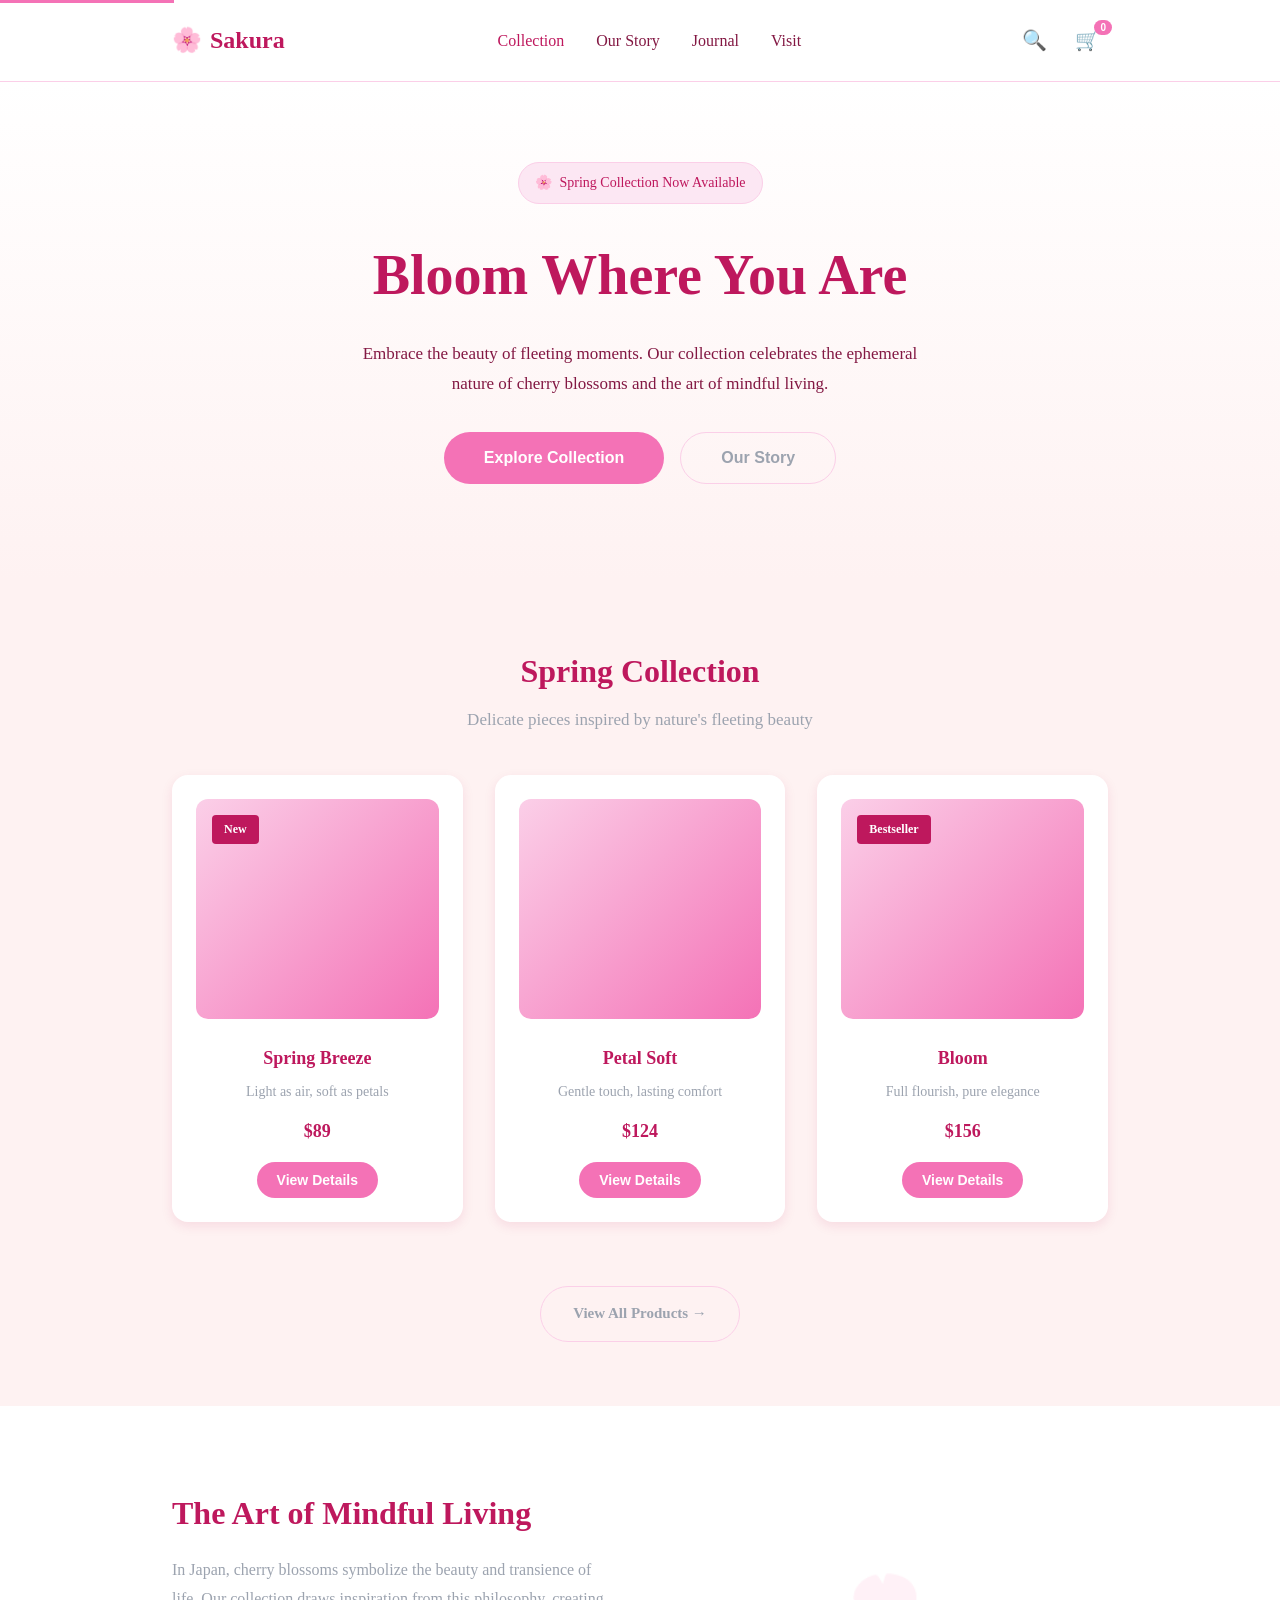
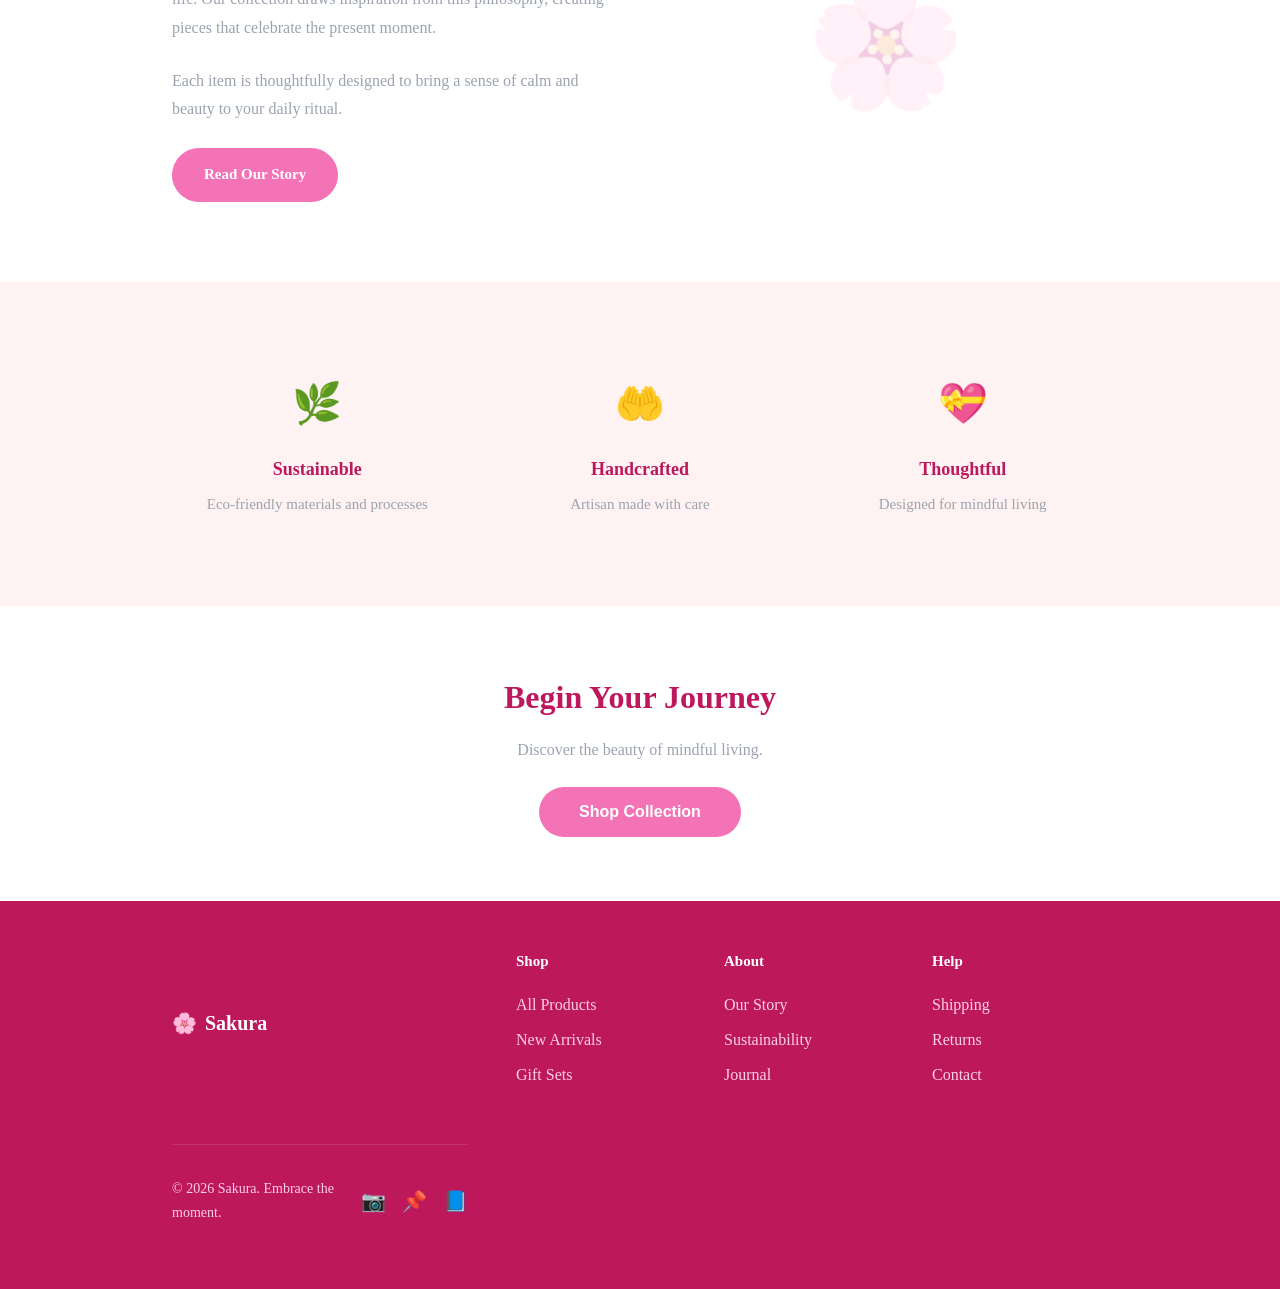
<file: sakura/index.html>
<!DOCTYPE html>
<html lang="en">
<head>
  <meta charset="UTF-8">
  <meta name="viewport" content="width=device-width, initial-scale=1.0">
  <title>Sakura — Bloom Where You Are</title>
  <link rel="stylesheet" href="css/styles.css">
</head>
<body>
  <a href="#main" class="skip-link">Skip to main content</a>
  
  <div class="petals"></div>
  
  <nav class="nav">
    <div class="container nav-content">
      <div class="logo">
        <span>🌸</span>
        <span>Sakura</span>
      </div>
      <div class="nav-links">
        <a href="#" class="active">Collection</a>
        <a href="#">Our Story</a>
        <a href="#">Journal</a>
        <a href="#">Visit</a>
      </div>
      <div class="nav-actions">
        <button class="icon-btn">🔍</button>
        <button class="icon-btn">
          🛒
          <span class="cart-count">0</span>
        </button>
      </div>
    </div>
  </nav>

  <main id="main">
    <!-- Hero -->
    <section class="hero">
      <div class="container">
        <div class="hero-badge">
          <span>🌸</span>
          <span>Spring Collection Now Available</span>
        </div>
        <h1>Bloom Where You Are</h1>
        <p>Embrace the beauty of fleeting moments. Our collection celebrates the ephemeral nature of cherry blossoms and the art of mindful living.</p>
        <div class="hero-actions">
          <button class="btn btn-primary btn-lg">Explore Collection</button>
          <button class="btn btn-ghost btn-lg">Our Story</button>
        </div>
      </div>
    </section>

    <!-- Collection -->
    <section class="collection">
      <div class="container">
        <div class="section-header">
          <h2>Spring Collection</h2>
          <p>Delicate pieces inspired by nature's fleeting beauty</p>
        </div>
        <div class="collection-grid">
          <div class="collection-item">
            <div class="item-image">
              <span class="item-badge">New</span>
            </div>
            <div class="item-info">
              <h3>Spring Breeze</h3>
              <p class="item-desc">Light as air, soft as petals</p>
              <p class="price">$89</p>
              <button class="btn btn-primary btn-sm">View Details</button>
            </div>
          </div>
          <div class="collection-item">
            <div class="item-image"></div>
            <div class="item-info">
              <h3>Petal Soft</h3>
              <p class="item-desc">Gentle touch, lasting comfort</p>
              <p class="price">$124</p>
              <button class="btn btn-primary btn-sm">View Details</button>
            </div>
          </div>
          <div class="collection-item">
            <div class="item-image">
              <span class="item-badge">Bestseller</span>
            </div>
            <div class="item-info">
              <h3>Bloom</h3>
              <p class="item-desc">Full flourish, pure elegance</p>
              <p class="price">$156</p>
              <button class="btn btn-primary btn-sm">View Details</button>
            </div>
          </div>
        </div>
        <div class="section-cta">
          <a href="#" class="btn btn-ghost">View All Products →</a>
        </div>
      </div>
    </section>

    <!-- Story -->
    <section class="story">
      <div class="container">
        <div class="story-content">
          <div class="story-text">
            <h2>The Art of Mindful Living</h2>
            <p>In Japan, cherry blossoms symbolize the beauty and transience of life. Our collection draws inspiration from this philosophy, creating pieces that celebrate the present moment.</p>
            <p>Each item is thoughtfully designed to bring a sense of calm and beauty to your daily ritual.</p>
            <a href="#" class="btn btn-primary">Read Our Story</a>
          </div>
          <div class="story-image">
            <div class="story-placeholder">🌸</div>
          </div>
        </div>
      </div>
    </section>

    <!-- Values -->
    <section class="values">
      <div class="container">
        <div class="values-grid">
          <div class="value-item">
            <div class="value-icon">🌿</div>
            <h3>Sustainable</h3>
            <p>Eco-friendly materials and processes</p>
          </div>
          <div class="value-item">
            <div class="value-icon">🤲</div>
            <h3>Handcrafted</h3>
            <p>Artisan made with care</p>
          </div>
          <div class="value-item">
            <div class="value-icon">💝</div>
            <h3>Thoughtful</h3>
            <p>Designed for mindful living</p>
          </div>
        </div>
      </div>
    </section>

    <!-- CTA -->
    <section class="cta">
      <div class="container">
        <h2>Begin Your Journey</h2>
        <p>Discover the beauty of mindful living.</p>
        <button class="btn btn-primary btn-lg">Shop Collection</button>
      </div>
    </section>
  </main>

  <footer>
    <div class="container">
      <div class="footer-content">
        <div class="footer-brand">
          <span>🌸</span>
          <span>Sakura</span>
        </div>
        <div class="footer-links">
          <div class="footer-col">
            <h4>Shop</h4>
            <a href="#">All Products</a>
            <a href="#">New Arrivals</a>
            <a href="#">Gift Sets</a>
          </div>
          <div class="footer-col">
            <h4>About</h4>
            <a href="#">Our Story</a>
            <a href="#">Sustainability</a>
            <a href="#">Journal</a>
          </div>
          <div class="footer-col">
            <h4>Help</h4>
            <a href="#">Shipping</a>
            <a href="#">Returns</a>
            <a href="#">Contact</a>
          </div>
        </div>
        <div class="footer-bottom">
          <p>© 2026 Sakura. Embrace the moment.</p>
          <div class="footer-social">
            <a href="#">📷</a>
            <a href="#">📌</a>
            <a href="#">📘</a>
          </div>
        </div>
      </div>
    </div>
  </footer>
</body>
</html>
</file>
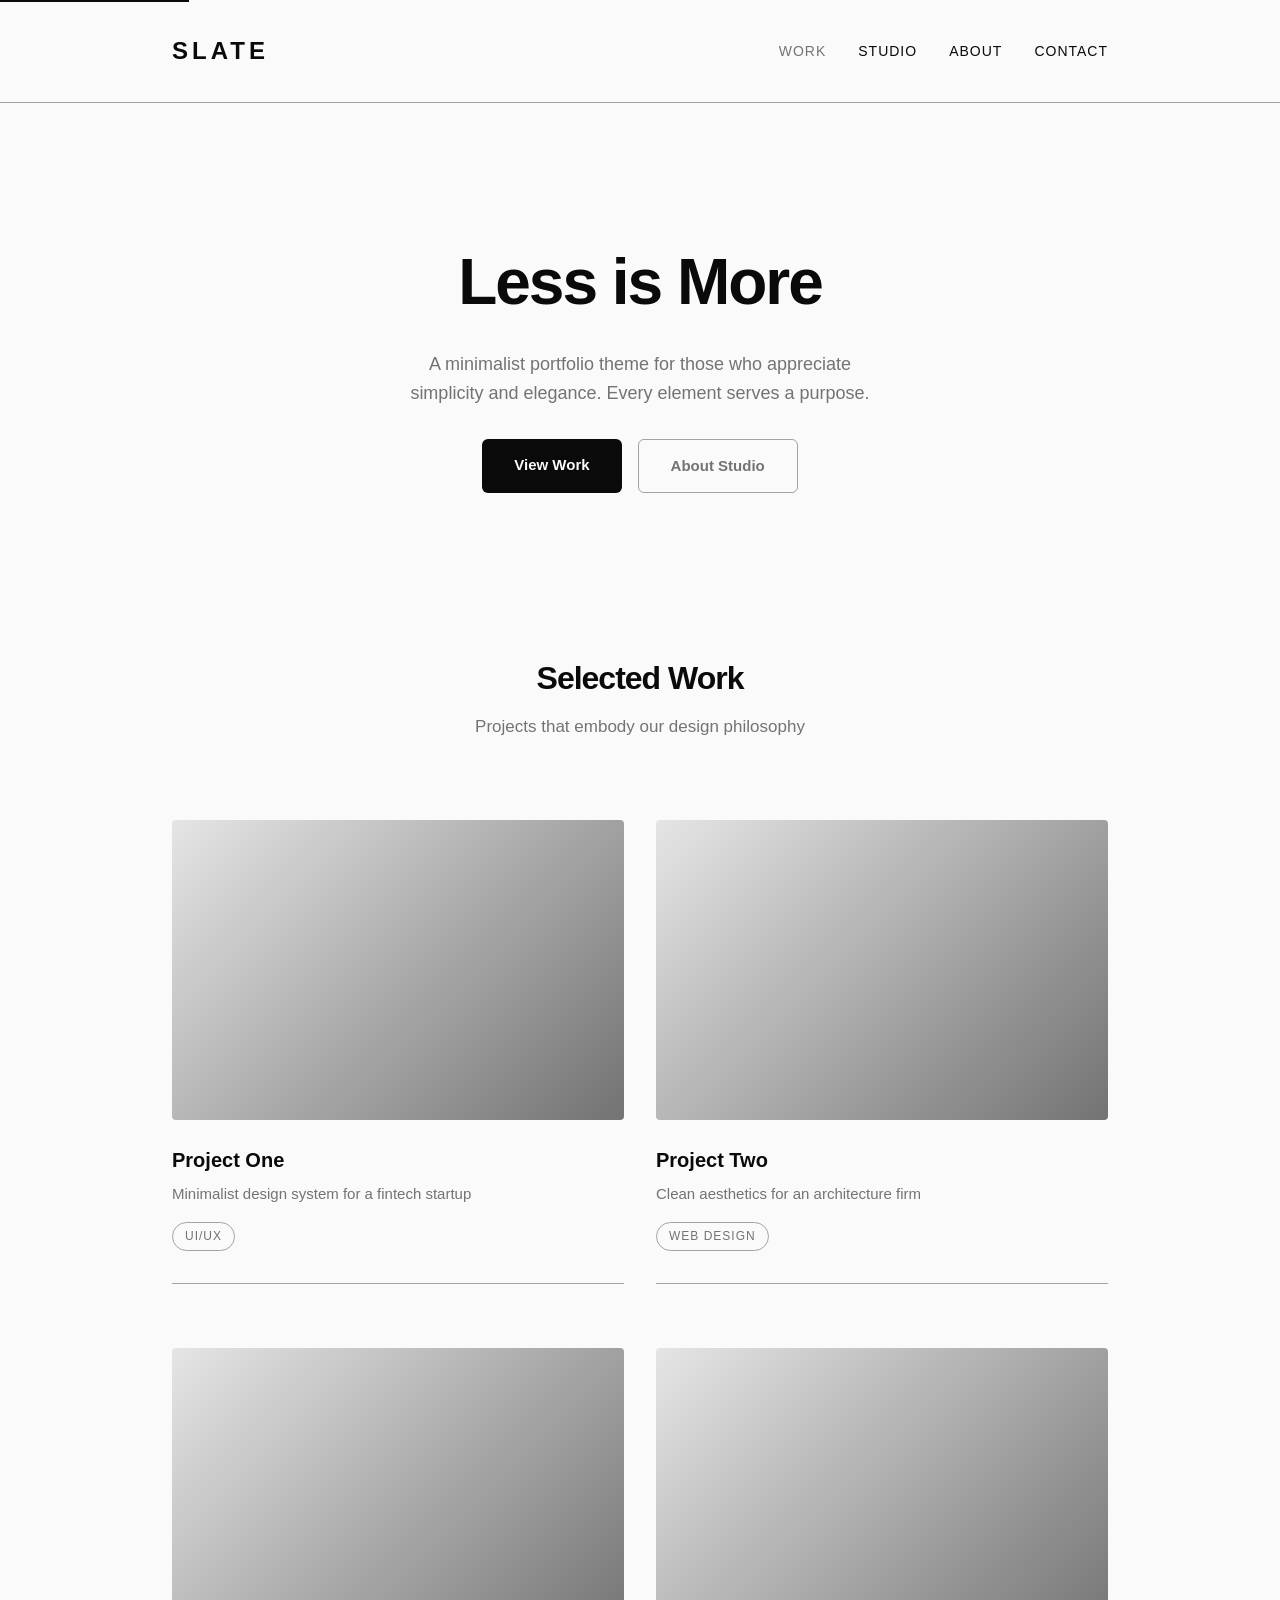
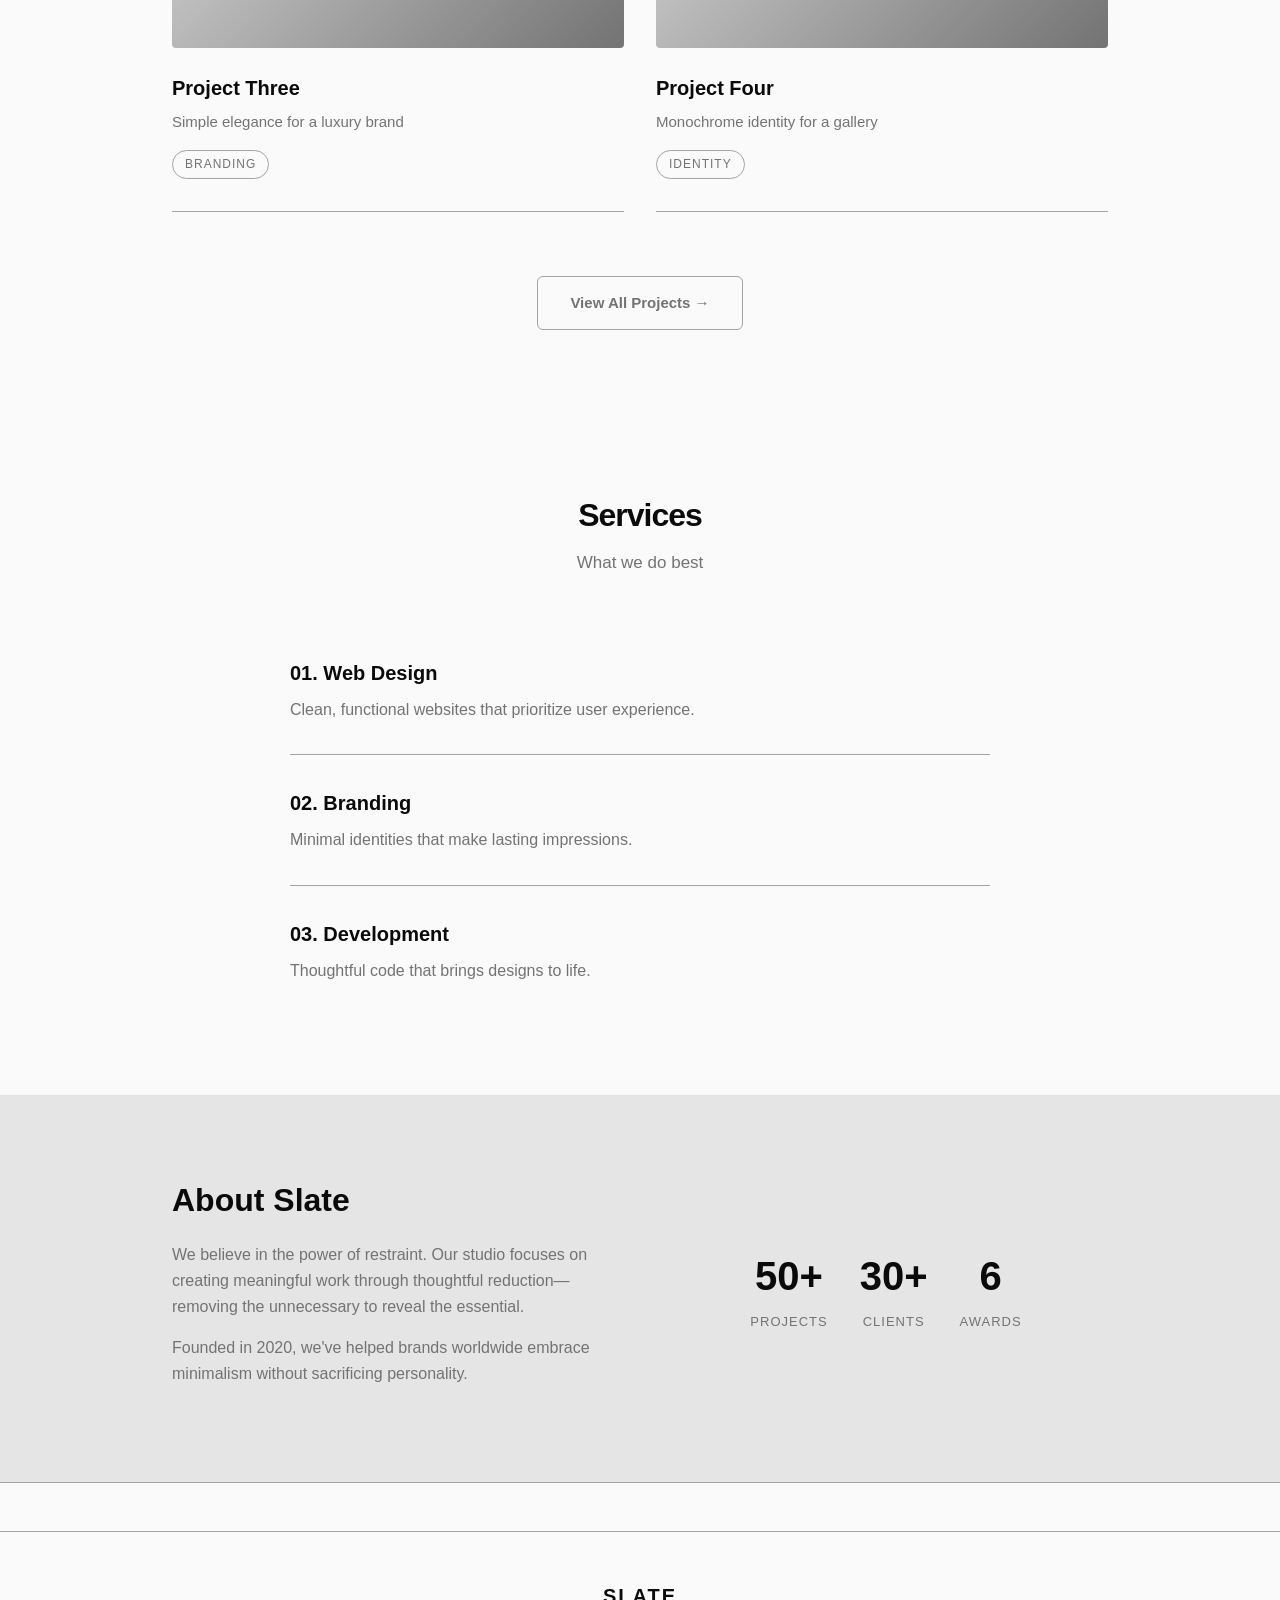
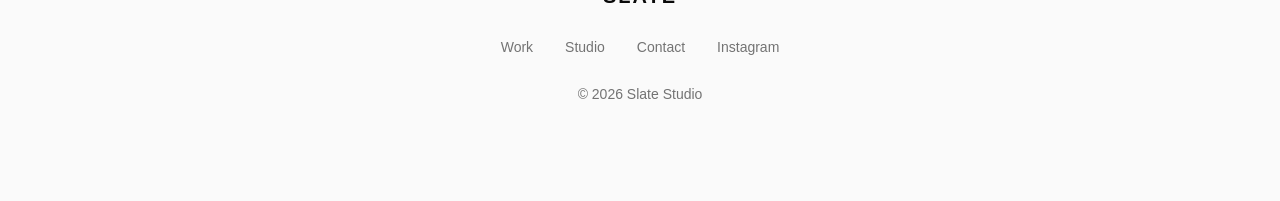
<file: slate/index.html>
<!DOCTYPE html>
<html lang="en">
<head>
  <meta charset="UTF-8">
  <meta name="viewport" content="width=device-width, initial-scale=1.0">
  <title>Slate — Minimal Portfolio</title>
  <link rel="stylesheet" href="css/styles.css">
</head>
<body>
  <a href="#main" class="skip-link">Skip to main content</a>
  
  <nav class="nav">
    <div class="container nav-content">
      <div class="logo">SLATE</div>
      <div class="nav-links">
        <a href="#" class="active">Work</a>
        <a href="#">Studio</a>
        <a href="#">About</a>
        <a href="#">Contact</a>
      </div>
    </div>
  </nav>

  <main id="main">
    <!-- Hero -->
    <section class="hero">
      <div class="container">
        <h1>Less is More</h1>
        <p>A minimalist portfolio theme for those who appreciate simplicity and elegance. Every element serves a purpose.</p>
        <div class="hero-actions">
          <a href="#work" class="btn btn-primary">View Work</a>
          <a href="#about" class="btn btn-ghost">About Studio</a>
        </div>
      </div>
    </section>

    <!-- Work Gallery -->
    <section class="gallery" id="work">
      <div class="container">
        <div class="section-header">
          <h2>Selected Work</h2>
          <p>Projects that embody our design philosophy</p>
        </div>
        <div class="gallery-grid">
          <div class="gallery-item">
            <div class="gallery-image"></div>
            <div class="gallery-info">
              <h3>Project One</h3>
              <p>Minimalist design system for a fintech startup</p>
              <span class="gallery-tag">UI/UX</span>
            </div>
          </div>
          <div class="gallery-item">
            <div class="gallery-image"></div>
            <div class="gallery-info">
              <h3>Project Two</h3>
              <p>Clean aesthetics for an architecture firm</p>
              <span class="gallery-tag">Web Design</span>
            </div>
          </div>
          <div class="gallery-item">
            <div class="gallery-image"></div>
            <div class="gallery-info">
              <h3>Project Three</h3>
              <p>Simple elegance for a luxury brand</p>
              <span class="gallery-tag">Branding</span>
            </div>
          </div>
          <div class="gallery-item">
            <div class="gallery-image"></div>
            <div class="gallery-info">
              <h3>Project Four</h3>
              <p>Monochrome identity for a gallery</p>
              <span class="gallery-tag">Identity</span>
            </div>
          </div>
        </div>
        <div class="section-cta">
          <a href="#" class="btn btn-ghost">View All Projects →</a>
        </div>
      </div>
    </section>

    <!-- Services -->
    <section class="services">
      <div class="container">
        <div class="section-header">
          <h2>Services</h2>
          <p>What we do best</p>
        </div>
        <div class="services-list">
          <div class="service-item">
            <h3>01. Web Design</h3>
            <p>Clean, functional websites that prioritize user experience.</p>
          </div>
          <div class="service-item">
            <h3>02. Branding</h3>
            <p>Minimal identities that make lasting impressions.</p>
          </div>
          <div class="service-item">
            <h3>03. Development</h3>
            <p>Thoughtful code that brings designs to life.</p>
          </div>
        </div>
      </div>
    </section>

    <!-- About -->
    <section class="about" id="about">
      <div class="container">
        <div class="about-content">
          <div class="about-text">
            <h2>About Slate</h2>
            <p>We believe in the power of restraint. Our studio focuses on creating meaningful work through thoughtful reduction—removing the unnecessary to reveal the essential.</p>
            <p>Founded in 2020, we've helped brands worldwide embrace minimalism without sacrificing personality.</p>
          </div>
          <div class="about-stats">
            <div class="about-stat">
              <div class="stat-num">50+</div>
              <div class="stat-label">Projects</div>
            </div>
            <div class="about-stat">
              <div class="stat-num">30+</div>
              <div class="stat-label">Clients</div>
            </div>
            <div class="about-stat">
              <div class="stat-num">6</div>
              <div class="stat-label">Awards</div>
            </div>
          </div>
        </div>
      </div>
    </section>
  </main>

  <footer>

  <footer>
    <div class="container">
      <div class="footer-content">
        <div class="footer-brand">SLATE</div>
        <div class="footer-links">
          <a href="#">Work</a>
          <a href="#">Studio</a>
          <a href="#">Contact</a>
          <a href="#">Instagram</a>
        </div>
        <p class="copyright">© 2026 Slate Studio</p>
      </div>
    </div>
  </footer>
</body>
</html>
</file>
<file: arctic/css/styles.css>
/* Arctic — Cool & Crisp Theme */

:root {
  /* Core Colors */
  --arctic-dark: #0c1929;
  --arctic-base: #153558;
  --arctic-light: #1e4a7a;
  --ice: #e0f2fe;
  --blue: #0ea5e9;
  --blue-light: #38bdf8;
  --cyan: #06b6d4;
  --white: #ffffff;
  --text: #0c1929;
  --text-light: #64748b;
  --shadow: 0 4px 12px rgba(14, 165, 233, 0.1);
  
  /* Additional Semantic Colors */
  --success: #10b981;
  --warning: #f59e0b;
  --error: #ef4444;
  
  /* Spacing */
  --radius-sm: 6px;
  --radius-md: 10px;
  --radius-lg: 14px;
  --radius-full: 9999px;
}

* { margin: 0; padding: 0; box-sizing: border-box; }

/* Skip Link for Accessibility */
.skip-link {
  position: absolute;
  top: -40px;
  left: 0;
  background: var(--blue);
  color: white;
  padding: 0.5rem 1rem;
  z-index: 1000;
  text-decoration: none;
  font-weight: 600;
}

.skip-link:focus {
  top: 0;
}

body {
  font-family: -apple-system, BlinkMacSystemFont, 'Inter', sans-serif;
  background: linear-gradient(180deg, var(--ice), var(--white));
  color: var(--text);
  min-height: 100vh;
  line-height: 1.6;
}

.container { max-width: 1100px; margin: 0 auto; padding: 0 2rem; }

/* Nav */
.nav {
  padding: 1.25rem 0;
  background: var(--white);
  border-bottom: 1px solid var(--ice);
  position: sticky;
  top: 0;
  z-index: 100;
}

.nav-content {
  display: flex;
  justify-content: space-between;
  align-items: center;
}

.logo {
  display: flex;
  align-items: center;
  gap: 0.5rem;
  font-size: 1.5rem;
  font-weight: 700;
  color: var(--blue);
}

.nav-links {
  display: flex;
  gap: 2rem;
  align-items: center;
}

.nav-links a {
  color: var(--text-light);
  text-decoration: none;
  font-weight: 500;
  transition: color 0.2s;
  position: relative;
}

.nav-links a::after {
  content: '';
  position: absolute;
  bottom: -4px;
  left: 0;
  width: 0;
  height: 2px;
  background: var(--blue);
  transition: width 0.2s;
}

.nav-links a:hover,
.nav-links a.active {
  color: var(--blue);
}

.nav-links a:hover::after,
.nav-links a.active::after {
  width: 100%;
}

.nav-links a:focus-visible {
  outline: 2px solid var(--blue);
  outline-offset: 4px;
  border-radius: 2px;
}

/* Mobile Menu Toggle */
.menu-toggle {
  display: none;
  background: none;
  border: none;
  font-size: 1.5rem;
  cursor: pointer;
  color: var(--text);
}

.nav-actions {
  display: flex;
  gap: 0.75rem;
  align-items: center;
}

/* Hero */
.hero {
  padding: 5rem 0 4rem;
  text-align: center;
}

.hero-badge {
  display: inline-flex;
  align-items: center;
  gap: 0.5rem;
  padding: 0.5rem 1rem;
  background: rgba(14, 165, 233, 0.1);
  border: 1px solid rgba(14, 165, 233, 0.2);
  border-radius: 9999px;
  font-size: 0.875rem;
  color: var(--blue);
  margin-bottom: 1.5rem;
}

.hero h1 {
  font-size: 3.5rem;
  font-weight: 800;
  color: var(--arctic-dark);
  margin-bottom: 1rem;
  letter-spacing: -1px;
}

.hero p {
  font-size: 1.125rem;
  color: var(--text-light);
  max-width: 600px;
  margin: 0 auto 2rem;
}

.hero-actions {
  display: flex;
  gap: 1rem;
  justify-content: center;
  margin-bottom: 3rem;
  flex-wrap: wrap;
}

.hero-trust {
  display: flex;
  gap: 2rem;
  justify-content: center;
  padding-top: 2rem;
  border-top: 1px solid var(--ice);
}

.trust-item {
  text-align: center;
}

.trust-num {
  font-size: 1.75rem;
  font-weight: 700;
  color: var(--blue);
}

.trust-label {
  font-size: 0.8125rem;
  color: var(--text-light);
  margin-top: 0.25rem;
}

/* Buttons */
.btn {
  padding: 0.875rem 1.75rem;
  border-radius: 8px;
  font-weight: 600;
  cursor: pointer;
  transition: all 0.2s;
  border: none;
  font-size: 0.9375rem;
  text-decoration: none;
  display: inline-block;
}

.btn:disabled { opacity: 0.5; cursor: not-allowed; }

.btn-sm { padding: 0.625rem 1.25rem; font-size: 0.875rem; }
.btn-lg { padding: 1rem 2.25rem; font-size: 1rem; }

.btn-primary {
  background: var(--blue);
  color: white;
}

.btn-primary:hover {
  background: #0284c7;
  transform: translateY(-1px);
  box-shadow: 0 4px 12px rgba(14, 165, 233, 0.3);
}

.btn-primary:active {
  transform: translateY(0);
}

.btn-ghost {
  background: transparent;
  color: var(--text-light);
  border: 1.5px solid var(--ice);
}

.btn-ghost:hover {
  color: var(--text);
  border-color: var(--blue);
  background: rgba(14, 165, 233, 0.05);
}

/* Section Header */
.section-header {
  text-align: center;
  margin-bottom: 2.5rem;
}

.section-header h2 {
  font-size: 2rem;
  color: var(--arctic-dark);
  margin-bottom: 0.5rem;
}

.section-header p {
  color: var(--text-light);
  font-size: 1.0625rem;
}

/* Features */
.features {
  padding: 4rem 0;
  background: var(--white);
}

.feature-grid {
  display: grid;
  grid-template-columns: repeat(auto-fit, minmax(240px, 1fr));
  gap: 2rem;
}

.feature {
  text-align: center;
  padding: 1.5rem;
}

.feature-icon {
  font-size: 2.5rem;
  margin-bottom: 1rem;
}

.feature h3 {
  font-size: 1.25rem;
  margin-bottom: 0.5rem;
  color: var(--arctic-dark);
}

.feature p {
  color: var(--text-light);
  font-size: 0.9375rem;
}

/* Stats Section */
.stats-section {
  padding: 4rem 0;
  background: var(--ice);
}

.stat-card {
  background: var(--white);
  padding: 3rem;
  border-radius: 1rem;
  text-align: center;
  box-shadow: var(--shadow);
}

.stat-card h3 {
  font-size: 1.75rem;
  margin-bottom: 0.5rem;
}

.stat-card > p {
  color: var(--text-light);
  margin-bottom: 2rem;
}

.stat-highlights {
  display: flex;
  gap: 3rem;
  justify-content: center;
  flex-wrap: wrap;
}

.stat-num {
  font-size: 2.5rem;
  font-weight: 700;
  color: var(--blue);
}

.stat-label {
  font-size: 0.875rem;
  color: var(--text-light);
  margin-top: 0.25rem;
}

/* CTA */
.cta {
  padding: 4rem 0;
  text-align: center;
}

.cta h2 {
  font-size: 2rem;
  margin-bottom: 0.75rem;
}

.cta p {
  color: var(--text-light);
  margin-bottom: 1.5rem;
}

.cta-note {
  font-size: 0.875rem;
  color: var(--text-light);
  margin-top: 1rem;
}

/* Footer */
footer {
  padding: 2.5rem 0;
  border-top: 1px solid var(--ice);
  background: var(--white);
}

.footer-content {
  display: flex;
  flex-direction: column;
  align-items: center;
  gap: 1.5rem;
}

.footer-brand {
  display: flex;
  align-items: center;
  gap: 0.5rem;
  font-size: 1.25rem;
  font-weight: 700;
  color: var(--blue);
}

.footer-links {
  display: flex;
  gap: 2rem;
}

.footer-links a {
  color: var(--text-light);
  text-decoration: none;
  transition: color 0.2s;
}

.footer-links a:hover {
  color: var(--blue);
}

.copyright {
  color: var(--text-light);
  font-size: 0.875rem;
}

/* Focus States for Accessibility */
.btn:focus-visible,
.nav-links a:focus-visible {
  outline: 2px solid var(--blue);
  outline-offset: 2px;
}

/* Scrollbar */
::-webkit-scrollbar {
  width: 8px;
  height: 8px;
}

::-webkit-scrollbar-track {
  background: var(--ice);
}

::-webkit-scrollbar-thumb {
  background: var(--blue-light);
  border-radius: 4px;
}

::-webkit-scrollbar-thumb:hover {
  background: var(--blue);
}

/* Selection */
::selection {
  background: var(--blue);
  color: white;
}

/* Reduced Motion */
@media (prefers-reduced-motion: reduce) {
  *,
  *::before,
  *::after {
    animation-duration: 0.01ms !important;
    animation-iteration-count: 1 !important;
    transition-duration: 0.01ms !important;
  }
}

/* Responsive */
@media (max-width: 1024px) {
  .container { max-width: 900px; }
  .hero h1 { font-size: 3rem; }
  .feature-grid { grid-template-columns: repeat(2, 1fr); }
}

@media (max-width: 768px) {
  .hero h1 { font-size: 2.25rem; letter-spacing: -0.5px; }
  .hero p { font-size: 1rem; }
  .hero-trust { gap: 1.5rem; flex-wrap: wrap; }
  .stat-highlights { gap: 1.5rem; flex-wrap: wrap; }
  .container { padding: 0 1.25rem; }
  
  .nav { padding: 1rem 0; }
  .nav-content { gap: 1rem; }
  .nav-links { display: none; }
  .menu-toggle { display: block; }
  
  .nav.mobile-open .nav-links {
    display: flex;
    flex-direction: column;
    position: absolute;
    top: 100%;
    left: 0;
    right: 0;
    background: var(--white);
    padding: 1rem;
    gap: 0.5rem;
    border-bottom: 1px solid var(--ice);
  }
  
  .feature-grid { grid-template-columns: 1fr; }
  .section-header h2 { font-size: 1.75rem; }
}

@media (max-width: 480px) {
  .hero { padding: 3rem 0 2rem; }
  .hero h1 { font-size: 1.875rem; }
  .hero-actions { flex-direction: column; align-items: stretch; }
  .hero-actions .btn { width: 100%; justify-content: center; }
  .trust-item { min-width: 80px; }
}
</file>
<file: cyber/css/styles.css>
/* Cyber — Neon Futurism Theme */

:root {
  /* Core Colors */
  --bg: #030014;
  --bg-light: #0a0a1f;
  --neon-green: #00ff9d;
  --neon-green-dim: rgba(0, 255, 157, 0.1);
  --neon-pink: #ff00ff;
  --neon-blue: #00ffff;
  --neon-yellow: #ffff00;
  --gray: #1a1a2e;
  --gray-light: #2a2a3e;
  --text: #ffffff;
  --text-muted: #94a3b8;
  --shadow: 0 0 20px rgba(0, 255, 157, 0.2);
  --shadow-lg: 0 0 40px rgba(0, 255, 157, 0.3);
  
  /* Semantic */
  --success: #00ff9d;
  --warning: #ffff00;
  --error: #ff4444;
  
  /* Spacing */
  --radius-sm: 4px;
  --radius-md: 8px;
  --radius-lg: 12px;
}

* { margin: 0; padding: 0; box-sizing: border-box; }

/* Skip Link for Accessibility */
.skip-link {
  position: absolute;
  top: -40px;
  left: 0;
  background: var(--neon-green);
  color: var(--bg);
  padding: 0.5rem 1rem;
  z-index: 1000;
  text-decoration: none;
  font-weight: 600;
}

.skip-link:focus {
  top: 0;
}

body {
  font-family: 'Courier New', monospace;
  background: var(--bg);
  color: var(--text);
  min-height: 100vh;
  line-height: 1.6;
}

.container { max-width: 1100px; margin: 0 auto; padding: 0 2rem; }

/* Grid Background */
.grid-bg {
  position: fixed;
  top: 0; left: 0;
  width: 100%; height: 100%;
  background: 
    linear-gradient(rgba(0, 255, 157, 0.03) 1px, transparent 1px),
    linear-gradient(90deg, rgba(0, 255, 157, 0.03) 1px, transparent 1px);
  background-size: 30px 30px;
  z-index: -1;
}

.scanlines {
  position: fixed;
  top: 0; left: 0;
  width: 100%; height: 100%;
  background: repeating-linear-gradient(
    0deg,
    rgba(0, 0, 0, 0.1) 0px,
    rgba(0, 0, 0, 0.1) 1px,
    transparent 1px,
    transparent 2px
  );
  pointer-events: none;
  z-index: 1000;
  opacity: 0.3;
}

/* Nav */
.nav {
  padding: 1.25rem 0;
  border-bottom: 1px solid rgba(0, 255, 157, 0.2);
  background: rgba(3, 0, 20, 0.98);
  backdrop-filter: blur(10px);
  position: sticky;
  top: 0;
  z-index: 100;
}

.nav-content {
  display: flex;
  justify-content: space-between;
  align-items: center;
}

.logo {
  font-size: 1.5rem;
  font-weight: 700;
  letter-spacing: 4px;
  color: var(--neon-green);
  text-shadow: 0 0 10px rgba(0, 255, 157, 0.5);
}

.nav-links {
  display: flex;
  gap: 2rem;
  align-items: center;
}

.nav-links a {
  color: var(--text);
  text-decoration: none;
  font-size: 0.875rem;
  letter-spacing: 1px;
  transition: all 0.2s;
}

.nav-links a:hover,
.nav-links a.active {
  color: var(--neon-green);
  text-shadow: 0 0 8px rgba(0, 255, 157, 0.5);
}

.nav-actions {
  display: flex;
  gap: 1rem;
  align-items: center;
}

.status-indicator {
  display: flex;
  align-items: center;
  gap: 0.5rem;
  font-size: 0.6875rem;
  color: var(--neon-green);
}

.status-dot {
  width: 8px;
  height: 8px;
  background: var(--neon-green);
  border-radius: 50%;
  box-shadow: 0 0 10px var(--neon-green);
  animation: pulse 2s ease-in-out infinite;
}

@keyframes pulse {
  0%, 100% { opacity: 1; }
  50% { opacity: 0.5; }
}

/* Hero */
.hero {
  padding: 5rem 0 4rem;
  text-align: center;
}

.hero-badge {
  display: inline-flex;
  gap: 1rem;
  align-items: center;
  padding: 0.5rem 1rem;
  background: rgba(0, 255, 157, 0.1);
  border: 1px solid rgba(0, 255, 157, 0.2);
  border-radius: 4px;
  font-size: 0.75rem;
  color: var(--neon-green);
  margin-bottom: 1.5rem;
  text-transform: uppercase;
  letter-spacing: 1px;
}

.hero h1 {
  font-size: 4rem;
  font-weight: 800;
  margin-bottom: 1rem;
  line-height: 1.1;
}

.neon {
  color: var(--neon-green);
  text-shadow: 0 0 20px rgba(0, 255, 157, 0.5);
}

.hero p {
  font-size: 1.125rem;
  color: var(--neon-green);
  opacity: 0.8;
  max-width: 600px;
  margin: 0 auto 2rem;
}

.hero-actions {
  display: flex;
  gap: 1rem;
  justify-content: center;
  margin-bottom: 3rem;
  flex-wrap: wrap;
}

.hero-code {
  background: var(--bg-light);
  border: 1px solid rgba(0, 255, 157, 0.2);
  border-radius: 1rem;
  padding: 2rem;
  max-width: 600px;
  margin: 0 auto 3rem;
  text-align: left;
}

.hero-code code {
  font-family: 'Monaco', 'Consolas', monospace;
  font-size: 0.875rem;
  line-height: 1.8;
  color: var(--neon-green);
}

.hero-stats {
  display: flex;
  gap: 2.5rem;
  justify-content: center;
  padding-top: 2rem;
  border-top: 1px solid rgba(0, 255, 157, 0.1);
  flex-wrap: wrap;
}

.stat {
  text-align: center;
}

.stat-num {
  font-size: 2rem;
  font-weight: 700;
  color: var(--neon-green);
  text-shadow: 0 0 10px rgba(0, 255, 157, 0.3);
}

.stat-label {
  font-size: 0.8125rem;
  color: var(--text-muted);
  margin-top: 0.25rem;
}

.stat-divider {
  width: 1px;
  height: 3rem;
  background: rgba(0, 255, 157, 0.2);
  align-self: center;
}

/* Buttons */
.btn {
  padding: 0.875rem 2rem;
  border: 2px solid var(--neon-green);
  background: transparent;
  color: var(--neon-green);
  font-family: inherit;
  font-weight: 700;
  cursor: pointer;
  transition: all 0.3s;
  text-transform: uppercase;
  letter-spacing: 2px;
  font-size: 0.9375rem;
  text-decoration: none;
  display: inline-flex;
  align-items: center;
  gap: 0.5rem;
}

.btn:disabled { opacity: 0.5; cursor: not-allowed; }
.btn-sm { padding: 0.625rem 1.25rem; font-size: 0.8125rem; }
.btn-lg { padding: 1rem 2.5rem; font-size: 1rem; }

.btn-primary {
  background: var(--neon-green);
  color: var(--bg);
}

.btn-primary:hover {
  box-shadow: 0 0 30px rgba(0, 255, 157, 0.5);
  transform: translateY(-2px);
}

.btn-primary:active {
  transform: translateY(0);
}

.btn-ghost {
  color: var(--text-muted);
  border-color: var(--gray-light);
}

.btn-ghost:hover {
  color: var(--text);
  border-color: var(--neon-green);
  background: rgba(0, 255, 157, 0.05);
}

/* Section Header */
.section-header {
  text-align: center;
  margin-bottom: 3rem;
}

.section-header h2 {
  font-size: 2rem;
  font-weight: 700;
  margin-bottom: 0.5rem;
  letter-spacing: -1px;
}

.section-header p {
  color: var(--text-muted);
  font-size: 1.0625rem;
}

/* Systems */
.systems {
  padding: 5rem 0;
}

.systems-grid {
  display: grid;
  grid-template-columns: repeat(auto-fit, minmax(300px, 1fr));
  gap: 1.5rem;
}

.system-card {
  background: var(--gray);
  padding: 2.5rem;
  border: 1px solid rgba(0, 255, 157, 0.15);
  border-radius: 1rem;
  transition: all 0.3s;
}

.system-card:hover {
  border-color: var(--neon-green);
  box-shadow: var(--shadow);
  transform: translateY(-4px);
}

.system-icon {
  font-size: 2.5rem;
  color: var(--neon-green);
  margin-bottom: 1rem;
}

.system-card h3 {
  font-size: 1.375rem;
  color: var(--neon-green);
  margin-bottom: 0.75rem;
}

.system-card p {
  color: var(--text-muted);
  margin-bottom: 1.5rem;
  font-size: 0.9375rem;
}

.system-features {
  list-style: none;
}

.system-features li {
  color: var(--text);
  font-size: 0.875rem;
  padding: 0.375rem 0;
  display: flex;
  align-items: center;
  gap: 0.5rem;
}

.system-features li::before {
  content: '>';
  color: var(--neon-green);
}

/* Features */
.features {
  padding: 4rem 0;
  background: var(--bg-light);
}

.features-list {
  max-width: 600px;
  margin: 0 auto;
}

.feature-item {
  display: flex;
  align-items: center;
  gap: 1rem;
  padding: 0.75rem 0;
  border-bottom: 1px solid var(--gray-light);
  color: var(--text);
}

.feature-check {
  color: var(--neon-green);
  font-weight: 700;
}

/* CTA */
.cta {
  padding: 5rem 0;
  text-align: center;
}

.cta h2 {
  font-size: 2.25rem;
  margin-bottom: 0.75rem;
}

.cta p {
  color: var(--text-muted);
  margin-bottom: 2rem;
  font-size: 1.0625rem;
}

.cta-actions {
  display: flex;
  gap: 1rem;
  justify-content: center;
  flex-wrap: wrap;
}

/* Footer */
footer {
  padding: 3rem 0;
  border-top: 1px solid rgba(0, 255, 157, 0.1);
}

.footer-content {
  display: flex;
  flex-direction: column;
  align-items: center;
  gap: 1.5rem;
}

.footer-brand {
  font-size: 1.5rem;
  font-weight: 700;
  letter-spacing: 4px;
  color: var(--neon-green);
  text-shadow: 0 0 10px rgba(0, 255, 157, 0.5);
}

.footer-links {
  display: flex;
  gap: 2rem;
  flex-wrap: wrap;
}

.footer-links a {
  color: var(--text-muted);
  text-decoration: none;
  font-size: 0.9375rem;
  transition: color 0.2s;
}

.footer-links a:hover {
  color: var(--neon-green);
}

.copyright {
  color: var(--text-muted);
  font-size: 0.875rem;
}

.system-status {
  font-size: 0.75rem;
  color: var(--text-muted);
}

.status-online {
  color: var(--neon-green);
}

/* Focus States for Accessibility */
.btn:focus-visible {
  outline: 2px solid var(--neon-green);
  outline-offset: 4px;
}

.nav-links a:focus-visible {
  outline: 2px solid var(--neon-green);
  outline-offset: 4px;
}

/* Scrollbar */
::-webkit-scrollbar {
  width: 8px;
  height: 8px;
}

::-webkit-scrollbar-track {
  background: var(--bg);
}

::-webkit-scrollbar-thumb {
  background: var(--neon-green-dim);
  border-radius: 4px;
}

::-webkit-scrollbar-thumb:hover {
  background: var(--neon-green);
}

/* Selection */
::selection {
  background: var(--neon-green);
  color: var(--bg);
}

/* Reduced Motion */
@media (prefers-reduced-motion: reduce) {
  *,
  *::before,
  *::after {
    animation-duration: 0.01ms !important;
    animation-iteration-count: 1 !important;
    transition-duration: 0.01ms !important;
  }
}

/* Responsive */
@media (max-width: 1024px) {
  .systems-grid { grid-template-columns: repeat(2, 1fr); }
}

@media (max-width: 768px) {
  .hero h1 { font-size: 2.25rem; }
  .nav-links { display: none; }
  .menu-toggle { display: block; }
  .container { padding: 0 1.25rem; }
  .systems-grid { grid-template-columns: 1fr; }
  .hero-code { padding: 1.25rem; }
  .hero-code code { font-size: 0.75rem; }
}

@media (max-width: 480px) {
  .hero { padding: 3rem 0 2rem; }
  .hero-stats { flex-direction: column; gap: 1rem; }
  .stat-divider { display: none; }
  .hero-actions { flex-direction: column; }
  .hero-actions .btn { width: 100%; justify-content: center; }
}
</file>
<file: ember/css/styles.css>
/* Ember — Bold & Fiery Theme */

:root {
  /* Core Colors */
  --ember-dark: #1a0a00;
  --ember-base: #2d1200;
  --ember-light: #3d1a00;
  --orange: #f97316;
  --orange-light: #fb923c;
  --orange-dark: #ea580c;
  --red: #dc2626;
  --yellow: #fbbf24;
  --cream: #fef3e7;
  --text: #f8fafc;
  --text-muted: #94a3b8;
  --shadow: 0 8px 24px rgba(249, 115, 22, 0.15);
  
  /* Semantic */
  --success: #22c55e;
  --warning: #f59e0b;
  --error: #ef4444;
  
  /* Spacing */
  --radius-sm: 6px;
  --radius-md: 10px;
  --radius-lg: 16px;
  --radius-full: 9999px;
}

* { margin: 0; padding: 0; box-sizing: border-box; }

/* Skip Link for Accessibility */
.skip-link {
  position: absolute;
  top: -40px;
  left: 0;
  background: var(--orange);
  color: white;
  padding: 0.5rem 1rem;
  z-index: 1000;
  text-decoration: none;
  font-weight: 600;
}

.skip-link:focus {
  top: 0;
}

body {
  font-family: -apple-system, BlinkMacSystemFont, 'Inter', sans-serif;
  background: var(--ember-dark);
  color: var(--text);
  min-height: 100vh;
  line-height: 1.6;
}

.container {
  max-width: 1100px;
  margin: 0 auto;
  padding: 0 2rem;
}

/* Nav */
.nav {
  padding: 1.25rem 0;
  border-bottom: 1px solid rgba(249, 115, 22, 0.15);
  position: sticky;
  top: 0;
  background: rgba(26, 10, 0, 0.98);
  backdrop-filter: blur(10px);
  z-index: 100;
}

.nav-content {
  display: flex;
  justify-content: space-between;
  align-items: center;
}

.logo {
  display: flex;
  align-items: center;
  gap: 0.75rem;
  font-size: 1.5rem;
  font-weight: 800;
  background: linear-gradient(135deg, var(--orange), var(--red));
  -webkit-background-clip: text;
  -webkit-text-fill-color: transparent;
}

.nav-links {
  display: flex;
  gap: 2rem;
  align-items: center;
}

.nav-links a {
  color: var(--text-muted);
  text-decoration: none;
  font-size: 0.9375rem;
  transition: color 0.2s;
}

.nav-links a:hover,
.nav-links a.active {
  color: var(--orange);
}

.nav-actions {
  display: flex;
  gap: 1rem;
  align-items: center;
}

.nav-link {
  color: var(--text-muted);
  text-decoration: none;
  font-size: 0.9375rem;
}

/* Hero */
.hero {
  padding: 5rem 0 4rem;
  text-align: center;
}

.hero-badge {
  display: inline-flex;
  align-items: center;
  gap: 0.5rem;
  padding: 0.5rem 1rem;
  background: rgba(249, 115, 22, 0.1);
  border: 1px solid rgba(249, 115, 22, 0.2);
  border-radius: 9999px;
  font-size: 0.875rem;
  color: var(--orange-light);
  margin-bottom: 1.5rem;
}

.hero h1 {
  font-size: 4rem;
  font-weight: 800;
  margin-bottom: 1rem;
  line-height: 1.1;
}

.hero h1 .gradient-text {
  background: linear-gradient(135deg, var(--orange), var(--yellow));
  -webkit-background-clip: text;
  -webkit-text-fill-color: transparent;
}

.hero p {
  font-size: 1.125rem;
  color: var(--orange-light);
  max-width: 600px;
  margin: 0 auto 2rem;
}

.hero-actions {
  display: flex;
  gap: 1rem;
  justify-content: center;
  margin-bottom: 3rem;
  flex-wrap: wrap;
}

.hero-code {
  background: var(--ember-base);
  border: 1px solid rgba(249, 115, 22, 0.2);
  border-radius: 1rem;
  padding: 2rem;
  max-width: 600px;
  margin: 0 auto 3rem;
  text-align: left;
}

.hero-code code {
  font-family: 'Monaco', 'Consolas', monospace;
  font-size: 0.875rem;
  line-height: 1.8;
  color: var(--orange-light);
}

.hero-stats {
  display: flex;
  gap: 2.5rem;
  justify-content: center;
  padding-top: 2rem;
  border-top: 1px solid rgba(249, 115, 22, 0.1);
  flex-wrap: wrap;
}

.stat {
  text-align: center;
}

.stat-num {
  font-size: 2rem;
  font-weight: 700;
  color: var(--orange);
}

.stat-label {
  font-size: 0.8125rem;
  color: var(--text-muted);
  margin-top: 0.25rem;
}

.stat-divider {
  width: 1px;
  height: 3rem;
  background: rgba(249, 115, 22, 0.2);
  align-self: center;
}

/* Buttons */
.btn {
  padding: 0.875rem 1.75rem;
  border-radius: 9999px;
  font-weight: 600;
  cursor: pointer;
  transition: all 0.2s;
  border: none;
  font-size: 0.9375rem;
  text-decoration: none;
  display: inline-flex;
  align-items: center;
  gap: 0.5rem;
}

.btn:disabled {
  opacity: 0.5;
  cursor: not-allowed;
}

.btn-sm {
  padding: 0.625rem 1.25rem;
  font-size: 0.875rem;
}

.btn-lg {
  padding: 1rem 2.25rem;
  font-size: 1rem;
}

.btn-primary {
  background: linear-gradient(135deg, var(--orange), var(--red));
  color: white;
  box-shadow: 0 4px 14px rgba(249, 115, 22, 0.3);
}

.btn-primary:hover {
  transform: scale(1.02);
  box-shadow: 0 6px 20px rgba(249, 115, 22, 0.4);
}

.btn-primary:active {
  transform: scale(1);
}

.btn-ghost {
  background: transparent;
  color: var(--text-muted);
  border: 1px solid rgba(249, 115, 22, 0.3);
}

.btn-ghost:hover {
  color: var(--text);
  border-color: var(--orange);
  background: rgba(249, 115, 22, 0.05);
}

/* Section Header */
.section-header {
  text-align: center;
  margin-bottom: 3rem;
}

.section-header h2 {
  font-size: 2.25rem;
  font-weight: 700;
  margin-bottom: 0.5rem;
}

.section-header p {
  color: var(--text-muted);
  font-size: 1.0625rem;
}

/* Showcase */
.showcase {
  padding: 5rem 0;
}

.showcase-grid {
  display: grid;
  grid-template-columns: repeat(auto-fit, minmax(300px, 1fr));
  gap: 1.5rem;
}

.showcase-item {
  background: var(--ember-base);
  padding: 2.5rem;
  border-radius: 1rem;
  border: 1px solid rgba(249, 115, 22, 0.1);
  transition: all 0.3s;
}

.showcase-item:hover {
  border-color: var(--orange);
  transform: translateY(-4px);
  box-shadow: var(--shadow);
}

.showcase-num {
  font-size: 3rem;
  font-weight: 800;
  color: rgba(249, 115, 22, 0.15);
  margin-bottom: 1rem;
}

.showcase-icon {
  font-size: 2.5rem;
  margin-bottom: 1rem;
}

.showcase-item h3 {
  font-size: 1.5rem;
  margin-bottom: 0.75rem;
  color: var(--orange);
}

.showcase-item p {
  color: var(--text-muted);
  margin-bottom: 1.5rem;
}

.feature-list {
  list-style: none;
}

.feature-list li {
  color: var(--text);
  font-size: 0.875rem;
  padding: 0.375rem 0;
  display: flex;
  align-items: center;
  gap: 0.5rem;
}

.feature-list li::before {
  content: '→';
  color: var(--orange);
}

/* Code Section */
.code-section {
  padding: 5rem 0;
  background: var(--ember-base);
}

.code-content {
  display: grid;
  grid-template-columns: 1fr 1fr;
  gap: 3rem;
  align-items: center;
}

.code-text h2 {
  font-size: 2rem;
  margin-bottom: 1rem;
}

.code-text p {
  color: var(--text-muted);
  margin-bottom: 1.5rem;
}

.code-features {
  margin-bottom: 2rem;
}

.code-feature {
  display: flex;
  align-items: center;
  gap: 0.75rem;
  margin-bottom: 0.75rem;
  color: var(--text);
}

.feature-check {
  color: var(--orange);
  font-weight: 700;
}

.code-block {
  background: var(--ember-dark);
  border: 1px solid rgba(249, 115, 22, 0.2);
  border-radius: 1rem;
  padding: 2rem;
  overflow-x: auto;
}

code .keyword { color: var(--red); }
code .function { color: var(--orange); }
code .string { color: var(--yellow); }
code .comment { color: var(--text-muted); font-style: italic; }

code {
  font-family: 'Monaco', 'Consolas', monospace;
  font-size: 0.875rem;
  line-height: 1.8;
}

/* CTA */
.cta {
  padding: 5rem 0;
  text-align: center;
}

.cta h2 {
  font-size: 2.25rem;
  margin-bottom: 0.75rem;
}

.cta p {
  color: var(--text-muted);
  margin-bottom: 2rem;
  font-size: 1.0625rem;
}

.cta-actions {
  display: flex;
  gap: 1rem;
  justify-content: center;
  flex-wrap: wrap;
}

/* Footer */
footer {
  padding: 3rem 0;
  border-top: 1px solid rgba(249, 115, 22, 0.1);
}

.footer-content {
  display: flex;
  flex-direction: column;
  align-items: center;
  gap: 1.5rem;
}

.footer-brand {
  display: flex;
  align-items: center;
  gap: 0.5rem;
  font-size: 1.25rem;
  font-weight: 800;
  background: linear-gradient(135deg, var(--orange), var(--red));
  -webkit-background-clip: text;
  -webkit-text-fill-color: transparent;
}

.footer-links {
  display: flex;
  gap: 2rem;
  flex-wrap: wrap;
}

.footer-links a {
  color: var(--text-muted);
  text-decoration: none;
  font-size: 0.9375rem;
  transition: color 0.2s;
}

.footer-links a:hover {
  color: var(--orange);
}

.copyright {
  color: var(--text-muted);
  font-size: 0.875rem;
}

/* Focus States for Accessibility */
.btn:focus-visible {
  outline: 2px solid var(--orange);
  outline-offset: 4px;
}

.nav-links a:focus-visible {
  outline: 2px solid var(--orange);
  outline-offset: 4px;
}

/* Scrollbar */
::-webkit-scrollbar {
  width: 8px;
  height: 8px;
}

::-webkit-scrollbar-track {
  background: var(--ember-dark);
}

::-webkit-scrollbar-thumb {
  background: rgba(249, 115, 22, 0.3);
  border-radius: 4px;
}

::-webkit-scrollbar-thumb:hover {
  background: var(--orange);
}

/* Selection */
::selection {
  background: var(--orange);
  color: var(--ember-dark);
}

/* Reduced Motion */
@media (prefers-reduced-motion: reduce) {
  *,
  *::before,
  *::after {
    animation-duration: 0.01ms !important;
    animation-iteration-count: 1 !important;
    transition-duration: 0.01ms !important;
  }
}

/* Responsive */
@media (max-width: 1024px) {
  .showcase-grid { grid-template-columns: repeat(2, 1fr); }
}

@media (max-width: 768px) {
  .hero h1 { font-size: 2.25rem; }
  .nav-links { display: none; }
  .code-content { grid-template-columns: 1fr; gap: 2rem; }
  .container { padding: 0 1.25rem; }
  .showcase-grid { grid-template-columns: 1fr; }
  .hero-code { padding: 1.25rem; }
}

@media (max-width: 480px) {
  .hero { padding: 3rem 0 2rem; }
  .hero-actions { flex-direction: column; }
  .hero-actions .btn { width: 100%; justify-content: center; }
  .hero-stats { flex-direction: column; gap: 1rem; }
  .stat-divider { display: none; }
}
</file>
<file: forest/css/styles.css>
/* Forest — Natural & Organic Theme */

:root {
  /* Core Colors */
  --forest-dark: #1a2e1a;
  --forest-base: #2d4a2d;
  --forest-light: #4a7c4a;
  --sage: #87a787;
  --sage-light: #a8c9a8;
  --cream: #f5f5f0;
  --cream-dark: #e8e8e0;
  --earth: #8b7355;
  --white: #ffffff;
  --text: #1a1a1a;
  --text-light: #6b6b6b;
  --shadow: 0 4px 12px rgba(0,0,0,0.08);
  --shadow-lg: 0 8px 24px rgba(0,0,0,0.12);
  
  /* Semantic */
  --success: #22c55e;
  --warning: #f59e0b;
  --error: #ef4444;
  
  /* Spacing */
  --radius-sm: 4px;
  --radius-md: 8px;
  --radius-lg: 12px;
}

* { margin: 0; padding: 0; box-sizing: border-box; }

/* Skip Link for Accessibility */
.skip-link {
  position: absolute;
  top: -40px;
  left: 0;
  background: var(--forest-light);
  color: var(--white);
  padding: 0.5rem 1rem;
  z-index: 1000;
  text-decoration: none;
  font-weight: 600;
}

.skip-link:focus {
  top: 0;
}

body {
  font-family: 'Georgia', serif;
  background: var(--cream);
  color: var(--text);
  line-height: 1.7;
}

.container {
  max-width: 1100px;
  margin: 0 auto;
  padding: 0 2rem;
}

/* Navigation */
.nav {
  background: var(--forest-dark);
  padding: 1.25rem 0;
  position: sticky;
  top: 0;
  z-index: 100;
}

.nav-content {
  display: flex;
  justify-content: space-between;
  align-items: center;
}

.logo {
  display: flex;
  align-items: center;
  gap: 0.5rem;
  font-size: 1.5rem;
  font-weight: 600;
  color: var(--cream);
}

.nav-links {
  display: flex;
  gap: 2rem;
  align-items: center;
}

.nav-links a {
  color: var(--sage-light);
  text-decoration: none;
  font-size: 0.9375rem;
  font-weight: 500;
  transition: color 0.2s;
}

.nav-links a:hover,
.nav-links a.active {
  color: var(--cream);
}

.nav-actions {
  display: flex;
  gap: 0.75rem;
  align-items: center;
}

.icon-btn {
  background: transparent;
  border: none;
  color: var(--sage);
  font-size: 1.25rem;
  cursor: pointer;
  padding: 0.5rem;
  position: relative;
}

/* Mobile Menu Toggle */
.menu-toggle {
  display: none;
  background: none;
  border: none;
  font-size: 1.5rem;
  cursor: pointer;
  color: var(--cream);
}

.cart-count {
  position: absolute;
  top: 0;
  right: -4px;
  background: var(--forest-light);
  color: var(--cream);
  font-size: 0.625rem;
  font-weight: 700;
  padding: 2px 6px;
  border-radius: 9999px;
}

/* Buttons */
.btn {
  padding: 0.875rem 1.75rem;
  border-radius: 6px;
  font-weight: 600;
  cursor: pointer;
  transition: all 0.2s;
  border: none;
  font-size: 0.9375rem;
  text-decoration: none;
  display: inline-block;
}

.btn:disabled {
  opacity: 0.5;
  cursor: not-allowed;
}

.btn-sm {
  padding: 0.625rem 1.25rem;
  font-size: 0.875rem;
}

.btn-lg {
  padding: 1rem 2.25rem;
  font-size: 1rem;
}

.btn-primary {
  background: var(--forest-base);
  color: var(--cream);
}

.btn-primary:hover {
  background: var(--forest-light);
  transform: translateY(-1px);
  box-shadow: 0 4px 12px rgba(0, 0, 0, 0.15);
}

.btn-primary:active {
  transform: translateY(0);
}

.btn-outline {
  background: transparent;
  border: 2px solid var(--forest-base);
  color: var(--forest-base);
}

.btn-outline:hover {
  background: var(--forest-base);
  color: var(--cream);
}

/* Hero */
.hero {
  padding: 5rem 0 4rem;
  text-align: center;
  background: linear-gradient(180deg, var(--forest-dark), var(--forest-base));
  color: var(--cream);
}

.hero-badge {
  display: inline-flex;
  align-items: center;
  gap: 0.5rem;
  padding: 0.5rem 1rem;
  background: rgba(255,255,255,0.1);
  border-radius: 9999px;
  font-size: 0.875rem;
  margin-bottom: 1.5rem;
}

.hero h1 {
  font-size: 3.5rem;
  margin-bottom: 1rem;
  line-height: 1.2;
}

.hero p {
  font-size: 1.125rem;
  max-width: 600px;
  margin: 0 auto 2rem;
  opacity: 0.9;
}

.hero-actions {
  display: flex;
  gap: 1rem;
  justify-content: center;
  margin-bottom: 2rem;
  flex-wrap: wrap;
}

/* Features */
.features {
  padding: 4rem 0;
  background: var(--cream);
}

.feature-grid {
  display: grid;
  grid-template-columns: repeat(auto-fit, minmax(220px, 1fr));
  gap: 2rem;
}

.feature {
  text-align: center;
  padding: 1.5rem;
}

.feature-icon {
  font-size: 2.5rem;
  margin-bottom: 1rem;
}

.feature h3 {
  font-size: 1.125rem;
  margin-bottom: 0.5rem;
  color: var(--forest-dark);
}

.feature p {
  color: var(--text-light);
  font-size: 0.9375rem;
}

/* Section Header */
.section-header {
  text-align: center;
  margin-bottom: 2.5rem;
}

.section-header h2 {
  font-size: 2rem;
  color: var(--forest-dark);
  margin-bottom: 0.5rem;
}

.section-header p {
  color: var(--text-light);
  font-size: 1.0625rem;
}

/* Products */
.products {
  padding: 4rem 0;
}

.product-grid {
  display: grid;
  grid-template-columns: repeat(auto-fit, minmax(260px, 1fr));
  gap: 2rem;
  margin-bottom: 2rem;
}

.product-card {
  background: var(--white);
  border-radius: 10px;
  overflow: hidden;
  box-shadow: var(--shadow);
  transition: all 0.3s;
}

.product-card:hover {
  transform: translateY(-5px);
  box-shadow: var(--shadow-lg);
}

.product-image {
  height: 280px;
  background: linear-gradient(135deg, var(--sage), var(--forest-light));
  position: relative;
}

.product-badge {
  position: absolute;
  top: 1rem;
  left: 1rem;
  background: var(--forest-dark);
  color: var(--cream);
  padding: 0.25rem 0.75rem;
  border-radius: 4px;
  font-size: 0.75rem;
  font-weight: 600;
}

.product-badge.new {
  background: var(--forest-light);
}

.product-info {
  padding: 1.5rem;
}

.product-info h3 {
  font-size: 1.125rem;
  margin-bottom: 0.375rem;
  color: var(--forest-dark);
}

.product-desc {
  color: var(--text-light);
  font-size: 0.875rem;
  margin-bottom: 0.75rem;
}

.price {
  font-size: 1.25rem;
  font-weight: 600;
  color: var(--earth);
  margin-bottom: 1rem;
}

.price-current {
  color: var(--earth);
}

.price-was {
  text-decoration: line-through;
  opacity: 0.5;
  margin-left: 0.5rem;
  font-size: 1rem;
}

.section-cta {
  text-align: center;
  padding-top: 2rem;
}

.section-cta .btn {
  text-decoration: none;
}

/* Values Section */
.values {
  padding: 4rem 0;
  background: var(--forest-dark);
  color: var(--cream);
}

.values-content {
  display: grid;
  grid-template-columns: 1fr 1fr;
  gap: 3rem;
  align-items: center;
}

.values-text h2 {
  font-size: 2rem;
  margin-bottom: 1rem;
}

.values-text p {
  margin-bottom: 1.5rem;
  opacity: 0.9;
}

.values-list {
  list-style: none;
  margin-bottom: 2rem;
}

.values-list li {
  margin-bottom: 0.75rem;
  display: flex;
  align-items: center;
  gap: 0.75rem;
}

.values-placeholder {
  font-size: 8rem;
  text-align: center;
  opacity: 0.3;
}

/* Testimonials */
.testimonials {
  padding: 4rem 0;
  background: var(--cream);
}

.testimonials h2 {
  text-align: center;
  font-size: 2rem;
  color: var(--forest-dark);
  margin-bottom: 2.5rem;
}

.testimonial-grid {
  display: grid;
  grid-template-columns: repeat(auto-fit, minmax(300px, 1fr));
  gap: 2rem;
}

.testimonial-card {
  background: var(--white);
  padding: 2rem;
  border-radius: 10px;
  box-shadow: var(--shadow);
}

.testimonial-stars {
  color: var(--earth);
  margin-bottom: 1rem;
  font-size: 1.25rem;
}

.testimonial-card p {
  color: var(--text-light);
  margin-bottom: 1.5rem;
  line-height: 1.7;
}

.testimonial-author {
  display: flex;
  flex-direction: column;
}

.testimonial-author strong {
  color: var(--forest-dark);
}

.testimonial-author span {
  font-size: 0.8125rem;
  color: var(--text-light);
}

/* Footer */
footer {
  background: var(--forest-dark);
  color: var(--sage);
  padding: 3rem 0 2rem;
}

.footer-content {
  display: grid;
  grid-template-columns: 1fr 2fr;
  gap: 3rem;
  margin-bottom: 2rem;
}

.footer-brand {
  display: flex;
  align-items: center;
  gap: 0.5rem;
  font-size: 1.25rem;
  font-weight: 600;
  color: var(--cream);
}

.footer-links {
  display: grid;
  grid-template-columns: repeat(3, 1fr);
  gap: 2rem;
}

.footer-col h4 {
  color: var(--cream);
  margin-bottom: 1rem;
  font-size: 0.9375rem;
}

.footer-col a {
  display: block;
  color: var(--sage);
  text-decoration: none;
  margin-bottom: 0.5rem;
  font-size: 0.9375rem;
  transition: color 0.2s;
}

.footer-col a:hover {
  color: var(--cream);
}

.footer-bottom {
  display: flex;
  justify-content: space-between;
  align-items: center;
  padding-top: 2rem;
  border-top: 1px solid rgba(255,255,255,0.1);
}

.footer-bottom p {
  font-size: 0.875rem;
}

.footer-social {
  display: flex;
  gap: 1rem;
}

.footer-social a {
  color: var(--sage);
  font-size: 1.25rem;
  text-decoration: none;
}

/* Focus States for Accessibility */
.btn:focus-visible,
.nav-links a:focus-visible,
.footer-col a:focus-visible {
  outline: 2px solid var(--forest-light);
  outline-offset: 2px;
}

/* Scrollbar */
::-webkit-scrollbar {
  width: 8px;
  height: 8px;
}

::-webkit-scrollbar-track {
  background: var(--cream);
}

::-webkit-scrollbar-thumb {
  background: var(--sage);
  border-radius: 4px;
}

::-webkit-scrollbar-thumb:hover {
  background: var(--forest-light);
}

/* Selection */
::selection {
  background: var(--forest-light);
  color: var(--white);
}

/* Reduced Motion */
@media (prefers-reduced-motion: reduce) {
  *,
  *::before,
  *::after {
    animation-duration: 0.01ms !important;
    animation-iteration-count: 1 !important;
    transition-duration: 0.01ms !important;
  }
}

/* Responsive */
@media (max-width: 1024px) {
  .product-grid { grid-template-columns: repeat(2, 1fr); }
}

@media (max-width: 768px) {
  .hero h1 { font-size: 2.25rem; }
  .nav-links { display: none; }
  .menu-toggle { display: block; }
  .values-content { grid-template-columns: 1fr; }
  .footer-content { grid-template-columns: 1fr; gap: 2rem; }
  .footer-links { grid-template-columns: repeat(2, 1fr); }
  .container { padding: 0 1.25rem; }
  .product-grid { grid-template-columns: 1fr; }
  .testimonial-grid { grid-template-columns: 1fr; }
}

@media (max-width: 480px) {
  .hero { padding: 3rem 0 2rem; }
  .hero-actions { flex-direction: column; }
  .hero-actions .btn { width: 100%; justify-content: center; }
  .footer-links { grid-template-columns: 1fr; }
}
</file>
<file: horizon/css/styles.css>
/* Horizon — Warm & Inviting (Enhanced) */

:root {
  /* Core Colors */
  --white: #ffffff;
  --warm-gray: #faf9f8;
  --sand: #e8e6e3;
  --sand-dark: #d6d3d0;
  --slate: #374151;
  --slate-light: #6b7280;
  --coral: #f97316;
  --coral-light: #fb923c;
  --coral-dark: #ea580c;
  --primary: #0ea5e9;
  --secondary: #64748b;
  --success: #15803d;
  --warning: #f59e0b;
  --error: #ef4444;
  --info: #06b6d4;
  --shadow-sm: 0 1px 3px rgba(0,0,0,0.05);
  --shadow-md: 0 4px 12px rgba(0,0,0,0.08);
  --shadow-lg: 0 10px 30px rgba(0,0,0,0.1);
}

* { margin: 0; padding: 0; box-sizing: border-box; }

/* Skip Link for Accessibility */
.skip-link {
  position: absolute;
  top: -50px;
  left: 0;
  background: var(--coral);
  color: white;
  padding: 0.75rem 1.25rem;
  z-index: 10000;
  text-decoration: none;
  font-weight: 600;
  font-size: 0.875rem;
  border-radius: 0 0 0.5rem 0;
  transition: top 0.2s;
}

.skip-link:focus {
  top: 0;
  outline: none;
}

body {
  font-family: -apple-system, BlinkMacSystemFont, 'Segoe UI', 'Inter', Roboto, sans-serif;
  font-size: 0.9375rem;
  line-height: 1.65;
  background: var(--warm-gray);
  color: var(--slate);
  min-height: 100vh;
  -webkit-font-smoothing: antialiased;
  -moz-osx-font-smoothing: grayscale;
}

.container {
  max-width: 1050px;
  margin: 0 auto;
  padding: 0 2rem;
}

/* Navigation with subtle shadow */
.navbar {
  position: sticky;
  top: 0;
  background: rgba(255, 255, 255, 0.98);
  backdrop-filter: blur(10px);
  -webkit-backdrop-filter: blur(10px);
  border-bottom: 1px solid var(--sand);
  box-shadow: var(--shadow-sm);
  z-index: 100;
}

.navbar-content {
  display: flex;
  justify-content: space-between;
  align-items: center;
  padding: 1.125rem 0;
}

.navbar-brand {
  font-size: 1.25rem;
  font-weight: 700;
  color: var(--coral);
  letter-spacing: -0.5px;
}

.navbar-menu {
  display: flex;
  gap: 2rem;
  align-items: center;
}

.navbar-menu a {
  color: var(--slate-light);
  text-decoration: none;
  font-size: 0.90625rem;
  font-weight: 500;
  transition: all 0.2s ease;
  position: relative;
}

.navbar-menu a::after {
  content: '';
  position: absolute;
  bottom: -6px;
  left: 0;
  width: 0;
  height: 2px;
  background: var(--coral);
  transition: width 0.2s ease;
}

.navbar-menu a:hover,
.navbar-menu a.active {
  color: var(--slate);
}

.navbar-menu a:hover::after,
.navbar-menu a.active::after {
  width: 100%;
}

/* Hero with gradient text */
.hero {
  padding: 6.5rem 0 4.5rem;
  text-align: center;
}

.hero h1 {
  font-size: 3.5rem;
  font-weight: 800;
  color: var(--slate);
  margin-bottom: 1rem;
  letter-spacing: -1.5px;
  line-height: 1.1;
}

.hero .lead {
  font-size: 1.1875rem;
  color: var(--slate-light);
  font-weight: 400;
  margin-bottom: 2rem;
  max-width: 540px;
  margin-left: auto;
  margin-right: auto;
  line-height: 1.7;
}

.hero-buttons {
  display: flex;
  gap: 0.875rem;
  justify-content: center;
  flex-wrap: wrap;
}

/* Hero Trust/Stats Section */
.hero-trust {
  display: flex;
  align-items: center;
  justify-content: center;
  gap: 1.5rem;
  margin-top: 2.5rem;
  padding: 1.25rem 2rem;
  background: var(--white);
  border-radius: 1rem;
  border: 1px solid var(--sand);
  box-shadow: var(--shadow-sm);
}

.trust-item {
  display: flex;
  flex-direction: column;
  align-items: center;
  gap: 0.25rem;
}

.trust-num {
  font-size: 1.5rem;
  font-weight: 700;
  color: var(--coral);
  line-height: 1.2;
}

.trust-label {
  font-size: 0.75rem;
  font-weight: 500;
  color: var(--slate-light);
  text-transform: uppercase;
  letter-spacing: 0.5px;
}

.trust-divider {
  width: 1px;
  height: 36px;
  background: var(--sand);
}

/* Showcase sections with refined styling */
.showcase-section {
  background: var(--white);
  border: 1px solid var(--sand);
  border-radius: 1rem;
  padding: 2rem;
  margin-bottom: 1.5rem;
  box-shadow: var(--shadow-sm);
}

.showcase-section h2 {
  font-size: 1.375rem;
  font-weight: 700;
  color: var(--coral);
  margin-bottom: 1.5rem;
  padding-bottom: 0.75rem;
  border-bottom: 1.5px solid var(--sand);
  letter-spacing: -0.5px;
}

.showcase-section h3 {
  font-size: 0.8125rem;
  font-weight: 600;
  color: var(--slate-light);
  text-transform: uppercase;
  letter-spacing: 0.5px;
  margin: 1.5rem 0 0.75rem;
}

/* Color swatches with better shadows */
.color-swatches {
  display: grid;
  grid-template-columns: repeat(auto-fit, minmax(130px, 1fr));
  gap: 0.75rem;
}

.swatch {
  height: 85px;
  border-radius: 0.625rem;
  display: flex;
  flex-direction: column;
  justify-content: flex-end;
  padding: 0.75rem;
  box-shadow: var(--shadow-sm);
  border: 1px solid rgba(0,0,0,0.05);
  transition: transform 0.2s ease, box-shadow 0.2s ease;
  position: relative;
  overflow: hidden;
}

.swatch-preview {
  position: absolute;
  top: 0;
  left: 0;
  right: 0;
  height: 55px;
  border-radius: 0.5rem 0.5rem 0 0;
}

.swatch:hover {
  transform: translateY(-3px);
  box-shadow: var(--shadow-md);
}

.swatch span {
  font-size: 0.6875rem;
  font-weight: 600;
  color: var(--slate);
  text-shadow: 0 1px 0 rgba(255,255,255,0.5);
  position: relative;
  z-index: 1;
}

.swatch code {
  font-size: 0.625rem;
  opacity: 0.75;
  color: var(--slate);
  font-family: 'Monaco', 'Consolas', monospace;
  position: relative;
  z-index: 1;
}

/* Typography refinements */
.typography-demo h1 { font-size: 2.5rem; margin-bottom: 0.375rem; }
.typography-demo h2 { font-size: 2rem; margin-bottom: 0.375rem; }
.typography-demo h3 { font-size: 1.625rem; margin-bottom: 0.375rem; }
.typography-demo h4 { font-size: 1.375rem; margin-bottom: 0.375rem; }
.typography-demo h5 { font-size: 1.125rem; margin-bottom: 0.375rem; }
.typography-demo h6 { font-size: 0.9375rem; margin-bottom: 0.375rem; }

.typography-demo h1,
.typography-demo h2,
.typography-demo h3,
.typography-demo h4,
.typography-demo h5,
.typography-demo h6 {
  color: var(--slate);
  font-weight: 700;
  letter-spacing: -0.5px;
}

.typography-demo p {
  margin-bottom: 1rem;
  color: var(--slate);
}

.typography-demo .lead {
  font-size: 1.125rem;
  color: var(--slate);
  margin: 1.5rem 0;
  line-height: 1.7;
}

.typography-demo blockquote {
  border-left: 3px solid var(--coral);
  padding-left: 1.25rem;
  margin: 1.5rem 0;
  font-style: italic;
  color: var(--slate-light);
  background: var(--warm-gray);
  padding: 1rem 1.25rem;
  border-radius: 0 0.5rem 0.5rem 0;
  line-height: 1.7;
}

.typography-demo blockquote footer {
  margin-top: 0.5rem;
  font-size: 0.8125rem;
  color: var(--coral);
  font-style: normal;
  font-weight: 500;
}

/* Buttons with refined shadows */
.btn {
  display: inline-block;
  padding: 0.6875rem 1.25rem;
  font-size: 0.875rem;
  font-weight: 600;
  border: none;
  border-radius: 0.5rem;
  cursor: pointer;
  transition: all 0.2s ease;
  text-decoration: none;
  text-align: center;
  white-space: nowrap;
  letter-spacing: -0.01em;
}

.btn:disabled {
  opacity: 0.5;
  cursor: not-allowed;
  transform: none !important;
}

.btn-sm {
  padding: 0.5rem 0.875rem;
  font-size: 0.8125rem;
}

.btn-lg {
  padding: 0.875rem 1.75rem;
  font-size: 0.9375rem;
}

.btn-primary {
  background: var(--primary);
  color: white;
  box-shadow: 0 2px 8px rgba(14, 165, 233, 0.25);
}

.btn-primary:hover:not(:disabled) {
  background: #0284c7;
  transform: translateY(-1px);
  box-shadow: 0 4px 12px rgba(14, 165, 233, 0.3);
}

.btn-coral {
  background: var(--coral);
  color: white;
  box-shadow: 0 2px 8px rgba(249, 115, 22, 0.25);
}

.btn-coral:hover:not(:disabled) {
  background: var(--coral-dark);
  transform: translateY(-1px);
  box-shadow: 0 4px 12px rgba(249, 115, 22, 0.3);
}

.btn-outline {
  background: transparent;
  color: var(--coral);
  border: 1.5px solid var(--coral);
}

.btn-outline:hover:not(:disabled) {
  background: rgba(249, 115, 22, 0.06);
  transform: translateY(-1px);
}

.btn-secondary {
  background: var(--secondary);
  color: white;
}

.btn-secondary:hover:not(:disabled) {
  background: #475569;
  transform: translateY(-1px);
}

.button-group {
  display: flex;
  gap: 0.625rem;
  flex-wrap: wrap;
  align-items: center;
}

.btn-group {
  display: inline-flex;
  gap: 0.5rem;
}

.btn-group .btn {
  border-radius: 0;
  margin: 0;
}

.btn-group .btn:first-child {
  border-radius: 0.5rem 0 0 0.5rem;
}

.btn-group .btn:last-child {
  border-radius: 0 0.5rem 0.5rem 0;
}

/* Forms with better focus states */
.form-demo {
  max-width: 540px;
}

.form-row {
  display: grid;
  grid-template-columns: repeat(auto-fit, minmax(210px, 1fr));
  gap: 1rem;
}

.form-group {
  margin-bottom: 1rem;
}

.form-group label {
  display: block;
  margin-bottom: 0.375rem;
  font-size: 0.8125rem;
  font-weight: 600;
  color: var(--slate);
  letter-spacing: -0.01em;
}

.form-control {
  width: 100%;
  padding: 0.625rem 0.875rem;
  font-size: 0.9375rem;
  font-family: inherit;
  background: var(--white);
  border: 1.5px solid var(--sand);
  border-radius: 0.5rem;
  color: var(--slate);
  transition: all 0.2s ease;
}

.form-control:focus {
  outline: none;
  border-color: var(--coral);
  box-shadow: 0 0 0 3px rgba(249, 115, 22, 0.08);
}

.form-control::placeholder {
  color: var(--slate-light);
}

select.form-control {
  cursor: pointer;
}

textarea.form-control {
  resize: vertical;
  min-height: 85px;
}

.checkbox-label {
  display: flex;
  align-items: center;
  gap: 0.5rem;
  cursor: pointer;
  font-size: 0.875rem;
}

.checkbox-label input[type="checkbox"] {
  appearance: none;
  -webkit-appearance: none;
  width: 17px;
  height: 17px;
  border: 1.5px solid var(--sand-dark);
  border-radius: 4px;
  background: var(--white);
  cursor: pointer;
  position: relative;
  transition: all 0.15s ease;
  flex-shrink: 0;
}

.checkbox-label input[type="checkbox"]:checked {
  background: var(--coral);
  border-color: var(--coral);
}

.checkbox-label input[type="checkbox"]:checked::after {
  content: '✓';
  position: absolute;
  color: white;
  font-size: 11px;
  font-weight: 700;
  top: 50%;
  left: 50%;
  transform: translate(-50%, -50%);
}

.checkbox-label input[type="checkbox"]:focus {
  outline: none;
  box-shadow: 0 0 0 3px rgba(249, 115, 22, 0.15);
}

.form-actions {
  display: flex;
  gap: 0.75rem;
  margin-top: 1.25rem;
}

/* Alerts with left border */
.alert {
  padding: 0.75rem 1rem;
  border-radius: 0.5rem;
  margin-bottom: 0.75rem;
  border-left: 3px solid;
  font-size: 0.875rem;
  line-height: 1.5;
}

.alert-success {
  background: rgba(34, 197, 94, 0.06);
  border-color: var(--success);
  color: #15803d;
}

.alert-info {
  background: rgba(6, 182, 212, 0.06);
  border-color: var(--info);
  color: #0891b2;
}

.alert-warning {
  background: rgba(245, 158, 11, 0.06);
  border-color: var(--warning);
  color: #b45309;
}

.alert-error {
  background: rgba(239, 68, 68, 0.06);
  border-color: var(--error);
  color: #b91c1c;
}

.alert strong {
  font-weight: 600;
  display: block;
  margin-bottom: 0.125rem;
}

/* Cards with subtle hover */
.cards-grid {
  display: grid;
  grid-template-columns: repeat(auto-fit, minmax(260px, 1fr));
  gap: 1.25rem;
}

.card {
  background: var(--white);
  border: 1px solid var(--sand);
  border-radius: 0.875rem;
  overflow: hidden;
  transition: all 0.25s ease;
  box-shadow: var(--shadow-sm);
}

.card:hover {
  box-shadow: var(--shadow-md);
  border-color: var(--sand-dark);
}

.card-header,
.card-footer {
  padding: 0.75rem 1rem;
  background: var(--warm-gray);
  border-bottom: 1px solid var(--sand);
  font-size: 0.8125rem;
  color: var(--slate-light);
  font-weight: 500;
}

.card-footer {
  border-top: 1px solid var(--sand);
  border-bottom: none;
}

.card-body {
  padding: 1.25rem;
}

.card-body h3 {
  font-size: 1rem;
  font-weight: 600;
  color: var(--slate);
  margin-bottom: 0.375rem;
  letter-spacing: -0.3px;
}

.card-body p {
  font-size: 0.875rem;
  color: var(--slate-light);
  margin-bottom: 0.75rem;
  line-height: 1.6;
}

/* Tables with refined styling */
.table-responsive {
  overflow-x: auto;
  margin-bottom: 1.5rem;
  border-radius: 0.5rem;
  border: 1px solid var(--sand);
}

.table {
  width: 100%;
  border-collapse: collapse;
  font-size: 0.875rem;
}

.table thead {
  border-bottom: 2px solid var(--sand);
  background: var(--warm-gray);
}

.table th,
.table td {
  padding: 0.75rem 1rem;
  text-align: left;
  border-bottom: 1px solid var(--sand);
}

.table th {
  font-weight: 600;
  color: var(--slate);
  font-size: 0.75rem;
  text-transform: uppercase;
  letter-spacing: 0.5px;
  background: var(--sand);
  border-bottom: 2px solid var(--sand-dark);
}

.table tbody tr {
  transition: background 0.15s ease;
}

.table tbody tr:hover {
  background: var(--warm-gray);
}

.table-striped tbody tr:nth-child(even) {
  background: rgba(249, 115, 22, 0.02);
}

/* Badges */
.badge-group {
  display: flex;
  gap: 0.375rem;
  flex-wrap: wrap;
}

.badge {
  display: inline-block;
  padding: 0.25rem 0.625rem;
  font-size: 0.6875rem;
  font-weight: 600;
  border-radius: 9999px;
  text-transform: uppercase;
  letter-spacing: 0.3px;
}

.badge-primary {
  background: var(--primary);
  color: white;
}

.badge-coral {
  background: var(--coral);
  color: white;
}

.badge-secondary {
  background: var(--secondary);
  color: white;
}

.badge-success {
  background: var(--success);
  color: white;
}

.badge-warning {
  background: var(--warning);
  color: white;
}

.badge-error {
  background: var(--error);
  color: white;
}

/* Progress bars */
.progress-group {
  margin-bottom: 1rem;
}

.progress-label {
  display: flex;
  justify-content: space-between;
  margin-bottom: 0.375rem;
  font-size: 0.8125rem;
  color: var(--slate-light);
  font-weight: 500;
}

.progress {
  height: 6px;
  background: var(--sand);
  border-radius: 9999px;
  overflow: hidden;
}

.progress-bar {
  height: 100%;
  background: linear-gradient(90deg, var(--primary), #38bdf8);
  border-radius: 9999px;
  transition: width 0.4s ease;
}

.progress-coral {
  background: linear-gradient(90deg, var(--coral), var(--coral-light));
}

/* Breadcrumbs */
.breadcrumb {
  display: flex;
  list-style: none;
  gap: 0.375rem;
  flex-wrap: wrap;
  padding: 0;
  font-size: 0.8125rem;
}

.breadcrumb li {
  color: var(--slate-light);
}

.breadcrumb li:not(:last-child)::after {
  content: '/';
  margin-left: 0.375rem;
  color: var(--sand-dark);
}

.breadcrumb a {
  color: var(--coral);
  text-decoration: none;
  transition: color 0.15s ease;
  font-weight: 500;
}

.breadcrumb a:hover {
  color: var(--coral-dark);
}

.breadcrumb li.active {
  color: var(--slate);
  font-weight: 500;
}

/* Pagination */
.pagination {
  display: flex;
  list-style: none;
  gap: 2px;
  padding: 0;
}

.pagination li a {
  display: flex;
  align-items: center;
  justify-content: center;
  min-width: 34px;
  height: 34px;
  padding: 0 0.5rem;
  border-radius: 0.375rem;
  color: var(--slate-light);
  text-decoration: none;
  border: 1.5px solid var(--sand);
  font-size: 0.8125rem;
  font-weight: 500;
  transition: all 0.15s ease;
}

.pagination li a:hover,
.pagination li a.active {
  background: var(--coral);
  color: white;
  border-color: var(--coral);
}

/* Tabs */
.tabs {
  display: flex;
  border-bottom: 2px solid var(--sand);
  gap: 0.125rem;
}

.tab {
  padding: 0.625rem 1rem;
  background: transparent;
  border: none;
  color: var(--slate-light);
  cursor: pointer;
  font-size: 0.8125rem;
  font-weight: 600;
  position: relative;
  transition: all 0.15s ease;
  border-bottom: 2px solid transparent;
  margin-bottom: -2px;
}

.tab:hover {
  color: var(--slate);
}

.tab.active {
  color: var(--coral);
  border-bottom-color: var(--coral);
}

/* Modal */
.modal {
  display: none;
  position: fixed;
  top: 0;
  left: 0;
  width: 100%;
  height: 100%;
  z-index: 1000;
  align-items: center;
  justify-content: center;
}

.modal.active {
  display: flex;
}

.modal-overlay {
  position: absolute;
  top: 0;
  left: 0;
  width: 100%;
  height: 100%;
  background: rgba(55, 65, 81, 0.5);
  backdrop-filter: blur(4px);
  -webkit-backdrop-filter: blur(4px);
}

.modal-content {
  position: relative;
  background: var(--white);
  border: 1px solid var(--sand);
  border-radius: 0.875rem;
  width: 90%;
  max-width: 420px;
  box-shadow: var(--shadow-lg);
  animation: modalSlide 0.25s ease;
}

@keyframes modalSlide {
  from {
    opacity: 0;
    transform: translateY(-8px);
  }
  to {
    opacity: 1;
    transform: translateY(0);
  }
}

.modal-header {
  display: flex;
  justify-content: space-between;
  align-items: center;
  padding: 1.125rem;
  border-bottom: 1px solid var(--sand);
}

.modal-header h3 {
  font-size: 1rem;
  font-weight: 600;
  color: var(--slate);
  letter-spacing: -0.3px;
}

.modal-close {
  background: transparent;
  border: none;
  color: var(--slate-light);
  font-size: 1.5rem;
  cursor: pointer;
  line-height: 1;
  transition: color 0.15s ease;
}

.modal-close:hover {
  color: var(--slate);
}

.modal-body {
  padding: 1.125rem;
  color: var(--slate-light);
  font-size: 0.9375rem;
  line-height: 1.6;
}

.modal-footer {
  display: flex;
  justify-content: flex-end;
  gap: 0.625rem;
  padding: 1.125rem;
  border-top: 1px solid var(--sand);
}

/* Footer */
.footer {
  padding: 2.5rem 0;
  margin-top: 2.5rem;
  text-align: center;
  border-top: 1px solid var(--sand);
  color: var(--slate-light);
  font-size: 0.8125rem;
}

/* Utilities */
.mt-4 {
  margin-top: 1.5rem !important;
}

.text-muted {
  color: var(--slate-light) !important;
}

.text-coral {
  color: var(--coral) !important;
}

/* Scrollbar */
::-webkit-scrollbar {
  width: 9px;
  height: 9px;
}

::-webkit-scrollbar-track {
  background: var(--warm-gray);
}

::-webkit-scrollbar-thumb {
  background: var(--sand-dark);
  border-radius: 4.5px;
}

::-webkit-scrollbar-thumb:hover {
  background: var(--coral);
}

/* Selection */
::selection {
  background: var(--coral);
  color: white;
}

/* Responsive */
@media (max-width: 1024px) {
  .cards-grid { grid-template-columns: repeat(2, 1fr); }
  .color-swatches { grid-template-columns: repeat(3, 1fr); }
}

@media (max-width: 768px) {
  .hero h1 {
    font-size: 2rem;
  }
  
  .navbar-content {
    flex-direction: column;
    gap: 1rem;
    padding: 1rem 0;
  }
  
  .navbar-menu {
    gap: 1rem;
    flex-wrap: wrap;
    justify-content: center;
  }
  
  .showcase-section {
    padding: 1.25rem;
  }
  
  .form-row {
    grid-template-columns: 1fr;
  }
  
  .cards-grid {
    grid-template-columns: 1fr;
  }
  
  .button-group {
    flex-direction: column;
  }
  
  .button-group .btn {
    width: 100%;
  }
  
  .hero-buttons {
    flex-direction: column;
    align-items: stretch;
  }
  
  .hero-buttons .btn {
    width: 100%;
    justify-content: center;
  }
  
  .container {
    padding: 0 1.25rem;
  }
  
  .color-swatches { grid-template-columns: repeat(2, 1fr); }
  .tabs { flex-wrap: wrap; }
  .tab { padding: 0.5rem 0.75rem; font-size: 0.75rem; }
}

@media (max-width: 480px) {
  .hero { padding: 4rem 0 2.5rem; }
  .hero h1 { font-size: 1.75rem; }
  .hero .lead { font-size: 1rem; }
  .pagination { flex-wrap: wrap; justify-content: center; }
  .modal-content { width: 95%; margin: 1rem; }
}

/* Print */
@media print {
  body {
    background: white;
    color: black;
  }
  
  .navbar {
    position: static;
  }
}
</file>
<file: nebula/css/styles.css>
/* Nebula — Cosmic Purple/Pink Theme (Enhanced v2) */

:root {
  --bg-dark: #0a0a0f;
  --bg-card: rgba(255, 255, 255, 0.04);
  --bg-card-hover: rgba(255, 255, 255, 0.08);
  --primary: #8b5cf6;
  --primary-light: #a78bfa;
  --primary-dark: #7c3aed;
  --accent: #ec4899;
  --accent-light: #f472b6;
  --text: #f8fafc;
  --text-muted: #94a3b8;
  --text-dim: #64748b;
  --border: rgba(255, 255, 255, 0.08);
  --border-light: rgba(255, 255, 255, 0.05);
  --shadow: 0 8px 32px rgba(0, 0, 0, 0.4);
  --shadow-glow: 0 0 40px rgba(139, 92, 246, 0.15);
  --shadow-glow-lg: 0 0 60px rgba(139, 92, 246, 0.2);
}

* { margin: 0; padding: 0; box-sizing: border-box; }

/* Skip Link for Accessibility */
.skip-link {
  position: absolute;
  top: -40px;
  left: 0;
  background: var(--primary);
  color: white;
  padding: 0.5rem 1rem;
  z-index: 1000;
  text-decoration: none;
  font-weight: 600;
}

.skip-link:focus {
  top: 0;
}

body {
  font-family: -apple-system, BlinkMacSystemFont, 'Inter', 'Segoe UI', Roboto, sans-serif;
  background: var(--bg-dark);
  color: var(--text);
  min-height: 100vh;
  overflow-x: hidden;
  line-height: 1.65;
  -webkit-font-smoothing: antialiased;
  -moz-osx-font-smoothing: grayscale;
}

/* Animated gradient background */
.gradient-bg {
  position: fixed;
  top: -50%;
  left: -50%;
  width: 200%;
  height: 200%;
  background: 
    radial-gradient(circle at 30% 50%, rgba(139, 92, 246, 0.12), transparent 50%),
    radial-gradient(circle at 70% 30%, rgba(236, 72, 153, 0.08), transparent 40%),
    radial-gradient(circle at 80% 80%, rgba(59, 130, 246, 0.06), transparent 40%);
  z-index: -1;
  animation: gradientShift 20s ease-in-out infinite;
}

@keyframes gradientShift {
  0%, 100% { transform: translate(0, 0) scale(1); }
  50% { transform: translate(2%, 3%) scale(1.05); }
}

/* Subtle stars */
.stars {
  position: fixed;
  top: 0; left: 0;
  width: 100%; height: 100%;
  background-image: 
    radial-gradient(1px 1px at 10px 20px, rgba(255,255,255,0.8), transparent),
    radial-gradient(1px 1px at 50px 80px, rgba(255,255,255,0.5), transparent),
    radial-gradient(1px 1px at 90px 40px, rgba(255,255,255,0.6), transparent),
    radial-gradient(1px 1px at 130px 120px, rgba(255,255,255,0.4), transparent);
  background-size: 200px 200px;
  z-index: -1;
  opacity: 0.25;
  animation: twinkle 8s ease-in-out infinite;
}

@keyframes twinkle {
  0%, 100% { opacity: 0.25; }
  50% { opacity: 0.35; }
}

.container {
  max-width: 1100px;
  margin: 0 auto;
  padding: 0 2rem;
}

/* Navigation */
.navbar {
  position: sticky;
  top: 0;
  background: rgba(10, 10, 15, 0.85);
  backdrop-filter: blur(20px);
  -webkit-backdrop-filter: blur(20px);
  border-bottom: 1px solid var(--border);
  z-index: 100;
}

.nav-content {
  display: flex;
  justify-content: space-between;
  align-items: center;
  padding: 1rem 0;
}

.logo {
  display: flex;
  align-items: center;
  gap: 0.625rem;
  font-size: 1.375rem;
  font-weight: 700;
  color: var(--text);
  letter-spacing: -0.5px;
}

.logo-icon {
  font-size: 1.5rem;
}

.nav-links {
  display: flex;
  gap: 2rem;
  align-items: center;
}

.nav-links a {
  color: var(--text-muted);
  text-decoration: none;
  font-weight: 500;
  font-size: 0.9375rem;
  transition: color 0.2s ease;
  position: relative;
}

.nav-links a::after {
  content: '';
  position: absolute;
  bottom: -4px;
  left: 0;
  width: 0;
  height: 2px;
  background: linear-gradient(90deg, var(--primary), var(--accent));
  transition: width 0.2s ease;
}

.nav-links a:hover {
  color: var(--text);
}

.nav-links a:hover::after {
  width: 100%;
}

.nav-actions {
  display: flex;
  gap: 0.75rem;
  align-items: center;
}

/* Mobile Menu Toggle */
.menu-toggle {
  display: none;
  background: none;
  border: none;
  font-size: 1.5rem;
  cursor: pointer;
  color: var(--text);
}

/* Hero */
.hero {
  padding: 7rem 0 5rem;
  text-align: center;
}

.hero-badge {
  display: inline-flex;
  align-items: center;
  gap: 0.5rem;
  padding: 0.375rem 0.875rem;
  background: var(--bg-card);
  border: 1px solid var(--border);
  border-radius: 9999px;
  font-size: 0.8125rem;
  color: var(--text-muted);
  margin-bottom: 1.5rem;
}

.badge-icon {
  font-size: 1rem;
}

.hero h1 {
  font-size: 4rem;
  font-weight: 800;
  line-height: 1.1;
  margin-bottom: 1.5rem;
  letter-spacing: -2px;
}

.hero h1 .gradient-text {
  display: block;
  margin-top: 0.5rem;
  background: linear-gradient(135deg, var(--primary-light) 0%, var(--accent) 50%, var(--primary) 100%);
  -webkit-background-clip: text;
  -webkit-text-fill-color: transparent;
  background-clip: text;
}

.lead {
  font-size: 1.1875rem;
  color: var(--text-muted);
  max-width: 580px;
  margin: 0 auto 2.5rem;
  line-height: 1.7;
}

.hero-actions {
  display: flex;
  gap: 1rem;
  justify-content: center;
  margin-bottom: 1rem;
  flex-wrap: wrap;
}

.hero-note {
  color: var(--text-dim);
  font-size: 0.875rem;
  margin-bottom: 3rem;
}

.hero-stats {
  display: flex;
  gap: 2.5rem;
  justify-content: center;
  padding-top: 3rem;
  border-top: 1px solid var(--border);
  flex-wrap: wrap;
}

.stat {
  text-align: center;
}

.stat-divider {
  width: 1px;
  height: 3rem;
  background: var(--border);
  align-self: center;
}

.stat-num {
  font-size: 2.25rem;
  font-weight: 700;
  background: linear-gradient(135deg, var(--primary-light), var(--accent-light));
  -webkit-background-clip: text;
  -webkit-text-fill-color: transparent;
  background-clip: text;
  letter-spacing: -1px;
}

.stat-label {
  color: var(--text-muted);
  font-size: 0.8125rem;
  margin-top: 0.375rem;
  font-weight: 500;
  text-transform: uppercase;
  letter-spacing: 0.5px;
}

/* Social Proof */
.social-proof {
  padding: 3rem 0;
  border-bottom: 1px solid var(--border-light);
}

.proof-label {
  text-align: center;
  color: var(--text-dim);
  font-size: 0.8125rem;
  text-transform: uppercase;
  letter-spacing: 1px;
  margin-bottom: 1.5rem;
}

.proof-logos {
  display: flex;
  justify-content: center;
  gap: 3rem;
  flex-wrap: wrap;
  opacity: 0.5;
}

.proof-logo {
  font-size: 1.125rem;
  font-weight: 600;
  color: var(--text-muted);
}

/* Features */
.features {
  padding: 6rem 0;
}

.section-header {
  text-align: center;
  margin-bottom: 3.5rem;
}

.section-header h2 {
  font-size: 2.25rem;
  font-weight: 700;
  margin-bottom: 0.75rem;
  letter-spacing: -1px;
}

.section-header p {
  color: var(--text-muted);
  font-size: 1.0625rem;
}

.feature-grid {
  display: grid;
  grid-template-columns: repeat(auto-fit, minmax(320px, 1fr));
  gap: 1.5rem;
}

.feature-card {
  background: var(--bg-card);
  padding: 2rem;
  border-radius: 1rem;
  border: 1px solid var(--border);
  transition: all 0.3s ease;
  backdrop-filter: blur(10px);
}

.feature-card:hover {
  background: var(--bg-card-hover);
  border-color: rgba(139, 92, 246, 0.3);
  transform: translateY(-4px);
  box-shadow: var(--shadow-glow);
}

.feature-icon {
  font-size: 2.5rem;
  margin-bottom: 1.25rem;
  display: inline-block;
}

.feature-card h3 {
  font-size: 1.25rem;
  font-weight: 600;
  margin-bottom: 0.625rem;
  letter-spacing: -0.5px;
}

.feature-card p {
  color: var(--text-muted);
  line-height: 1.7;
  font-size: 0.9375rem;
  margin-bottom: 1rem;
}

.feature-list {
  list-style: none;
  display: flex;
  flex-direction: column;
  gap: 0.5rem;
}

.feature-list li {
  color: var(--text);
  font-size: 0.875rem;
  padding-left: 1.25rem;
  position: relative;
}

.feature-list li::before {
  content: '✓';
  position: absolute;
  left: 0;
  color: var(--primary);
  font-weight: 700;
}

/* Stats Section */
.stats-section {
  padding: 4rem 0;
}

.stat-card-large {
  background: var(--bg-card);
  border: 1px solid var(--border);
  border-radius: 1.25rem;
  padding: 3rem;
  text-align: center;
}

.stat-card-content h3 {
  font-size: 1.75rem;
  font-weight: 700;
  margin-bottom: 0.5rem;
}

.stat-card-content p {
  color: var(--text-muted);
  margin-bottom: 2rem;
}

.stat-highlights {
  display: flex;
  justify-content: center;
  gap: 3rem;
  flex-wrap: wrap;
}

.stat-highlight-num {
  font-size: 2.5rem;
  font-weight: 700;
  background: linear-gradient(135deg, var(--primary-light), var(--accent));
  -webkit-background-clip: text;
  -webkit-text-fill-color: transparent;
  background-clip: text;
}

.stat-highlight-label {
  color: var(--text-muted);
  font-size: 0.875rem;
  margin-top: 0.25rem;
}

/* CTA Section */
.cta {
  padding: 5rem 0;
  text-align: center;
  background: linear-gradient(180deg, transparent, rgba(139, 92, 246, 0.06));
}

.cta h2 {
  font-size: 2.25rem;
  font-weight: 700;
  margin-bottom: 0.75rem;
  letter-spacing: -1px;
}

.cta p {
  color: var(--text-muted);
  margin-bottom: 2rem;
  font-size: 1.0625rem;
}

.cta-actions {
  display: flex;
  gap: 1rem;
  justify-content: center;
  margin-bottom: 1rem;
  flex-wrap: wrap;
}

.cta-note {
  color: var(--text-dim);
  font-size: 0.875rem;
}

/* Buttons */
.btn {
  padding: 0.8125rem 1.625rem;
  border-radius: 9999px;
  font-weight: 600;
  cursor: pointer;
  transition: all 0.2s ease;
  border: none;
  font-size: 0.9375rem;
  letter-spacing: -0.01em;
  display: inline-flex;
  align-items: center;
  gap: 0.5rem;
}

.btn:disabled {
  opacity: 0.5;
  cursor: not-allowed;
}

.btn-sm {
  padding: 0.625rem 1.125rem;
  font-size: 0.875rem;
}

.btn-lg {
  padding: 1rem 2rem;
  font-size: 1rem;
}

.btn-primary {
  background: linear-gradient(135deg, var(--primary), var(--accent));
  color: white;
  box-shadow: 0 4px 14px rgba(139, 92, 246, 0.3);
}

.btn-primary:hover:not(:disabled) {
  transform: translateY(-2px);
  box-shadow: 0 8px 24px rgba(139, 92, 246, 0.4);
}

.btn-primary:active:not(:disabled) {
  transform: translateY(0);
}

.btn-ghost {
  background: transparent;
  color: var(--text-muted);
  border: 1px solid var(--border);
}

.btn-ghost:hover:not(:disabled) {
  color: var(--text);
  border-color: var(--text-dim);
  background: rgba(139, 92, 246, 0.05);
}

/* Footer */
footer {
  padding: 3rem 0;
  border-top: 1px solid var(--border);
  margin-top: 4rem;
}

.footer-content {
  display: flex;
  flex-direction: column;
  align-items: center;
  gap: 1.5rem;
}

.footer-brand {
  display: flex;
  align-items: center;
  gap: 0.625rem;
  font-size: 1.25rem;
  font-weight: 700;
  color: var(--text);
}

.footer-links {
  display: flex;
  gap: 2rem;
  flex-wrap: wrap;
  justify-content: center;
}

.footer-links a {
  color: var(--text-muted);
  text-decoration: none;
  font-size: 0.9375rem;
  transition: color 0.2s ease;
}

.footer-links a:hover {
  color: var(--text);
}

.copyright {
  color: var(--text-dim);
  font-size: 0.875rem;
}

/* Focus States for Accessibility */
.btn:focus-visible,
.nav-links a:focus-visible {
  outline: 2px solid var(--primary-light);
  outline-offset: 4px;
}

/* Scrollbar */
::-webkit-scrollbar {
  width: 8px;
  height: 8px;
}

::-webkit-scrollbar-track {
  background: var(--bg-dark);
}

::-webkit-scrollbar-thumb {
  background: rgba(139, 92, 246, 0.3);
  border-radius: 4px;
}

::-webkit-scrollbar-thumb:hover {
  background: var(--primary);
}

/* Selection */
::selection {
  background: var(--primary);
  color: white;
}

/* Reduced Motion */
@media (prefers-reduced-motion: reduce) {
  *,
  *::before,
  *::after {
    animation-duration: 0.01ms !important;
    animation-iteration-count: 1 !important;
    transition-duration: 0.01ms !important;
  }
}

/* Responsive */
@media (max-width: 1024px) {
  .feature-grid { grid-template-columns: repeat(2, 1fr); }
}

@media (max-width: 768px) {
  .hero h1 { font-size: 2.25rem; }
  .hero-stats { gap: 1.5rem; flex-wrap: wrap; }
  .nav-links { display: none; }
  .container { padding: 0 1.25rem; }
  .stat-highlights { gap: 1.5rem; flex-wrap: wrap; }
  .feature-grid { grid-template-columns: 1fr; }
  .hero-code { padding: 1.25rem; }
  .hero-code code { font-size: 0.75rem; }
}

@media (max-width: 480px) {
  .hero { padding: 4rem 0 3rem; }
  .hero h1 { font-size: 1.875rem; }
  .hero-actions { flex-direction: column; }
  .hero-actions .btn { width: 100%; justify-content: center; }
  .proof-logos { gap: 1.5rem; }
}
</file>
<file: sakura/css/styles.css>
/* Sakura — Cherry Blossom Theme */

:root {
  /* Core Colors */
  --pink-dark: #be185d;
  --pink: #f472b6;
  --pink-light: #fbcfe8;
  --pink-lighter: #fce7f3;
  --cream: #fef2f2;
  --white: #ffffff;
  --text: #831843;
  --text-light: #9ca3af;
  --shadow: 0 4px 12px rgba(190, 24, 93, 0.1);
  
  /* Semantic */
  --success: #22c55e;
  --warning: #f59e0b;
  --error: #ef4444;
  
  /* Spacing */
  --radius-sm: 4px;
  --radius-md: 8px;
  --radius-lg: 12px;
  --radius-full: 9999px;
}

* { margin: 0; padding: 0; box-sizing: border-box; }

/* Skip Link for Accessibility */
.skip-link {
  position: absolute;
  top: -40px;
  left: 0;
  background: var(--pink);
  color: var(--white);
  padding: 0.5rem 1rem;
  z-index: 1000;
  text-decoration: none;
  font-weight: 600;
}

.skip-link:focus {
  top: 0;
}

body {
  font-family: 'Georgia', serif;
  background: var(--cream);
  color: var(--text);
  min-height: 100vh;
  line-height: 1.7;
}

.container { max-width: 1000px; margin: 0 auto; padding: 0 2rem; }

/* Nav */
.nav {
  padding: 1.25rem 0;
  background: var(--white);
  border-bottom: 1px solid var(--pink-light);
  position: sticky;
  top: 0;
  z-index: 100;
}

.nav-content {
  display: flex;
  justify-content: space-between;
  align-items: center;
}

.logo {
  display: flex;
  align-items: center;
  gap: 0.5rem;
  font-size: 1.5rem;
  font-weight: 600;
  color: var(--pink-dark);
}

.nav-links {
  display: flex;
  gap: 2rem;
  align-items: center;
}

.nav-links a {
  color: var(--text);
  text-decoration: none;
  font-weight: 500;
  transition: color 0.2s;
}

.nav-links a:hover,
.nav-links a.active {
  color: var(--pink-dark);
}

.nav-actions {
  display: flex;
  gap: 0.75rem;
  align-items: center;
}

/* Mobile Menu Toggle */
.menu-toggle {
  display: none;
  background: none;
  border: none;
  font-size: 1.5rem;
  cursor: pointer;
  color: var(--text-light);
}

.icon-btn {
  background: transparent;
  border: none;
  color: var(--text-light);
  font-size: 1.25rem;
  cursor: pointer;
  padding: 0.5rem;
  position: relative;
}

.cart-count {
  position: absolute;
  top: 0;
  right: -4px;
  background: var(--pink);
  color: var(--white);
  font-size: 0.625rem;
  font-weight: 700;
  padding: 2px 6px;
  border-radius: 9999px;
}

/* Hero */
.hero {
  padding: 5rem 0 4rem;
  text-align: center;
  background: linear-gradient(180deg, var(--white), var(--cream));
}

.hero-badge {
  display: inline-flex;
  align-items: center;
  gap: 0.5rem;
  padding: 0.5rem 1rem;
  background: var(--pink-lighter);
  border: 1px solid var(--pink-light);
  border-radius: 9999px;
  font-size: 0.875rem;
  color: var(--pink-dark);
  margin-bottom: 1.5rem;
}

.hero h1 {
  font-size: 3.5rem;
  margin-bottom: 1rem;
  color: var(--pink-dark);
}

.hero p {
  font-size: 1.0625rem;
  max-width: 600px;
  margin: 0 auto 2rem;
  line-height: 1.8;
}

.hero-actions {
  display: flex;
  gap: 1rem;
  justify-content: center;
  margin-bottom: 2rem;
  flex-wrap: wrap;
}

/* Buttons */
.btn {
  padding: 0.875rem 2rem;
  border-radius: 9999px;
  font-weight: 600;
  cursor: pointer;
  transition: all 0.2s;
  border: none;
  font-size: 0.9375rem;
  text-decoration: none;
  display: inline-block;
}

.btn:disabled { opacity: 0.5; cursor: not-allowed; }
.btn-sm { padding: 0.625rem 1.25rem; font-size: 0.875rem; }
.btn-lg { padding: 1rem 2.5rem; font-size: 1rem; }

.btn-primary {
  background: var(--pink);
  color: var(--white);
}

.btn-primary:hover {
  background: var(--pink-dark);
  transform: translateY(-1px);
  box-shadow: 0 4px 12px rgba(190, 24, 93, 0.25);
}

.btn-primary:active {
  transform: translateY(0);
}

.btn-ghost {
  background: transparent;
  color: var(--text-light);
  border: 1.5px solid var(--pink-light);
}

.btn-ghost:hover {
  color: var(--pink-dark);
  border-color: var(--pink);
  background: rgba(190, 24, 93, 0.03);
}

/* Section Header */
.section-header {
  text-align: center;
  margin-bottom: 2.5rem;
}

.section-header h2 {
  font-size: 2rem;
  color: var(--pink-dark);
  margin-bottom: 0.5rem;
}

.section-header p {
  color: var(--text-light);
  font-size: 1.0625rem;
}

/* Collection */
.collection {
  padding: 4rem 0;
}

.collection-grid {
  display: grid;
  grid-template-columns: repeat(auto-fit, minmax(280px, 1fr));
  gap: 2rem;
  margin-bottom: 2rem;
}

.collection-item {
  background: var(--white);
  padding: 1.5rem;
  border-radius: 1rem;
  text-align: center;
  box-shadow: var(--shadow);
  transition: transform 0.3s;
}

.collection-item:hover {
  transform: translateY(-4px);
}

.item-image {
  height: 220px;
  background: linear-gradient(135deg, var(--pink-light), var(--pink));
  border-radius: 0.75rem;
  margin-bottom: 1.5rem;
  position: relative;
}

.item-badge {
  position: absolute;
  top: 1rem;
  left: 1rem;
  background: var(--pink-dark);
  color: var(--white);
  padding: 0.25rem 0.75rem;
  border-radius: 4px;
  font-size: 0.75rem;
  font-weight: 600;
}

.item-info h3 {
  font-size: 1.125rem;
  margin-bottom: 0.375rem;
  color: var(--pink-dark);
}

.item-desc {
  color: var(--text-light);
  font-size: 0.875rem;
  margin-bottom: 0.75rem;
}

.price {
  font-size: 1.125rem;
  color: var(--pink-dark);
  font-weight: 600;
  margin-bottom: 1rem;
}

.section-cta {
  text-align: center;
  padding-top: 2rem;
}

.section-cta .btn {
  text-decoration: none;
}

/* Story */
.story {
  padding: 5rem 0;
  background: var(--white);
}

.story-content {
  display: grid;
  grid-template-columns: 1fr 1fr;
  gap: 3rem;
  align-items: center;
}

.story-text h2 {
  font-size: 2rem;
  color: var(--pink-dark);
  margin-bottom: 1rem;
}

.story-text p {
  color: var(--text-light);
  margin-bottom: 1.5rem;
  line-height: 1.8;
}

.story-placeholder {
  font-size: 8rem;
  text-align: center;
  opacity: 0.2;
}

/* Values */
.values {
  padding: 4rem 0;
  background: var(--cream);
}

.values-grid {
  display: grid;
  grid-template-columns: repeat(auto-fit, minmax(220px, 1fr));
  gap: 2rem;
}

.value-item {
  text-align: center;
  padding: 1.5rem;
}

.value-icon {
  font-size: 2.5rem;
  margin-bottom: 1rem;
}

.value-item h3 {
  font-size: 1.125rem;
  color: var(--pink-dark);
  margin-bottom: 0.5rem;
}

.value-item p {
  color: var(--text-light);
  font-size: 0.9375rem;
}

/* CTA */
.cta {
  padding: 4rem 0;
  text-align: center;
  background: var(--white);
}

.cta h2 {
  font-size: 2rem;
  color: var(--pink-dark);
  margin-bottom: 0.75rem;
}

.cta p {
  color: var(--text-light);
  margin-bottom: 1.5rem;
}

/* Footer */
footer {
  background: var(--pink-dark);
  color: var(--pink-light);
  padding: 3rem 0 2rem;
}

.footer-content {
  display: grid;
  grid-template-columns: 1fr 2fr;
  gap: 3rem;
  margin-bottom: 2rem;
}

.footer-brand {
  display: flex;
  align-items: center;
  gap: 0.5rem;
  font-size: 1.25rem;
  font-weight: 600;
  color: var(--white);
}

.footer-links {
  display: grid;
  grid-template-columns: repeat(3, 1fr);
  gap: 2rem;
}

.footer-col h4 {
  color: var(--white);
  margin-bottom: 1rem;
  font-size: 0.9375rem;
}

.footer-col a {
  display: block;
  color: var(--pink-light);
  text-decoration: none;
  margin-bottom: 0.5rem;
  transition: color 0.2s;
}

.footer-col a:hover {
  color: var(--white);
}

.footer-bottom {
  display: flex;
  justify-content: space-between;
  align-items: center;
  padding-top: 2rem;
  border-top: 1px solid rgba(255,255,255,0.1);
}

.footer-bottom p {
  font-size: 0.875rem;
}

.footer-social {
  display: flex;
  gap: 1rem;
}

.footer-social a {
  color: var(--pink-light);
  font-size: 1.25rem;
  text-decoration: none;
}

/* Focus States for Accessibility */
.btn:focus-visible,
.nav-links a:focus-visible,
.footer-col a:focus-visible {
  outline: 2px solid var(--pink);
  outline-offset: 2px;
}

/* Scrollbar */
::-webkit-scrollbar {
  width: 8px;
  height: 8px;
}

::-webkit-scrollbar-track {
  background: var(--cream);
}

::-webkit-scrollbar-thumb {
  background: var(--pink-light);
  border-radius: 4px;
}

::-webkit-scrollbar-thumb:hover {
  background: var(--pink);
}

/* Selection */
::selection {
  background: var(--pink);
  color: var(--white);
}

/* Reduced Motion */
@media (prefers-reduced-motion: reduce) {
  *,
  *::before,
  *::after {
    animation-duration: 0.01ms !important;
    animation-iteration-count: 1 !important;
    transition-duration: 0.01ms !important;
  }
}

/* Petals */
.petals {
  position: fixed;
  top: 0; left: 0;
  width: 100%; height: 100%;
  pointer-events: none;
  z-index: -1;
  opacity: 0.3;
}

/* Responsive */
@media (max-width: 1024px) {
  .collection-grid { grid-template-columns: repeat(2, 1fr); }
}

@media (max-width: 768px) {
  .hero h1 { font-size: 2.25rem; }
  .nav-links { display: none; }
  .story-content { grid-template-columns: 1fr; }
  .footer-content { grid-template-columns: 1fr; gap: 2rem; }
  .footer-links { grid-template-columns: repeat(2, 1fr); }
  .container { padding: 0 1.25rem; }
  .collection-grid { grid-template-columns: 1fr; }
  .values-grid { grid-template-columns: repeat(2, 1fr); }
}

@media (max-width: 480px) {
  .hero { padding: 3rem 0 2rem; }
  .hero-actions { flex-direction: column; }
  .hero-actions .btn { width: 100%; justify-content: center; }
  .footer-links { grid-template-columns: 1fr; }
  .values-grid { grid-template-columns: 1fr; }
}
</file>
<file: slate/css/styles.css>
/* Slate — Minimal Monochrome Theme */

:root {
  /* Core Colors */
  --black: #0a0a0a;
  --gray-dark: #1a1a1a;
  --gray: #737373;
  --gray-light: #a3a3a3;
  --gray-lighter: #e5e5e5;
  --white: #fafafa;
  --shadow: 0 4px 12px rgba(0,0,0,0.08);
  
  /* Semantic */
  --success: #10b981;
  --warning: #f59e0b;
  --error: #ef4444;
  
  /* Spacing */
  --radius-sm: 4px;
  --radius-md: 6px;
  --radius-lg: 10px;
}

* { margin: 0; padding: 0; box-sizing: border-box; }

/* Skip Link for Accessibility */
.skip-link {
  position: absolute;
  top: -40px;
  left: 0;
  background: var(--black);
  color: var(--white);
  padding: 0.5rem 1rem;
  z-index: 1000;
  text-decoration: none;
  font-weight: 600;
}

.skip-link:focus {
  top: 0;
}

body {
  font-family: 'Helvetica Neue', Arial, sans-serif;
  background: var(--white);
  color: var(--black);
  line-height: 1.6;
}

.container { max-width: 1000px; margin: 0 auto; padding: 0 2rem; }

/* Nav */
.nav {
  padding: 2rem 0;
  border-bottom: 1px solid var(--gray-light);
}

.nav-content {
  display: flex;
  justify-content: space-between;
  align-items: center;
}

.logo {
  font-size: 1.5rem;
  font-weight: 700;
  letter-spacing: 4px;
  text-transform: uppercase;
}

/* Mobile Menu Toggle */
.menu-toggle {
  display: none;
  background: none;
  border: none;
  font-size: 1.5rem;
  cursor: pointer;
  color: var(--black);
}

.nav-links {
  display: flex;
  gap: 2rem;
  align-items: center;
}

.nav-links a {
  color: var(--black);
  text-decoration: none;
  font-size: 0.875rem;
  letter-spacing: 1px;
  text-transform: uppercase;
  transition: color 0.2s;
}

.nav-links a:hover,
.nav-links a.active {
  color: var(--gray);
}

/* Hero */
.hero {
  padding: 8rem 0 5rem;
  text-align: center;
}

.hero h1 {
  font-size: 4rem;
  font-weight: 700;
  letter-spacing: -2px;
  margin-bottom: 1rem;
}

.hero p {
  font-size: 1.125rem;
  color: var(--gray);
  max-width: 500px;
  margin: 0 auto 2rem;
}

.hero-actions {
  display: flex;
  gap: 1rem;
  justify-content: center;
}

/* Buttons */
.btn {
  padding: 0.875rem 2rem;
  border-radius: 6px;
  font-weight: 600;
  cursor: pointer;
  transition: all 0.2s;
  border: none;
  font-size: 0.9375rem;
  text-decoration: none;
  display: inline-block;
}

.btn-primary {
  background: var(--black);
  color: var(--white);
}

.btn-primary:hover {
  background: var(--gray-dark);
}

.btn-ghost {
  background: transparent;
  color: var(--gray);
  border: 1.5px solid var(--gray-light);
}

.btn-ghost:hover {
  color: var(--black);
  border-color: var(--black);
}

/* Section Header */
.section-header {
  text-align: center;
  margin-bottom: 3rem;
}

.section-header h2 {
  font-size: 2rem;
  font-weight: 700;
  margin-bottom: 0.5rem;
  letter-spacing: -1px;
}

.section-header p {
  color: var(--gray);
  font-size: 1.0625rem;
}

/* Gallery */
.gallery {
  padding: 5rem 0;
}

.gallery-grid {
  display: grid;
  grid-template-columns: repeat(auto-fit, minmax(300px, 1fr));
  gap: 2rem;
  margin-bottom: 2rem;
}

.gallery-item {
  padding: 2rem 0;
  border-bottom: 1px solid var(--gray-light);
}

.gallery-image {
  height: 300px;
  background: linear-gradient(135deg, var(--gray-lighter), var(--gray));
  margin-bottom: 1.5rem;
  border-radius: 4px;
}

.gallery-item h3 {
  font-size: 1.25rem;
  font-weight: 600;
  margin-bottom: 0.375rem;
}

.gallery-item p {
  color: var(--gray);
  font-size: 0.9375rem;
  margin-bottom: 1rem;
}

.gallery-tag {
  display: inline-block;
  font-size: 0.75rem;
  color: var(--gray);
  text-transform: uppercase;
  letter-spacing: 1px;
  padding: 0.25rem 0.75rem;
  border: 1px solid var(--gray-light);
  border-radius: 9999px;
}

.section-cta {
  text-align: center;
  padding-top: 2rem;
}

.section-cta .btn {
  text-decoration: none;
}

/* Services */
.services {
  padding: 5rem 0;
  background: var(--white);
}

.services-list {
  max-width: 700px;
  margin: 0 auto;
}

.service-item {
  padding: 2rem 0;
  border-bottom: 1px solid var(--gray-light);
}

.service-item:last-child {
  border-bottom: none;
}

.service-item h3 {
  font-size: 1.25rem;
  font-weight: 600;
  margin-bottom: 0.5rem;
}

.service-item p {
  color: var(--gray);
}

/* About */
.about {
  padding: 5rem 0;
  background: var(--gray-lighter);
}

.about-content {
  display: grid;
  grid-template-columns: 1fr 1fr;
  gap: 3rem;
  align-items: center;
}

.about-text h2 {
  font-size: 2rem;
  margin-bottom: 1rem;
}

.about-text p {
  color: var(--gray);
  margin-bottom: 1rem;
}

.about-stats {
  display: flex;
  gap: 2rem;
  justify-content: center;
}

.about-stat {
  text-align: center;
}

.about-stat .stat-num {
  font-size: 2.5rem;
  font-weight: 700;
}

.about-stat .stat-label {
  font-size: 0.8125rem;
  color: var(--gray);
  margin-top: 0.25rem;
  text-transform: uppercase;
  letter-spacing: 1px;
}

/* Footer */
footer {
  padding: 3rem 0;
  border-top: 1px solid var(--gray-light);
}

.footer-content {
  display: flex;
  flex-direction: column;
  align-items: center;
  gap: 1.5rem;
}

.footer-brand {
  font-size: 1.25rem;
  font-weight: 700;
  letter-spacing: 2px;
  text-transform: uppercase;
}

.footer-links {
  display: flex;
  gap: 2rem;
}

.footer-links a {
  color: var(--gray);
  text-decoration: none;
  font-size: 0.875rem;
  transition: color 0.2s;
}

.footer-links a:hover {
  color: var(--black);
}

.copyright {
  color: var(--gray);
  font-size: 0.875rem;
}

/* Focus States for Accessibility */
.btn:focus-visible,
.nav-links a:focus-visible,
.footer-links a:focus-visible {
  outline: 2px solid var(--black);
  outline-offset: 2px;
}

/* Scrollbar */
::-webkit-scrollbar {
  width: 8px;
  height: 8px;
}

::-webkit-scrollbar-track {
  background: var(--gray-lighter);
}

::-webkit-scrollbar-thumb {
  background: var(--gray-light);
  border-radius: 4px;
}

::-webkit-scrollbar-thumb:hover {
  background: var(--gray);
}

/* Selection */
::selection {
  background: var(--black);
  color: var(--white);
}

/* Reduced Motion */
@media (prefers-reduced-motion: reduce) {
  *,
  *::before,
  *::after {
    animation-duration: 0.01ms !important;
    animation-iteration-count: 1 !important;
    transition-duration: 0.01ms !important;
  }
}

/* Responsive */
@media (max-width: 1024px) {
  .container { max-width: 800px; }
  .hero h1 { font-size: 3.5rem; }
  .gallery-grid { grid-template-columns: repeat(2, 1fr); }
}

@media (max-width: 768px) {
  .hero h1 { font-size: 2.25rem; letter-spacing: -1px; }
  .hero p { font-size: 1rem; }
  .container { padding: 0 1.25rem; }
  
  .nav { padding: 1.5rem 0; }
  .nav-links { display: none; }
  .menu-toggle { display: block; }
  
  .gallery-grid { grid-template-columns: 1fr; }
  .about-content { grid-template-columns: 1fr; gap: 2rem; }
  .about-stats { gap: 1.5rem; }
  .section-header h2 { font-size: 1.75rem; }
  .services-list { padding: 0 1rem; }
}

@media (max-width: 480px) {
  .hero { padding: 5rem 0 3rem; }
  .hero-actions { flex-direction: column; }
  .hero-actions .btn { width: 100%; justify-content: center; }
  .logo { font-size: 1.25rem; letter-spacing: 2px; }
}
</file>
